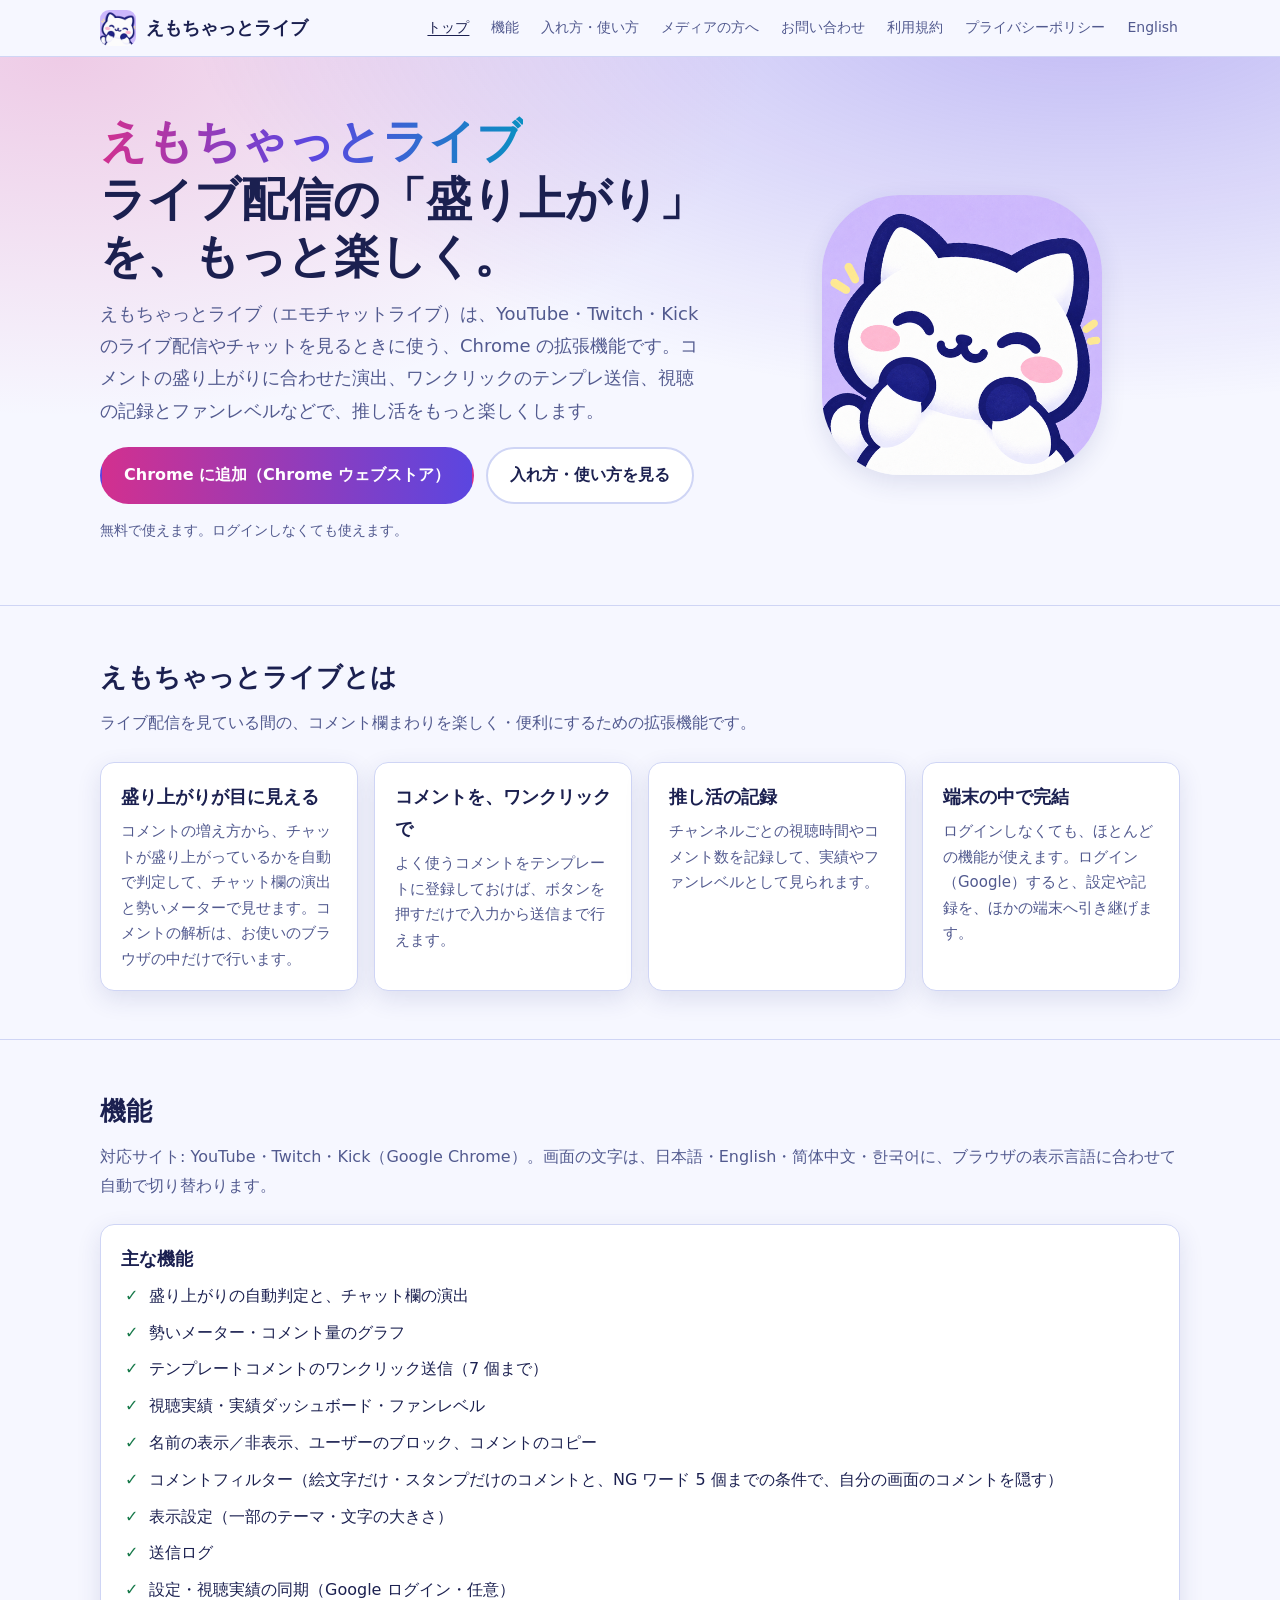
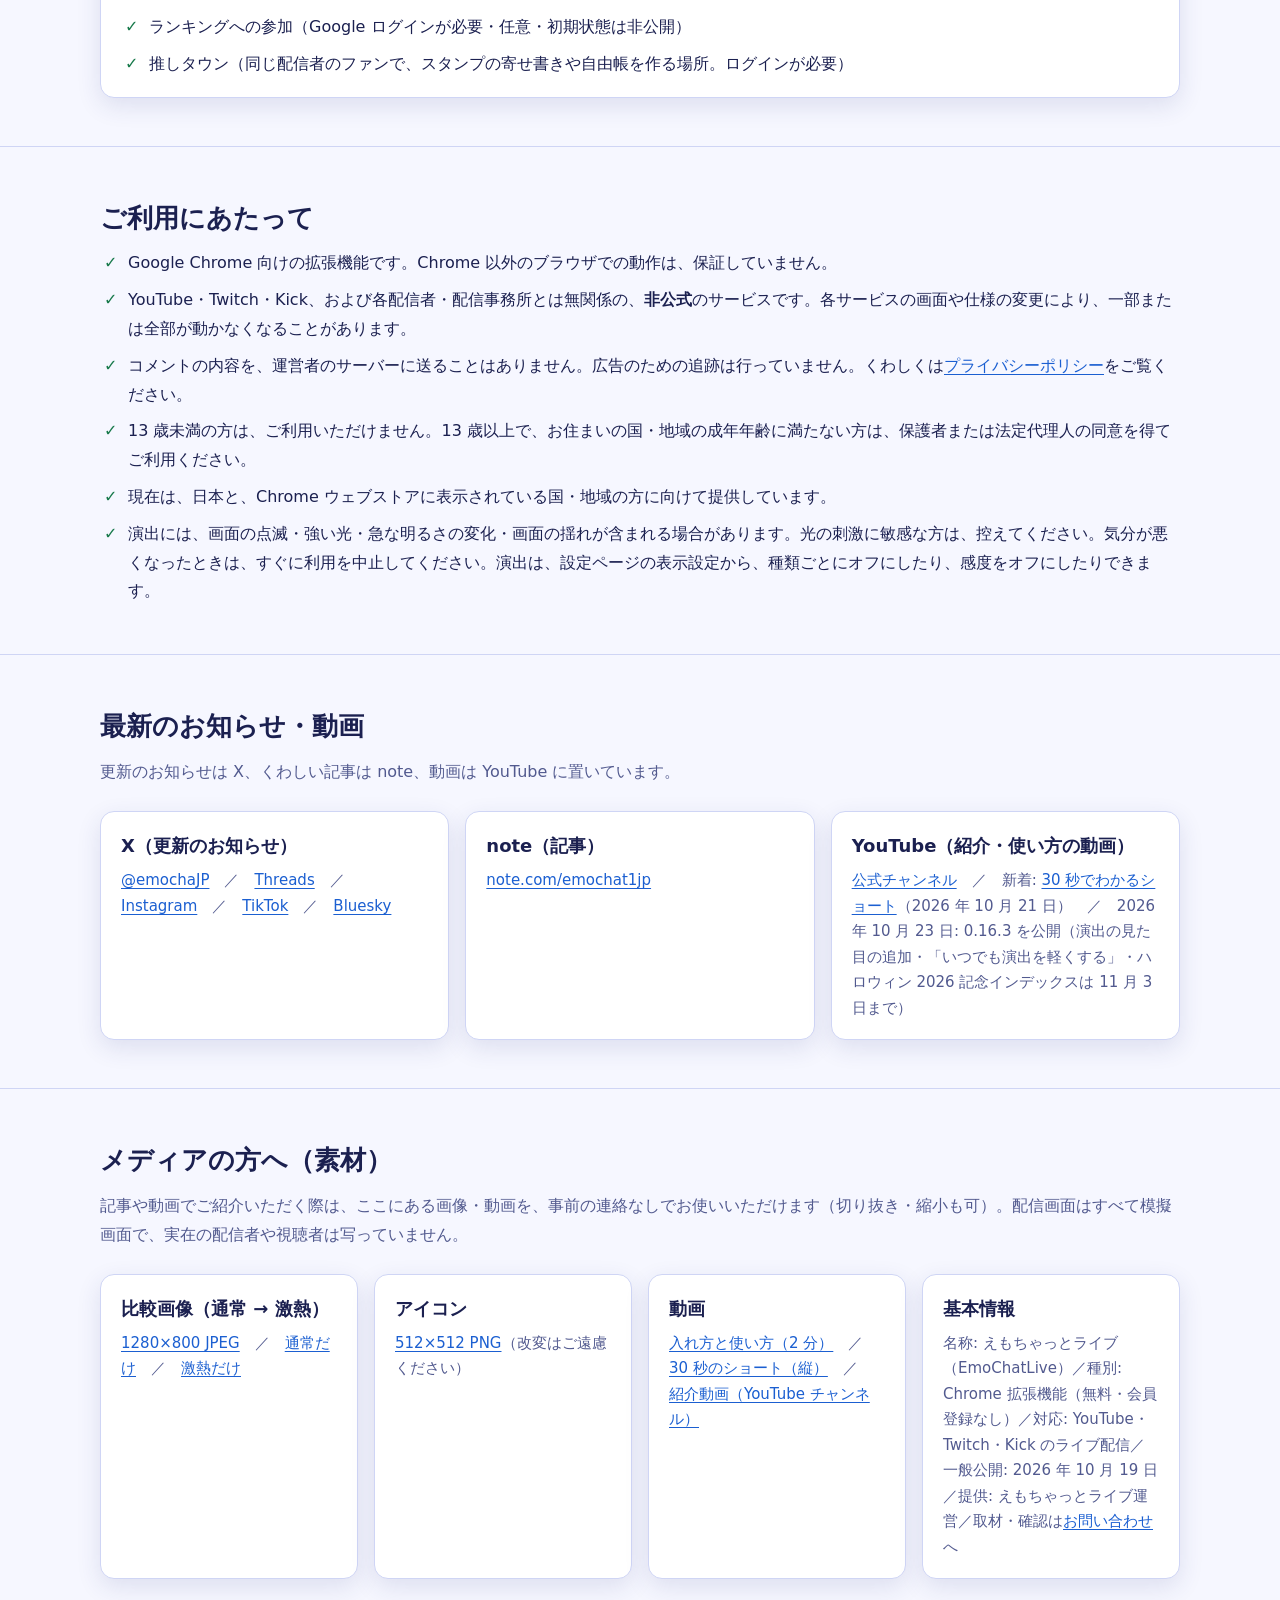
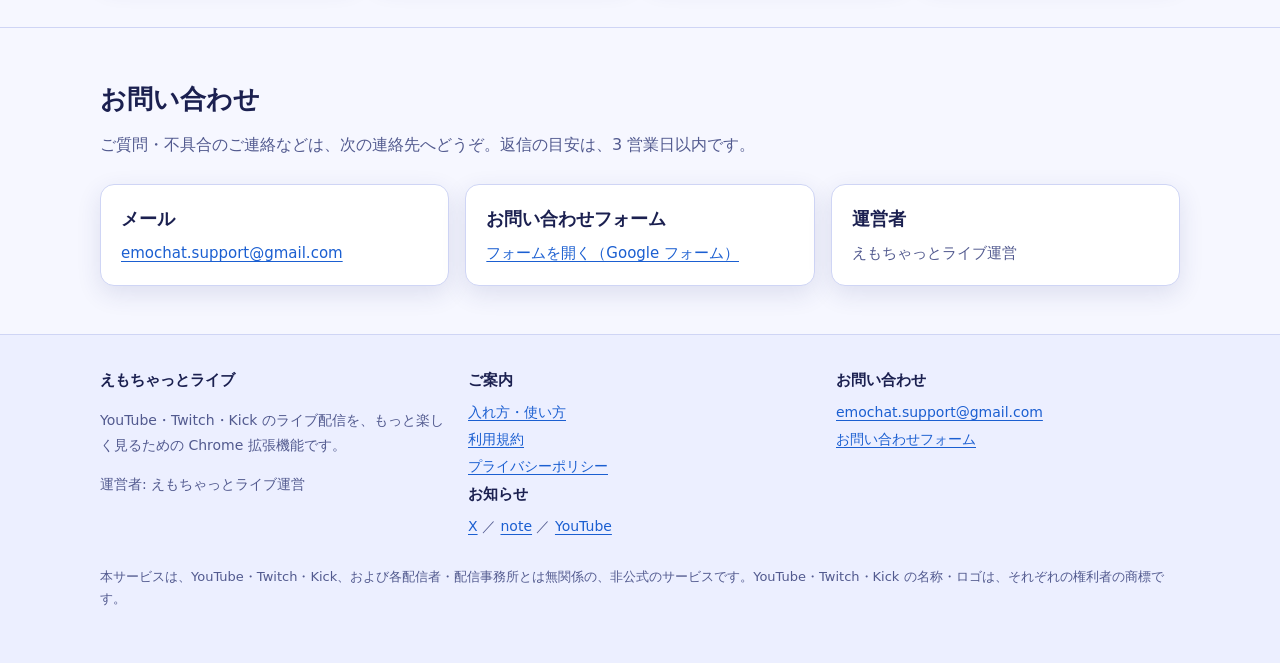
<file: index.html>
<!doctype html>
<html lang="ja">
<head>
<meta charset="utf-8">
<meta name="viewport" content="width=device-width, initial-scale=1">
<meta name="google-site-verification" content="KepsqRYicGoGAo3bhRqk8QvxzoFtcmB6B_BzZNCmtBs">
<title>えもちゃっとライブ｜YouTube・Twitch・Kick のライブ配信のチャット欄が光る Chrome 拡張機能（無料）</title>
<meta name="description" content="YouTube・Twitch・Kick のライブ配信で、コメントが盛り上がるとチャット欄が光り、紙吹雪や花火が出る無料の Chrome 拡張機能「えもちゃっとライブ」（エモチャットライブ）の公式サイト。勢い表示・テンプレ送信・弾幕・名前非表示・推し活の記録まで、会員登録なしで使えます。">
<meta property="og:title" content="えもちゃっとライブ｜ライブ配信のチャット欄が光る Chrome 拡張機能（無料）">
<meta property="og:description" content="YouTube・Twitch・Kick のライブ配信で、コメントが盛り上がるとチャット欄が光り、紙吹雪や花火が出る無料の Chrome 拡張機能「えもちゃっとライブ」（エモチャットライブ）の公式サイト。勢い表示・テンプレ送信・弾幕・名前非表示・推し活の記録まで、会員登録なしで使えます。">
<meta property="og:type" content="website">
<meta property="og:image" content="https://shijou1019-netizen.github.io/emochatlive/assets/og-image.jpg">
<meta property="og:image:width" content="1200">
<meta property="og:image:height" content="630">
<meta property="og:url" content="https://shijou1019-netizen.github.io/emochatlive/">
<meta property="og:site_name" content="えもちゃっとライブ">
<meta name="twitter:card" content="summary_large_image">
<meta name="twitter:site" content="@emochaJP">
<meta name="theme-color" content="#0b1030">
<link rel="icon" type="image/png" href="assets/favicon.png">
<link rel="apple-touch-icon" href="assets/apple-touch-icon.png">
<link rel="canonical" href="https://shijou1019-netizen.github.io/emochatlive/">
<link rel="alternate" hreflang="ja" href="https://shijou1019-netizen.github.io/emochatlive/">
<link rel="alternate" hreflang="en" href="https://shijou1019-netizen.github.io/emochatlive/en/">
<script type="application/ld+json">
{
  "@context": "https://schema.org",
  "@type": "SoftwareApplication",
  "name": "えもちゃっとライブ",
  "alternateName": ["EmoChatLive", "エモチャットライブ"],
  "operatingSystem": "Chrome",
  "applicationCategory": "BrowserApplication",
  "datePublished": "2026-10-19",
  "inLanguage": "ja",
  "url": "https://shijou1019-netizen.github.io/emochatlive/",
  "installUrl": "https://chromewebstore.google.com/detail/ccmgnfeochdpmiliekmijnaieobbimhi",
  "offers": { "@type": "Offer", "price": "0", "priceCurrency": "JPY" },
  "description": "YouTube・Twitch・Kick のライブ配信で、コメントが盛り上がるとチャット欄が光り、紙吹雪や花火が出る無料の Chrome 拡張機能。勢い表示・テンプレ送信・弾幕・名前非表示・推し活の記録。会員登録なし。"
}
</script>
<link rel="stylesheet" href="assets/site.css">

</head>
<body>
<a class="skip" href="#main">本文へ移動</a>
<header class="site-header">
  <div class="wrap">
    <a class="brand" href="index.html"><img src="assets/apple-touch-icon.png" alt="" width="36" height="36">えもちゃっとライブ</a>
    <nav class="site-nav" aria-label="サイト内メニュー"><a href="index.html" aria-current="page">トップ</a><a href="index.html#features">機能</a><a href="guide.html">入れ方・使い方</a><a href="index.html#presskit">メディアの方へ</a><a href="index.html#contact">お問い合わせ</a><a href="terms.html">利用規約</a><a href="privacy.html">プライバシーポリシー</a><a href="en/index.html" lang="en">English</a></nav>
  </div>
</header>
<main id="main">

<section class="hero">
  <div class="wrap">
    <div>
      <h1><span class="grad">えもちゃっとライブ</span><br>ライブ配信の「盛り上がり」を、もっと楽しく。</h1>
      <p class="lead">えもちゃっとライブ（エモチャットライブ）は、YouTube・Twitch・Kick のライブ配信やチャットを見るときに使う、Chrome の拡張機能です。コメントの盛り上がりに合わせた演出、ワンクリックのテンプレ送信、視聴の記録とファンレベルなどで、推し活をもっと楽しくします。</p>
      <div class="cta">
        <a class="btn primary" href="https://chromewebstore.google.com/detail/ccmgnfeochdpmiliekmijnaieobbimhi" rel="noopener">Chrome に追加（Chrome ウェブストア）</a>
        <a class="btn ghost" href="guide.html">入れ方・使い方を見る</a>
      </div>
      <p class="note">無料で使えます。ログインしなくても使えます。</p>
      <div class="phone-note" role="note">
        <p class="phone-title">スマホでご覧の方へ</p>
        <p>えもちゃっとライブは、パソコンの Chrome に入れて使う拡張機能です。スマホやタブレットには入れられません。PC の Chrome で「<strong>えもちゃっとライブ</strong>」と検索すると、すぐに見つかります。</p>
        <p><a class="btn ghost" href="mailto:?subject=%E3%81%88%E3%82%82%E3%81%A1%E3%82%83%E3%81%A3%E3%81%A8%E3%83%A9%E3%82%A4%E3%83%96%EF%BC%88PC%20%E3%81%A7%E9%96%8B%E3%81%8F%EF%BC%89&amp;body=PC%20%E3%81%AE%20Chrome%20%E3%81%A7%E9%96%8B%E3%81%84%E3%81%A6%E3%81%8F%E3%81%A0%E3%81%95%E3%81%84%E3%80%82%0Ahttps%3A%2F%2Fshijou1019-netizen.github.io%2Femochatlive%2Fguide.html">このページを自分あてにメールで送る</a></p>
      </div>
    </div>
    <img class="icon" src="assets/icon-512.png" alt="えもちゃっとライブのアイコン" width="280" height="280">
  </div>
</section>

<section class="block" id="about">
  <div class="wrap">
    <h2>えもちゃっとライブとは</h2>
    <p class="sub">ライブ配信を見ている間の、コメント欄まわりを楽しく・便利にするための拡張機能です。</p>
    <div class="cards">
      <div class="card"><h3>盛り上がりが目に見える</h3><p>コメントの増え方から、チャットが盛り上がっているかを自動で判定して、チャット欄の演出と勢いメーターで見せます。コメントの解析は、お使いのブラウザの中だけで行います。</p></div>
      <div class="card"><h3>コメントを、ワンクリックで</h3><p>よく使うコメントをテンプレートに登録しておけば、ボタンを押すだけで入力から送信まで行えます。</p></div>
      <div class="card"><h3>推し活の記録</h3><p>チャンネルごとの視聴時間やコメント数を記録して、実績やファンレベルとして見られます。</p></div>
      <div class="card"><h3>端末の中で完結</h3><p>ログインしなくても、ほとんどの機能が使えます。ログイン（Google）すると、設定や記録を、ほかの端末へ引き継げます。</p></div>
    </div>
  </div>
</section>

<section class="block" id="features">
  <div class="wrap">
    <h2>機能</h2>
    <p class="sub">対応サイト: YouTube・Twitch・Kick（Google Chrome）。画面の文字は、日本語・English・简体中文・한국어に、ブラウザの表示言語に合わせて自動で切り替わります。</p>
    <div class="cards">
      <div class="card">
        <h3>主な機能</h3>
        <ul class="check">
          <li>盛り上がりの自動判定と、チャット欄の演出</li>
          <li>勢いメーター・コメント量のグラフ</li>
          <li>テンプレートコメントのワンクリック送信（7 個まで）</li>
          <li>視聴実績・実績ダッシュボード・ファンレベル</li>
          <li>名前の表示／非表示、ユーザーのブロック、コメントのコピー</li>
          <li>コメントフィルター（絵文字だけ・スタンプだけのコメントと、NG ワード 5 個までの条件で、自分の画面のコメントを隠す）</li>
          <li>表示設定（一部のテーマ・文字の大きさ）</li>
          <li>送信ログ</li>
          <li>設定・視聴実績の同期（Google ログイン・任意）</li>
          <li>ランキングへの参加（Google ログインが必要・任意・初期状態は非公開）</li>
          <li>推しタウン（同じ配信者のファンで、スタンプの寄せ書きや自由帳を作る場所。ログインが必要）</li>
        </ul>
      </div>
    </div>
  </div>
</section>

<section class="block" id="notes">
  <div class="wrap">
    <h2>ご利用にあたって</h2>
    <ul class="check">
      <li>Google Chrome 向けの拡張機能です。Chrome 以外のブラウザでの動作は、保証していません。</li>
      <li>YouTube・Twitch・Kick、および各配信者・配信事務所とは無関係の、<strong>非公式</strong>のサービスです。各サービスの画面や仕様の変更により、一部または全部が動かなくなることがあります。</li>
      <li>コメントの内容を、運営者のサーバーに送ることはありません。広告のための追跡は行っていません。くわしくは<a href="privacy.html">プライバシーポリシー</a>をご覧ください。</li>
      <li>13 歳未満の方は、ご利用いただけません。13 歳以上で、お住まいの国・地域の成年年齢に満たない方は、保護者または法定代理人の同意を得てご利用ください。</li>
      <li>現在は、日本と、Chrome ウェブストアに表示されている国・地域の方に向けて提供しています。</li>
      <li>演出には、画面の点滅・強い光・急な明るさの変化・画面の揺れが含まれる場合があります。光の刺激に敏感な方は、控えてください。気分が悪くなったときは、すぐに利用を中止してください。演出は、設定ページの表示設定から、種類ごとにオフにしたり、感度をオフにしたりできます。</li>
    </ul>
  </div>
</section>

<section class="block" id="news">
  <div class="wrap">
    <h2>最新のお知らせ・動画</h2>
    <p class="sub">更新のお知らせは X、くわしい記事は note、動画は YouTube に置いています。</p>
    <div class="cards">
      <div class="card"><h3>X（更新のお知らせ）</h3><p><a href="https://x.com/emochaJP" rel="noopener">@emochaJP</a>　／　<a href="https://www.threads.com/@emochajp" rel="noopener">Threads</a>　／　<a href="https://www.instagram.com/emochajp/" rel="noopener">Instagram</a>　／　<a href="https://www.tiktok.com/@emochajp" rel="noopener">TikTok</a>　／　<a href="https://bsky.app/profile/emochajp.bsky.social" rel="noopener">Bluesky</a></p></div>
      <div class="card"><h3>note（記事）</h3><p><a href="https://note.com/emochat1jp" rel="noopener">note.com/emochat1jp</a></p></div>
      <div class="card"><h3>YouTube（紹介・使い方の動画）</h3><p><a href="https://www.youtube.com/channel/UCHvUQa8JIJ85x5aRddIYgwg" rel="noopener">公式チャンネル</a>　／　新着: <a href="https://youtube.com/shorts/TvB9WoNJ7nE" rel="noopener">30 秒でわかるショート</a>（2026 年 10 月 21 日）　／　2026 年 10 月 23 日: 0.16.3 を公開（演出の見た目の追加・「いつでも演出を軽くする」・ハロウィン 2026 記念インデックスは 11 月 3 日まで）</p></div>
    </div>
  </div>
</section>

<section class="block" id="presskit">
  <div class="wrap">
    <h2>メディアの方へ（素材）</h2>
    <p class="sub">記事や動画でご紹介いただく際は、ここにある画像・動画を、事前の連絡なしでお使いいただけます（切り抜き・縮小も可）。配信画面はすべて模擬画面で、実在の配信者や視聴者は写っていません。</p>
    <div class="cards">
      <div class="card"><h3>比較画像（通常 → 激熱）</h3><p><a href="assets/press/compare-1280x800.jpg">1280×800 JPEG</a>　／　<a href="assets/press/normal-1280x800.jpg">通常だけ</a>　／　<a href="assets/press/hot-1280x800.jpg">激熱だけ</a></p></div>
      <div class="card"><h3>アイコン</h3><p><a href="assets/press/icon-512.png">512×512 PNG</a>（改変はご遠慮ください）</p></div>
      <div class="card"><h3>動画</h3><p><a href="https://youtu.be/KnV9Jp4dKCM" rel="noopener">入れ方と使い方（2 分）</a>　／　<a href="https://youtube.com/shorts/TvB9WoNJ7nE" rel="noopener">30 秒のショート（縦）</a>　／　<a href="https://www.youtube.com/channel/UCHvUQa8JIJ85x5aRddIYgwg" rel="noopener">紹介動画（YouTube チャンネル）</a></p></div>
      <div class="card"><h3>基本情報</h3><p>名称: えもちゃっとライブ（EmoChatLive）／種別: Chrome 拡張機能（無料・会員登録なし）／対応: YouTube・Twitch・Kick のライブ配信／一般公開: 2026 年 10 月 19 日／提供: えもちゃっとライブ運営／取材・確認は<a href="#contact">お問い合わせ</a>へ</p></div>
    </div>
  </div>
</section>

<section class="block" id="contact">
  <div class="wrap">
    <h2>お問い合わせ</h2>
    <p class="sub">ご質問・不具合のご連絡などは、次の連絡先へどうぞ。返信の目安は、3 営業日以内です。</p>
    <div class="cards">
      <div class="card"><h3>メール</h3><p><a href="mailto:emochat.support@gmail.com">emochat.support@gmail.com</a></p></div>
      <div class="card"><h3>お問い合わせフォーム</h3><p><a href="https://forms.gle/gG2bjkBKoV6GZP6CA" rel="noopener">フォームを開く（Google フォーム）</a></p></div>
      <div class="card"><h3>運営者</h3><p>えもちゃっとライブ運営</p></div>
    </div>
  </div>
</section>

</main>
<footer class="site-footer">
  <div class="wrap">
    <div class="cols">
      <div>
        <h2>えもちゃっとライブ</h2>
        <p>YouTube・Twitch・Kick のライブ配信を、もっと楽しく見るための Chrome 拡張機能です。</p>
        <p>運営者: えもちゃっとライブ運営</p>
      </div>
      <div>
        <h2>ご案内</h2>
        <ul>
          <li><a href="guide.html">入れ方・使い方</a></li>
          <li><a href="terms.html">利用規約</a></li>
          <li><a href="privacy.html">プライバシーポリシー</a></li>
        </ul>
        <h2>お知らせ</h2>
        <ul>
          <li><a href="https://x.com/emochaJP" rel="noopener">X</a> ／ <a href="https://note.com/emochat1jp" rel="noopener">note</a> ／ <a href="https://www.youtube.com/channel/UCHvUQa8JIJ85x5aRddIYgwg" rel="noopener">YouTube</a></li>
        </ul>
      </div>
      <div>
        <h2>お問い合わせ</h2>
        <ul>
          <li><a href="mailto:emochat.support@gmail.com">emochat.support@gmail.com</a></li>
          <li><a href="https://forms.gle/gG2bjkBKoV6GZP6CA" rel="noopener">お問い合わせフォーム</a></li>
        </ul>
      </div>
    </div>
    <p class="legal-note">本サービスは、YouTube・Twitch・Kick、および各配信者・配信事務所とは無関係の、非公式のサービスです。YouTube・Twitch・Kick の名称・ロゴは、それぞれの権利者の商標です。</p>
  </div>
</footer>
</body>
</html>
</file>
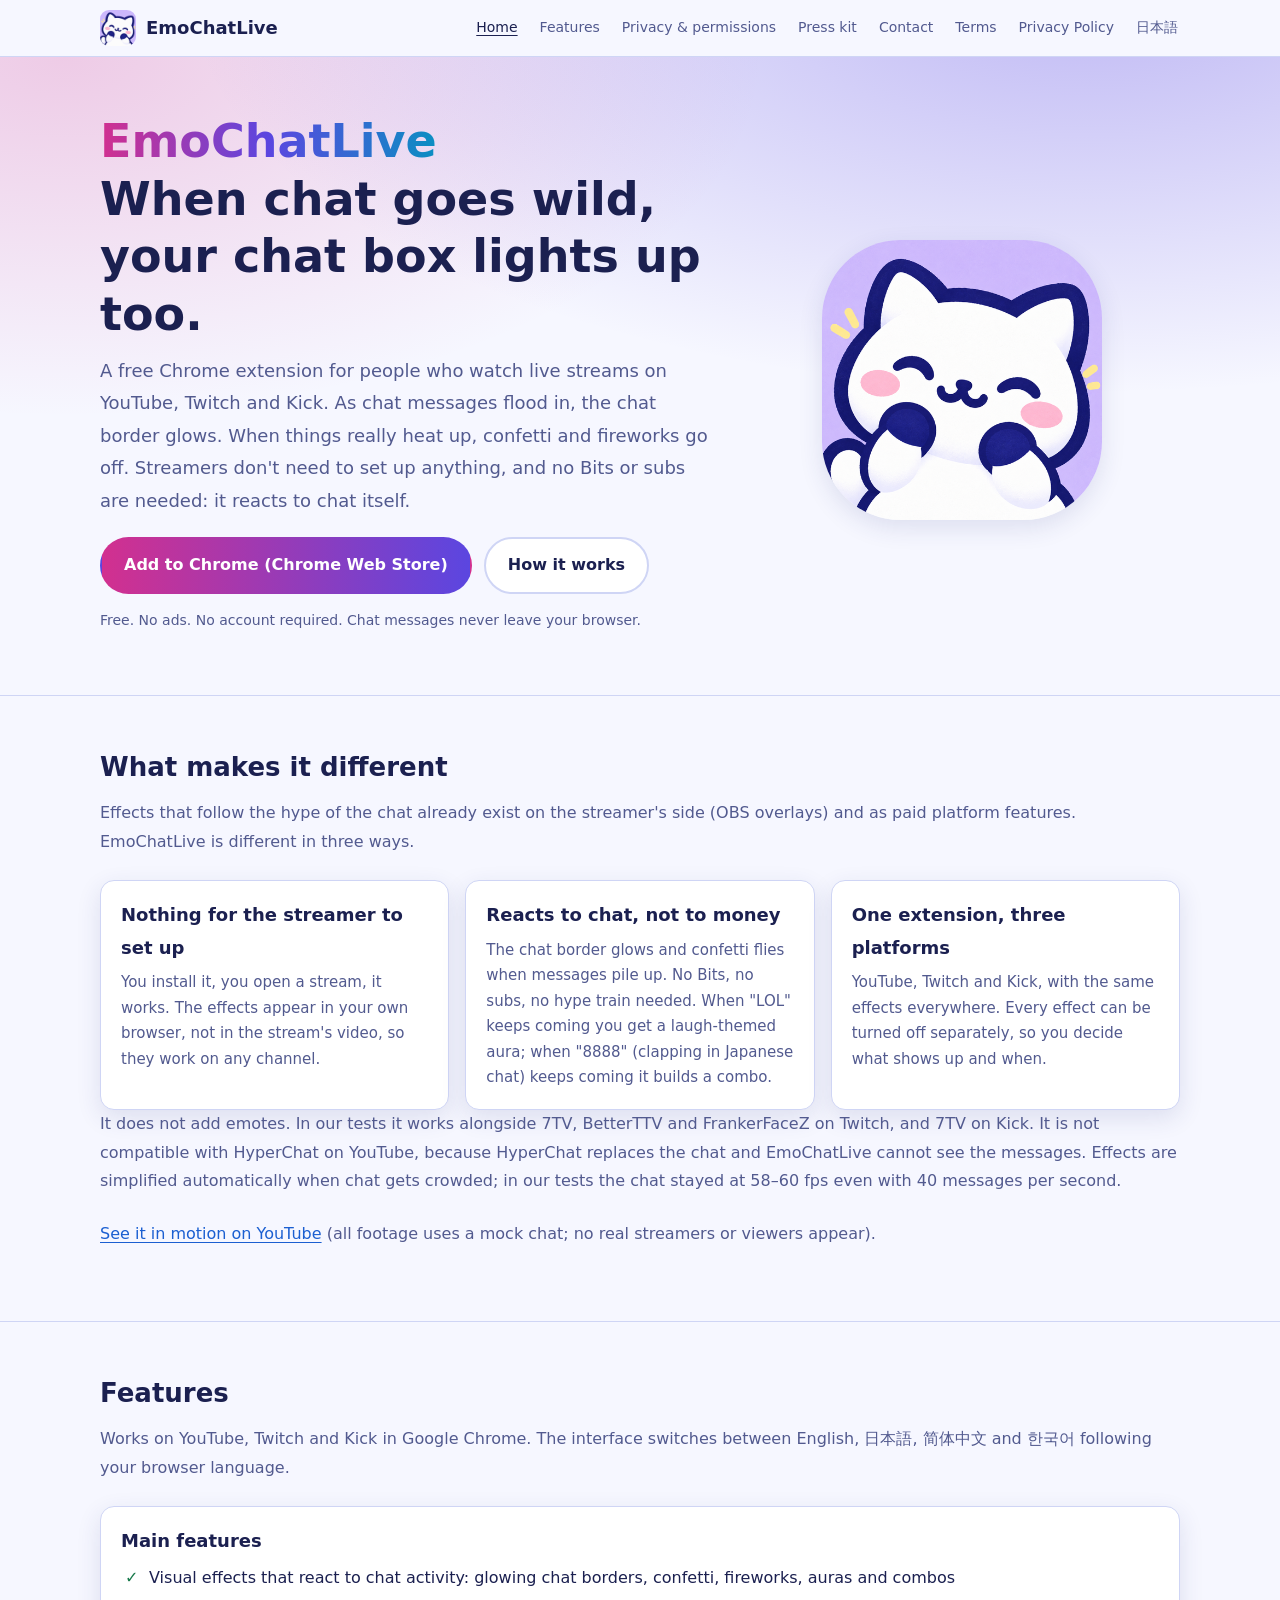
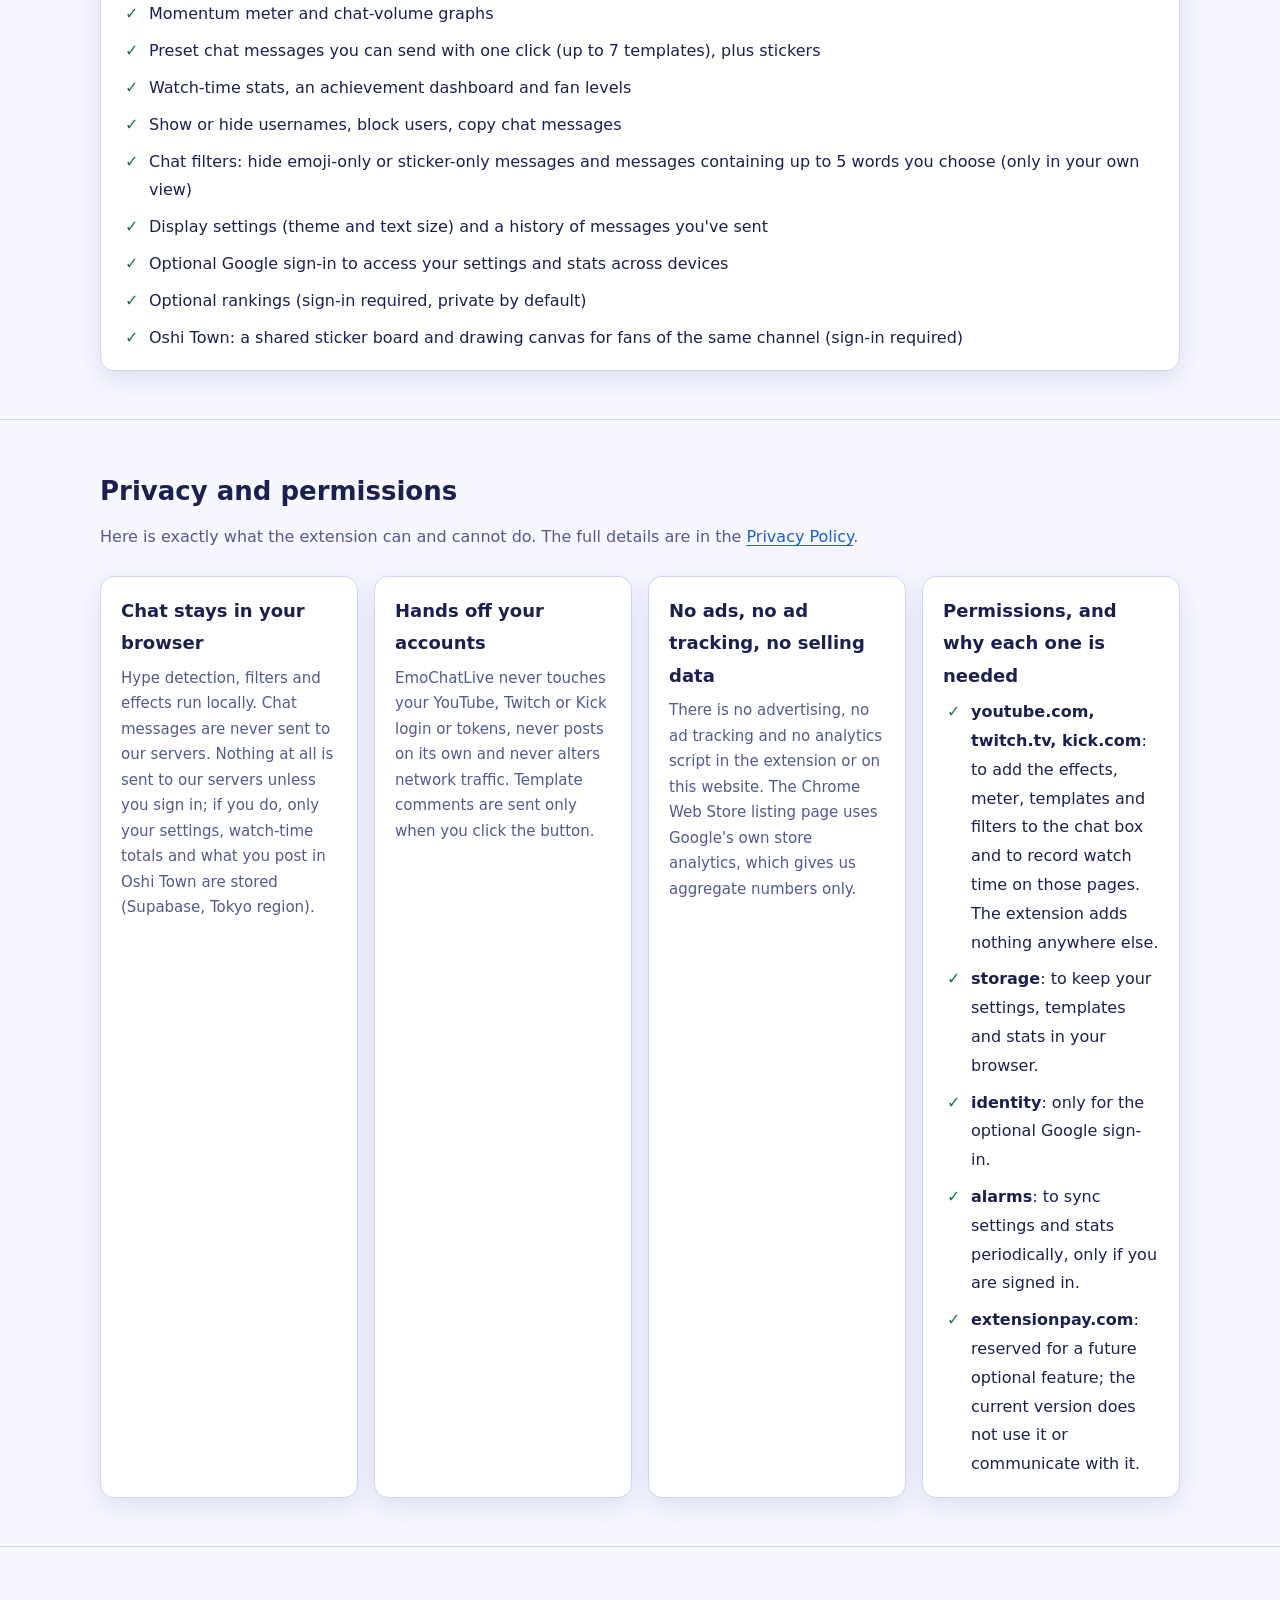
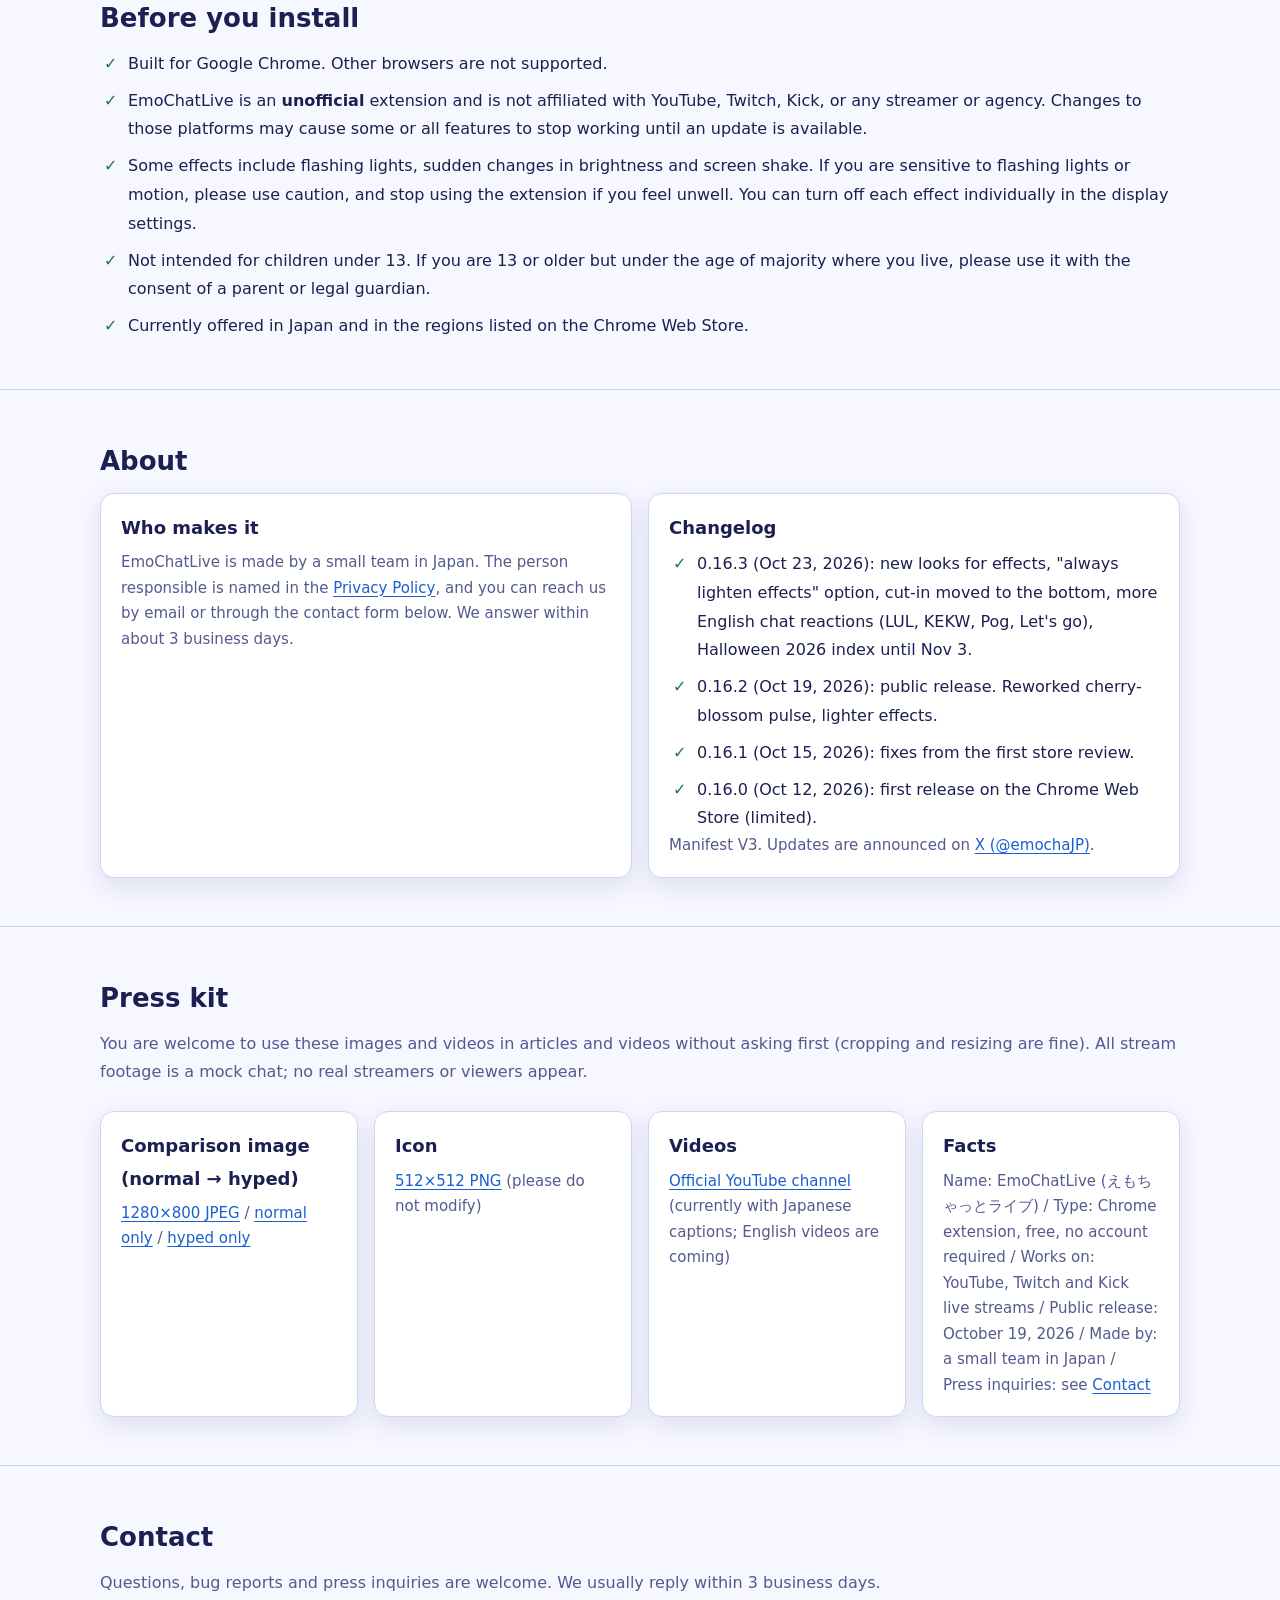
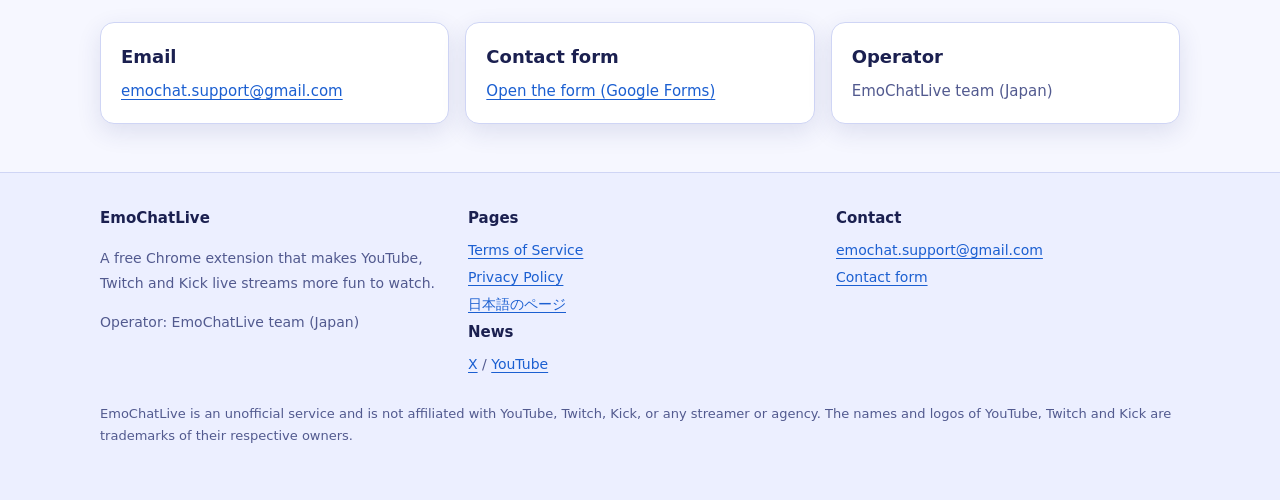
<file: en/index.html>
<!doctype html>
<html lang="en">
<head>
<meta charset="utf-8">
<meta name="viewport" content="width=device-width, initial-scale=1">
<title>EmoChatLive | Free Chrome extension that makes YouTube, Twitch and Kick chat light up with the hype</title>
<meta name="description" content="When chat goes wild, your chat box lights up. EmoChatLive is a free Chrome extension for YouTube, Twitch and Kick live streams: glowing chat borders, confetti, fireworks, one-click chat templates and fan stats. No account needed, nothing for the streamer to set up.">
<meta property="og:title" content="EmoChatLive | When chat goes wild, your chat box lights up">
<meta property="og:description" content="Free Chrome extension for YouTube, Twitch and Kick live streams. Hype effects, one-click chat templates and fan stats. No account needed.">
<meta property="og:type" content="website">
<meta property="og:image" content="https://shijou1019-netizen.github.io/emochatlive/assets/og-image.jpg">
<meta property="og:image:width" content="1200">
<meta property="og:image:height" content="630">
<meta property="og:url" content="https://shijou1019-netizen.github.io/emochatlive/en/">
<meta property="og:site_name" content="EmoChatLive">
<meta name="twitter:card" content="summary_large_image">
<meta name="twitter:site" content="@emochaJP">
<meta name="theme-color" content="#0b1030">
<link rel="icon" type="image/png" href="../assets/favicon.png">
<link rel="apple-touch-icon" href="../assets/apple-touch-icon.png">
<link rel="canonical" href="https://shijou1019-netizen.github.io/emochatlive/en/">
<link rel="alternate" hreflang="ja" href="https://shijou1019-netizen.github.io/emochatlive/">
<link rel="alternate" hreflang="en" href="https://shijou1019-netizen.github.io/emochatlive/en/">
<script type="application/ld+json">
{
  "@context": "https://schema.org",
  "@type": "SoftwareApplication",
  "name": "EmoChatLive",
  "alternateName": "えもちゃっとライブ",
  "operatingSystem": "Chrome",
  "applicationCategory": "BrowserApplication",
  "datePublished": "2026-10-19",
  "inLanguage": "en",
  "url": "https://shijou1019-netizen.github.io/emochatlive/en/",
  "installUrl": "https://chromewebstore.google.com/detail/ccmgnfeochdpmiliekmijnaieobbimhi",
  "offers": { "@type": "Offer", "price": "0", "priceCurrency": "USD" },
  "description": "Free Chrome extension for YouTube, Twitch and Kick live streams. When chat goes wild, the chat box glows and confetti and fireworks go off. One-click chat templates and fan stats. No account needed."
}
</script>
<link rel="stylesheet" href="../assets/site.css">
</head>
<body>
<a class="skip" href="#main">Skip to content</a>
<header class="site-header">
  <div class="wrap">
    <a class="brand" href="index.html"><img src="../assets/apple-touch-icon.png" alt="" width="36" height="36">EmoChatLive</a>
    <nav class="site-nav" aria-label="Site menu"><a href="index.html" aria-current="page">Home</a><a href="index.html#features">Features</a><a href="index.html#trust">Privacy &amp; permissions</a><a href="index.html#press">Press kit</a><a href="index.html#contact">Contact</a><a href="terms.html">Terms</a><a href="privacy.html">Privacy Policy</a><a href="../index.html" lang="ja">日本語</a></nav>
  </div>
</header>
<main id="main">

<section class="hero">
  <div class="wrap">
    <div>
      <h1><span class="grad">EmoChatLive</span><br>When chat goes wild, your chat box lights up too.</h1>
      <p class="lead">A free Chrome extension for people who watch live streams on YouTube, Twitch and Kick. As chat messages flood in, the chat border glows. When things really heat up, confetti and fireworks go off. Streamers don't need to set up anything, and no Bits or subs are needed: it reacts to chat itself.</p>
      <div class="cta">
        <a class="btn primary" href="https://chromewebstore.google.com/detail/ccmgnfeochdpmiliekmijnaieobbimhi" rel="noopener">Add to Chrome (Chrome Web Store)</a>
        <a class="btn ghost" href="#how">How it works</a>
      </div>
      <p class="note">Free. No ads. No account required. Chat messages never leave your browser.</p>
    </div>
    <img class="icon" src="../assets/icon-512.png" alt="EmoChatLive icon" width="280" height="280">
  </div>
</section>

<section class="block" id="how">
  <div class="wrap">
    <h2>What makes it different</h2>
    <p class="sub">Effects that follow the hype of the chat already exist on the streamer's side (OBS overlays) and as paid platform features. EmoChatLive is different in three ways.</p>
    <div class="cards">
      <div class="card"><h3>Nothing for the streamer to set up</h3><p>You install it, you open a stream, it works. The effects appear in your own browser, not in the stream's video, so they work on any channel.</p></div>
      <div class="card"><h3>Reacts to chat, not to money</h3><p>The chat border glows and confetti flies when messages pile up. No Bits, no subs, no hype train needed. When "LOL" keeps coming you get a laugh-themed aura; when "8888" (clapping in Japanese chat) keeps coming it builds a combo.</p></div>
      <div class="card"><h3>One extension, three platforms</h3><p>YouTube, Twitch and Kick, with the same effects everywhere. Every effect can be turned off separately, so you decide what shows up and when.</p></div>
    </div>
    <p class="sub">It does not add emotes. In our tests it works alongside 7TV, BetterTTV and FrankerFaceZ on Twitch, and 7TV on Kick. It is not compatible with HyperChat on YouTube, because HyperChat replaces the chat and EmoChatLive cannot see the messages. Effects are simplified automatically when chat gets crowded; in our tests the chat stayed at 58–60 fps even with 40 messages per second.</p>
    <p class="sub"><a href="https://www.youtube.com/channel/UCHvUQa8JIJ85x5aRddIYgwg" rel="noopener">See it in motion on YouTube</a> (all footage uses a mock chat; no real streamers or viewers appear).</p>
  </div>
</section>

<section class="block" id="features">
  <div class="wrap">
    <h2>Features</h2>
    <p class="sub">Works on YouTube, Twitch and Kick in Google Chrome. The interface switches between English, 日本語, 简体中文 and 한국어 following your browser language.</p>
    <div class="cards">
      <div class="card">
        <h3>Main features</h3>
        <ul class="check">
          <li>Visual effects that react to chat activity: glowing chat borders, confetti, fireworks, auras and combos</li>
          <li>Momentum meter and chat-volume graphs</li>
          <li>Preset chat messages you can send with one click (up to 7 templates), plus stickers</li>
          <li>Watch-time stats, an achievement dashboard and fan levels</li>
          <li>Show or hide usernames, block users, copy chat messages</li>
          <li>Chat filters: hide emoji-only or sticker-only messages and messages containing up to 5 words you choose (only in your own view)</li>
          <li>Display settings (theme and text size) and a history of messages you've sent</li>
          <li>Optional Google sign-in to access your settings and stats across devices</li>
          <li>Optional rankings (sign-in required, private by default)</li>
          <li>Oshi Town: a shared sticker board and drawing canvas for fans of the same channel (sign-in required)</li>
        </ul>
      </div>
    </div>
  </div>
</section>

<section class="block" id="trust">
  <div class="wrap">
    <h2>Privacy and permissions</h2>
    <p class="sub">Here is exactly what the extension can and cannot do. The full details are in the <a href="privacy.html">Privacy Policy</a>.</p>
    <div class="cards">
      <div class="card"><h3>Chat stays in your browser</h3><p>Hype detection, filters and effects run locally. Chat messages are never sent to our servers. Nothing at all is sent to our servers unless you sign in; if you do, only your settings, watch-time totals and what you post in Oshi Town are stored (Supabase, Tokyo region).</p></div>
      <div class="card"><h3>Hands off your accounts</h3><p>EmoChatLive never touches your YouTube, Twitch or Kick login or tokens, never posts on its own and never alters network traffic. Template comments are sent only when you click the button.</p></div>
      <div class="card"><h3>No ads, no ad tracking, no selling data</h3><p>There is no advertising, no ad tracking and no analytics script in the extension or on this website. The Chrome Web Store listing page uses Google's own store analytics, which gives us aggregate numbers only.</p></div>
      <div class="card">
        <h3>Permissions, and why each one is needed</h3>
        <ul class="check">
          <li><strong>youtube.com, twitch.tv, kick.com</strong>: to add the effects, meter, templates and filters to the chat box and to record watch time on those pages. The extension adds nothing anywhere else.</li>
          <li><strong>storage</strong>: to keep your settings, templates and stats in your browser.</li>
          <li><strong>identity</strong>: only for the optional Google sign-in.</li>
          <li><strong>alarms</strong>: to sync settings and stats periodically, only if you are signed in.</li>
          <li><strong>extensionpay.com</strong>: reserved for a future optional feature; the current version does not use it or communicate with it.</li>
        </ul>
      </div>
    </div>
  </div>
</section>

<section class="block" id="notes">
  <div class="wrap">
    <h2>Before you install</h2>
    <ul class="check">
      <li>Built for Google Chrome. Other browsers are not supported.</li>
      <li>EmoChatLive is an <strong>unofficial</strong> extension and is not affiliated with YouTube, Twitch, Kick, or any streamer or agency. Changes to those platforms may cause some or all features to stop working until an update is available.</li>
      <li>Some effects include flashing lights, sudden changes in brightness and screen shake. If you are sensitive to flashing lights or motion, please use caution, and stop using the extension if you feel unwell. You can turn off each effect individually in the display settings.</li>
      <li>Not intended for children under 13. If you are 13 or older but under the age of majority where you live, please use it with the consent of a parent or legal guardian.</li>
      <li>Currently offered in Japan and in the regions listed on the Chrome Web Store.</li>
    </ul>
  </div>
</section>

<section class="block" id="about">
  <div class="wrap">
    <h2>About</h2>
    <div class="cards">
      <div class="card"><h3>Who makes it</h3><p>EmoChatLive is made by a small team in Japan. The person responsible is named in the <a href="privacy.html">Privacy Policy</a>, and you can reach us by email or through the contact form below. We answer within about 3 business days.</p></div>
      <div class="card"><h3>Changelog</h3><ul class="check"><li>0.16.3 (Oct 23, 2026): new looks for effects, "always lighten effects" option, cut-in moved to the bottom, more English chat reactions (LUL, KEKW, Pog, Let's go), Halloween 2026 index until Nov 3.</li><li>0.16.2 (Oct 19, 2026): public release. Reworked cherry-blossom pulse, lighter effects.</li><li>0.16.1 (Oct 15, 2026): fixes from the first store review.</li><li>0.16.0 (Oct 12, 2026): first release on the Chrome Web Store (limited).</li></ul><p>Manifest V3. Updates are announced on <a href="https://x.com/emochaJP" rel="noopener">X (@emochaJP)</a>.</p></div>
    </div>
  </div>
</section>

<section class="block" id="press">
  <div class="wrap">
    <h2>Press kit</h2>
    <p class="sub">You are welcome to use these images and videos in articles and videos without asking first (cropping and resizing are fine). All stream footage is a mock chat; no real streamers or viewers appear.</p>
    <div class="cards">
      <div class="card"><h3>Comparison image (normal → hyped)</h3><p><a href="../assets/press/compare-1280x800.jpg">1280×800 JPEG</a> / <a href="../assets/press/normal-1280x800.jpg">normal only</a> / <a href="../assets/press/hot-1280x800.jpg">hyped only</a></p></div>
      <div class="card"><h3>Icon</h3><p><a href="../assets/press/icon-512.png">512×512 PNG</a> (please do not modify)</p></div>
      <div class="card"><h3>Videos</h3><p><a href="https://www.youtube.com/channel/UCHvUQa8JIJ85x5aRddIYgwg" rel="noopener">Official YouTube channel</a> (currently with Japanese captions; English videos are coming)</p></div>
      <div class="card"><h3>Facts</h3><p>Name: EmoChatLive (えもちゃっとライブ) / Type: Chrome extension, free, no account required / Works on: YouTube, Twitch and Kick live streams / Public release: October 19, 2026 / Made by: a small team in Japan / Press inquiries: see <a href="#contact">Contact</a></p></div>
    </div>
  </div>
</section>

<section class="block" id="contact">
  <div class="wrap">
    <h2>Contact</h2>
    <p class="sub">Questions, bug reports and press inquiries are welcome. We usually reply within 3 business days.</p>
    <div class="cards">
      <div class="card"><h3>Email</h3><p><a href="mailto:emochat.support@gmail.com">emochat.support@gmail.com</a></p></div>
      <div class="card"><h3>Contact form</h3><p><a href="https://forms.gle/gG2bjkBKoV6GZP6CA" rel="noopener">Open the form (Google Forms)</a></p></div>
      <div class="card"><h3>Operator</h3><p>EmoChatLive team (Japan)</p></div>
    </div>
  </div>
</section>

</main>
<footer class="site-footer">
  <div class="wrap">
    <div class="cols">
      <div>
        <h2>EmoChatLive</h2>
        <p>A free Chrome extension that makes YouTube, Twitch and Kick live streams more fun to watch.</p>
        <p>Operator: EmoChatLive team (Japan)</p>
      </div>
      <div>
        <h2>Pages</h2>
        <ul>
          <li><a href="terms.html">Terms of Service</a></li>
          <li><a href="privacy.html">Privacy Policy</a></li>
          <li><a href="../index.html" lang="ja">日本語のページ</a></li>
        </ul>
        <h2>News</h2>
        <ul>
          <li><a href="https://x.com/emochaJP" rel="noopener">X</a> / <a href="https://www.youtube.com/channel/UCHvUQa8JIJ85x5aRddIYgwg" rel="noopener">YouTube</a></li>
        </ul>
      </div>
      <div>
        <h2>Contact</h2>
        <ul>
          <li><a href="mailto:emochat.support@gmail.com">emochat.support@gmail.com</a></li>
          <li><a href="https://forms.gle/gG2bjkBKoV6GZP6CA" rel="noopener">Contact form</a></li>
        </ul>
      </div>
    </div>
    <p class="legal-note">EmoChatLive is an unofficial service and is not affiliated with YouTube, Twitch, Kick, or any streamer or agency. The names and logos of YouTube, Twitch and Kick are trademarks of their respective owners.</p>
  </div>
</footer>
</body>
</html>
</file>
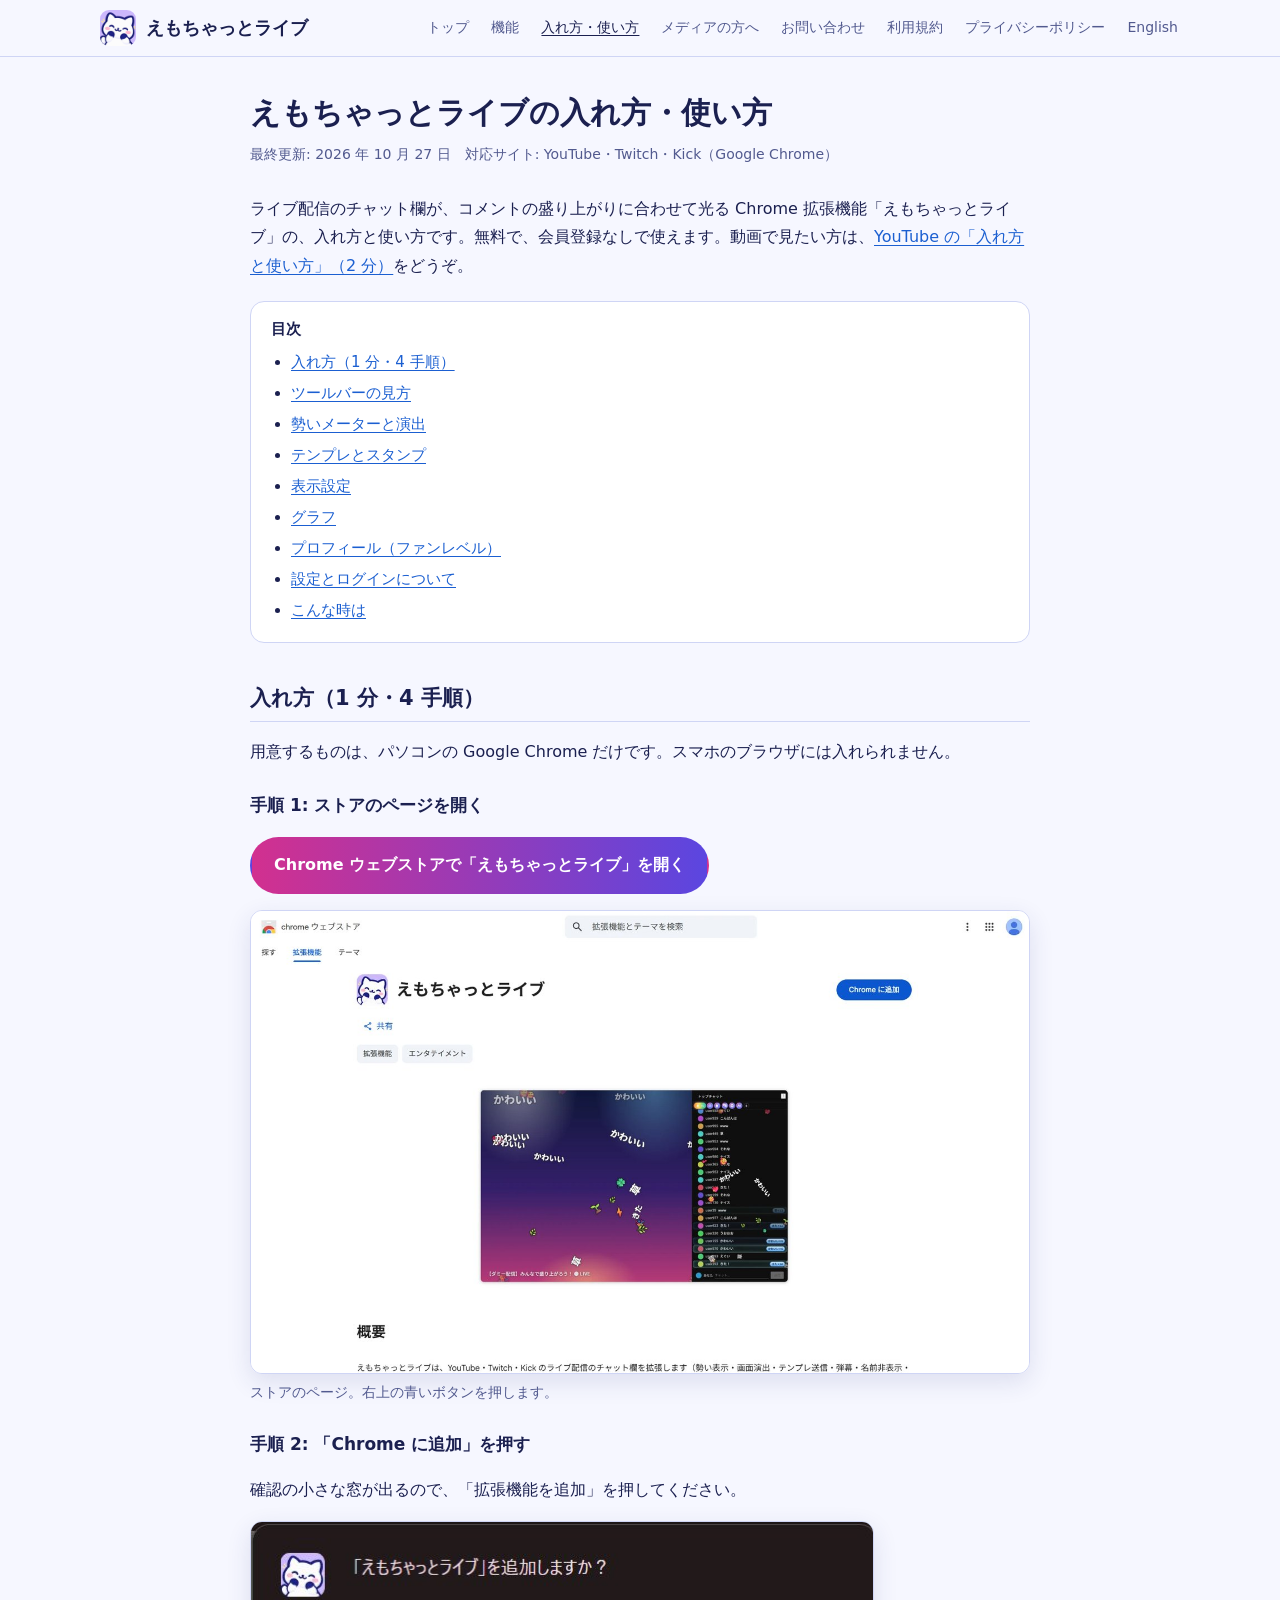
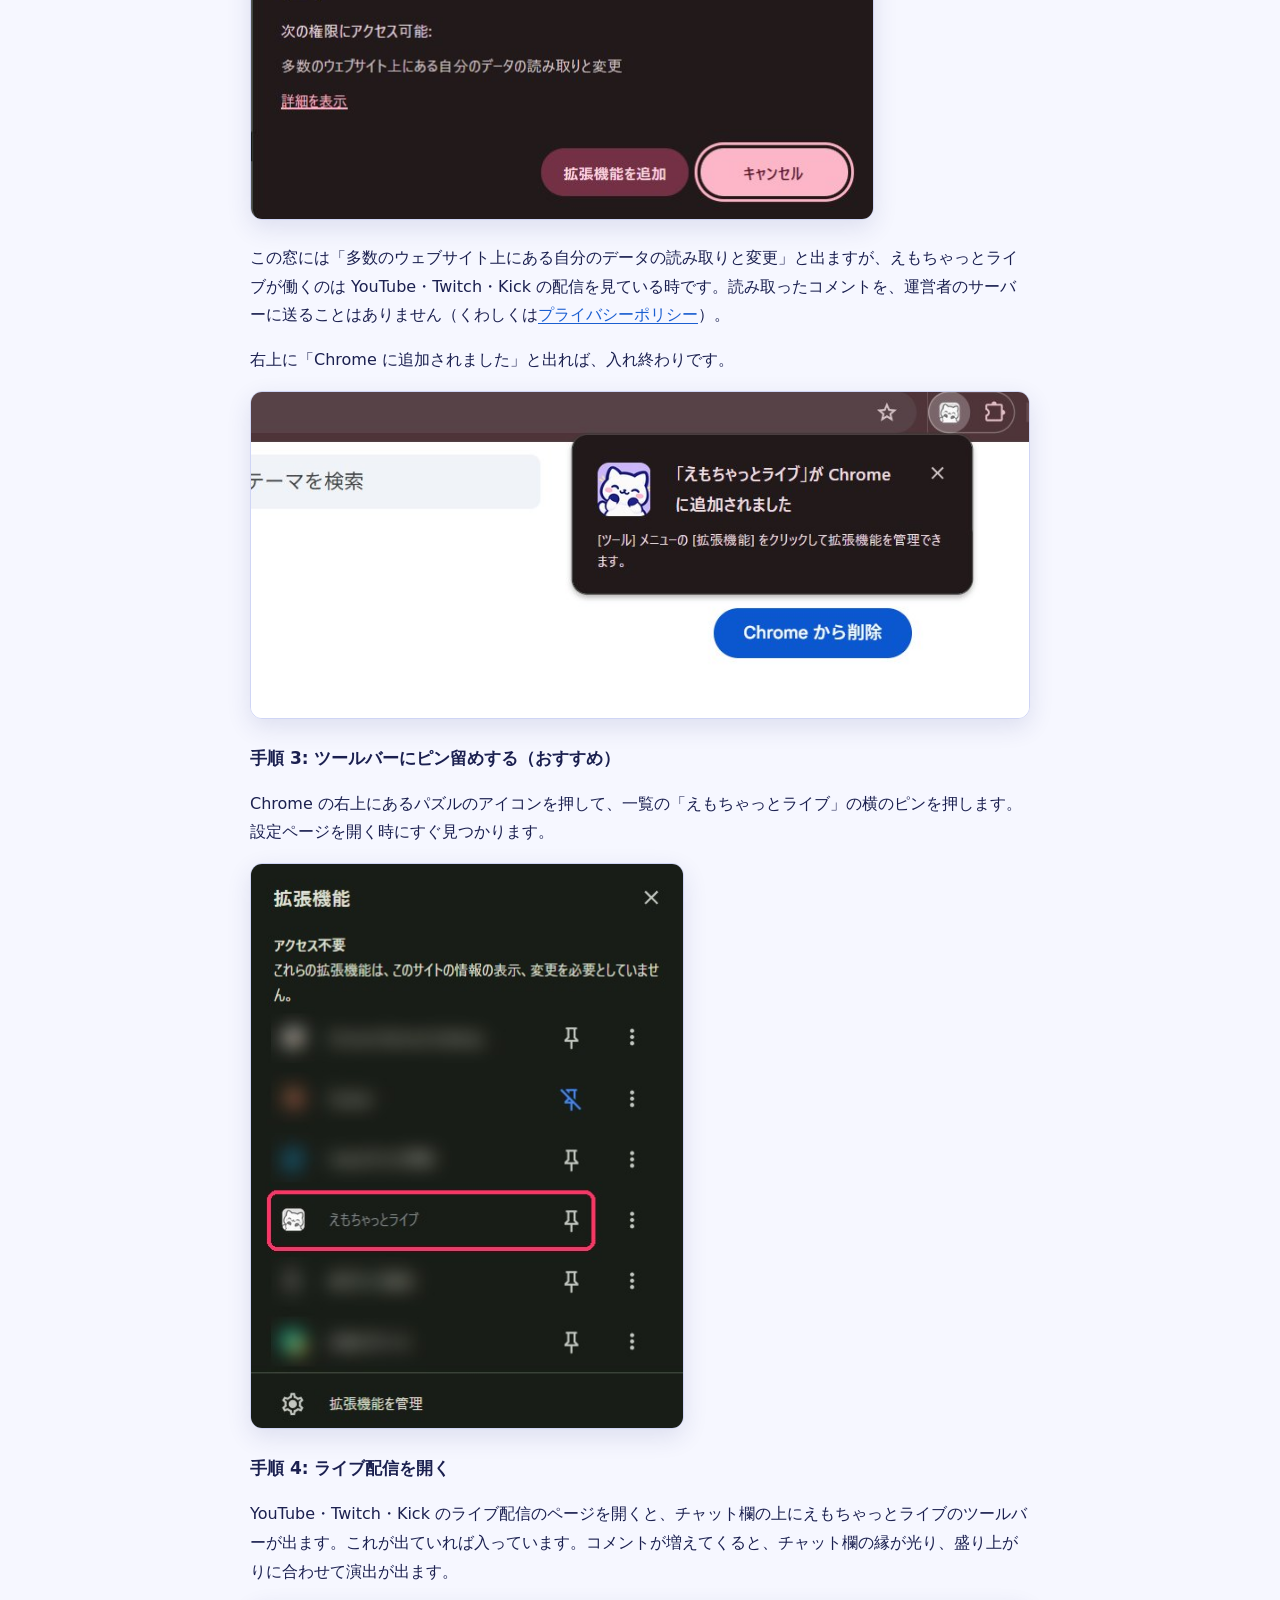
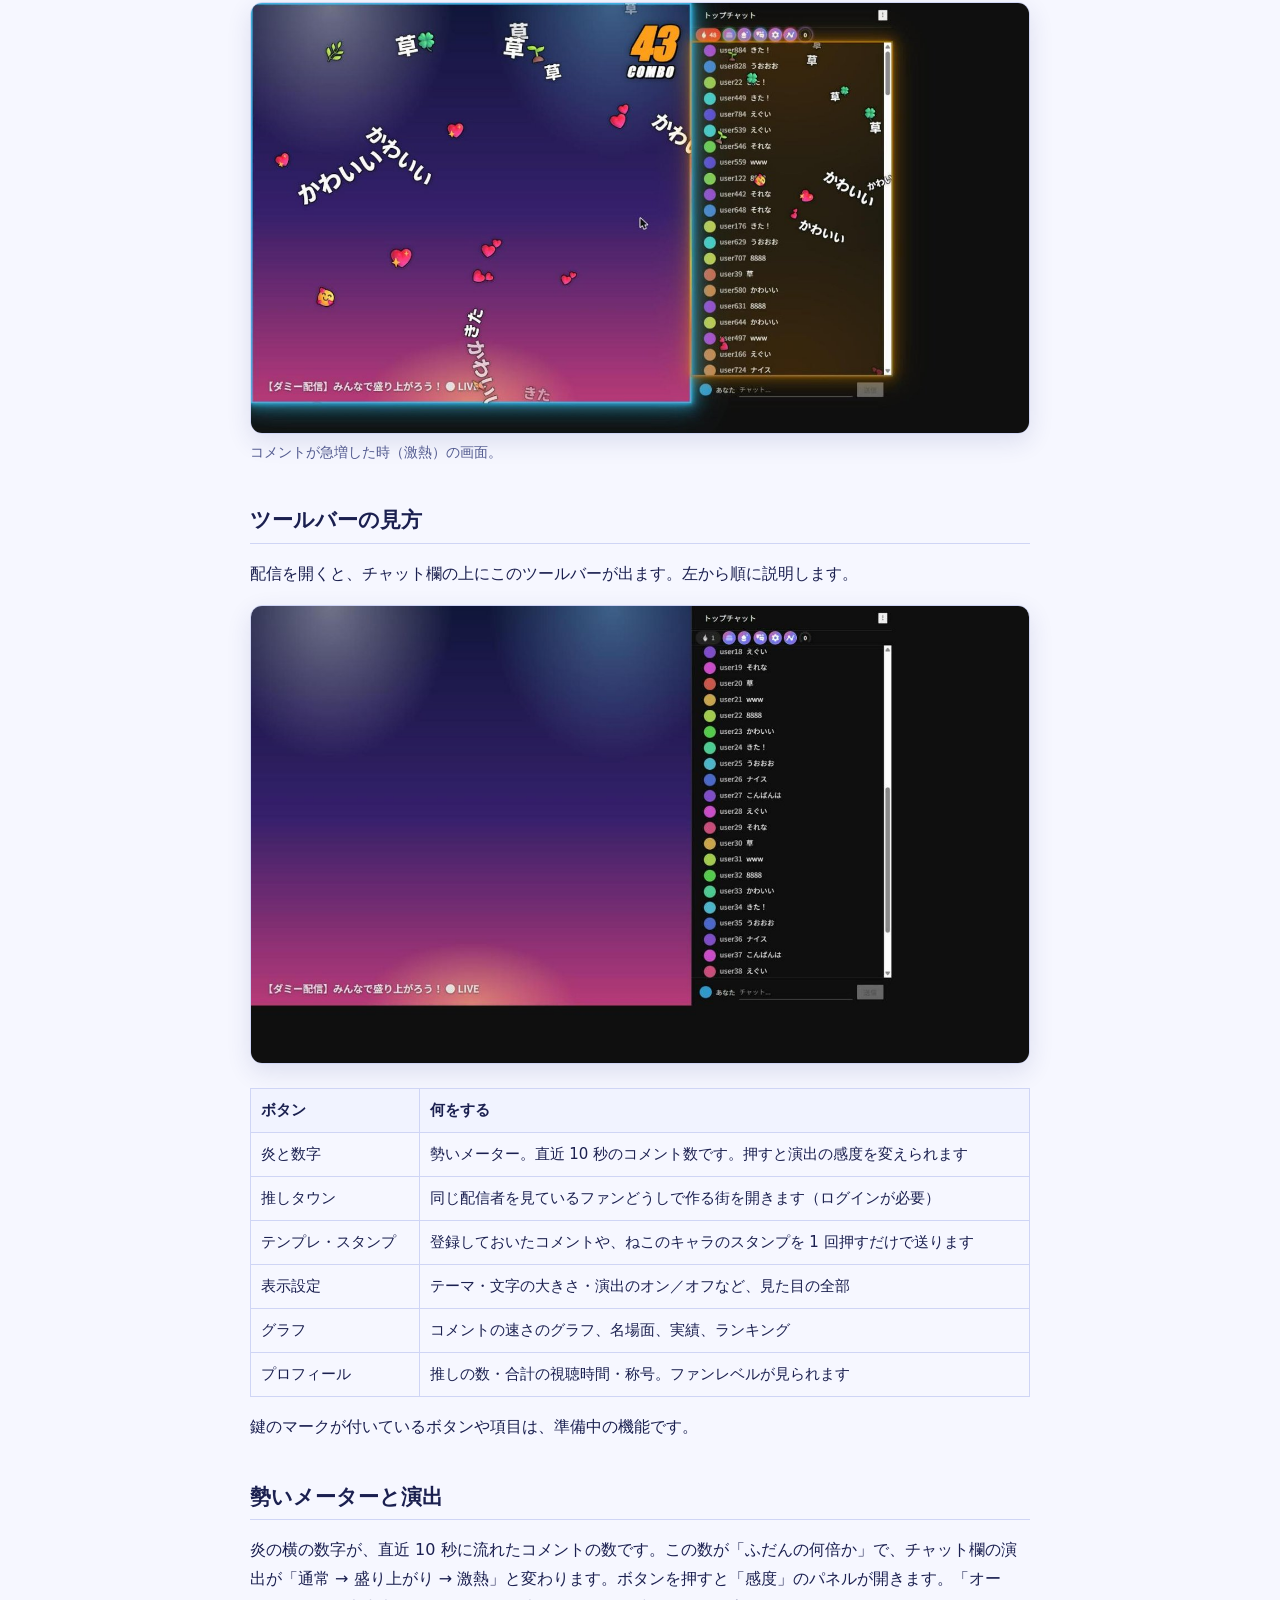
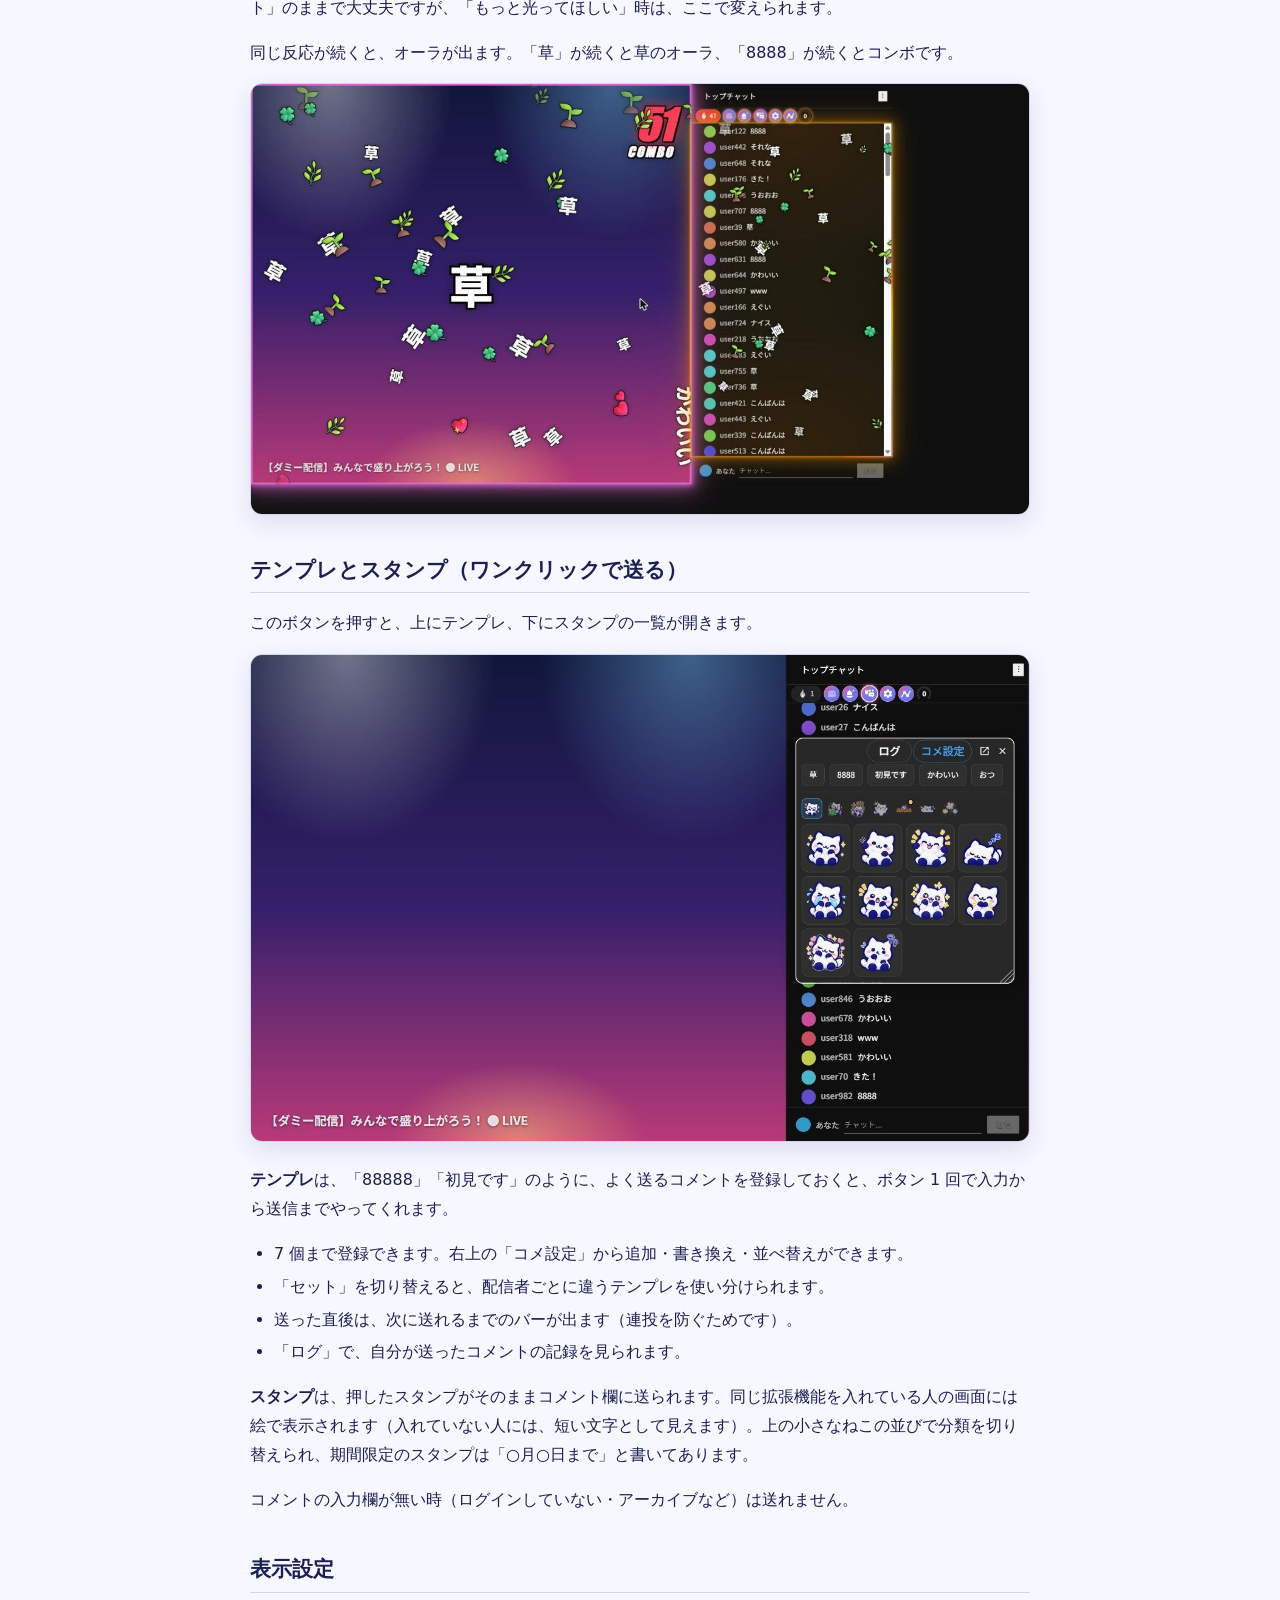
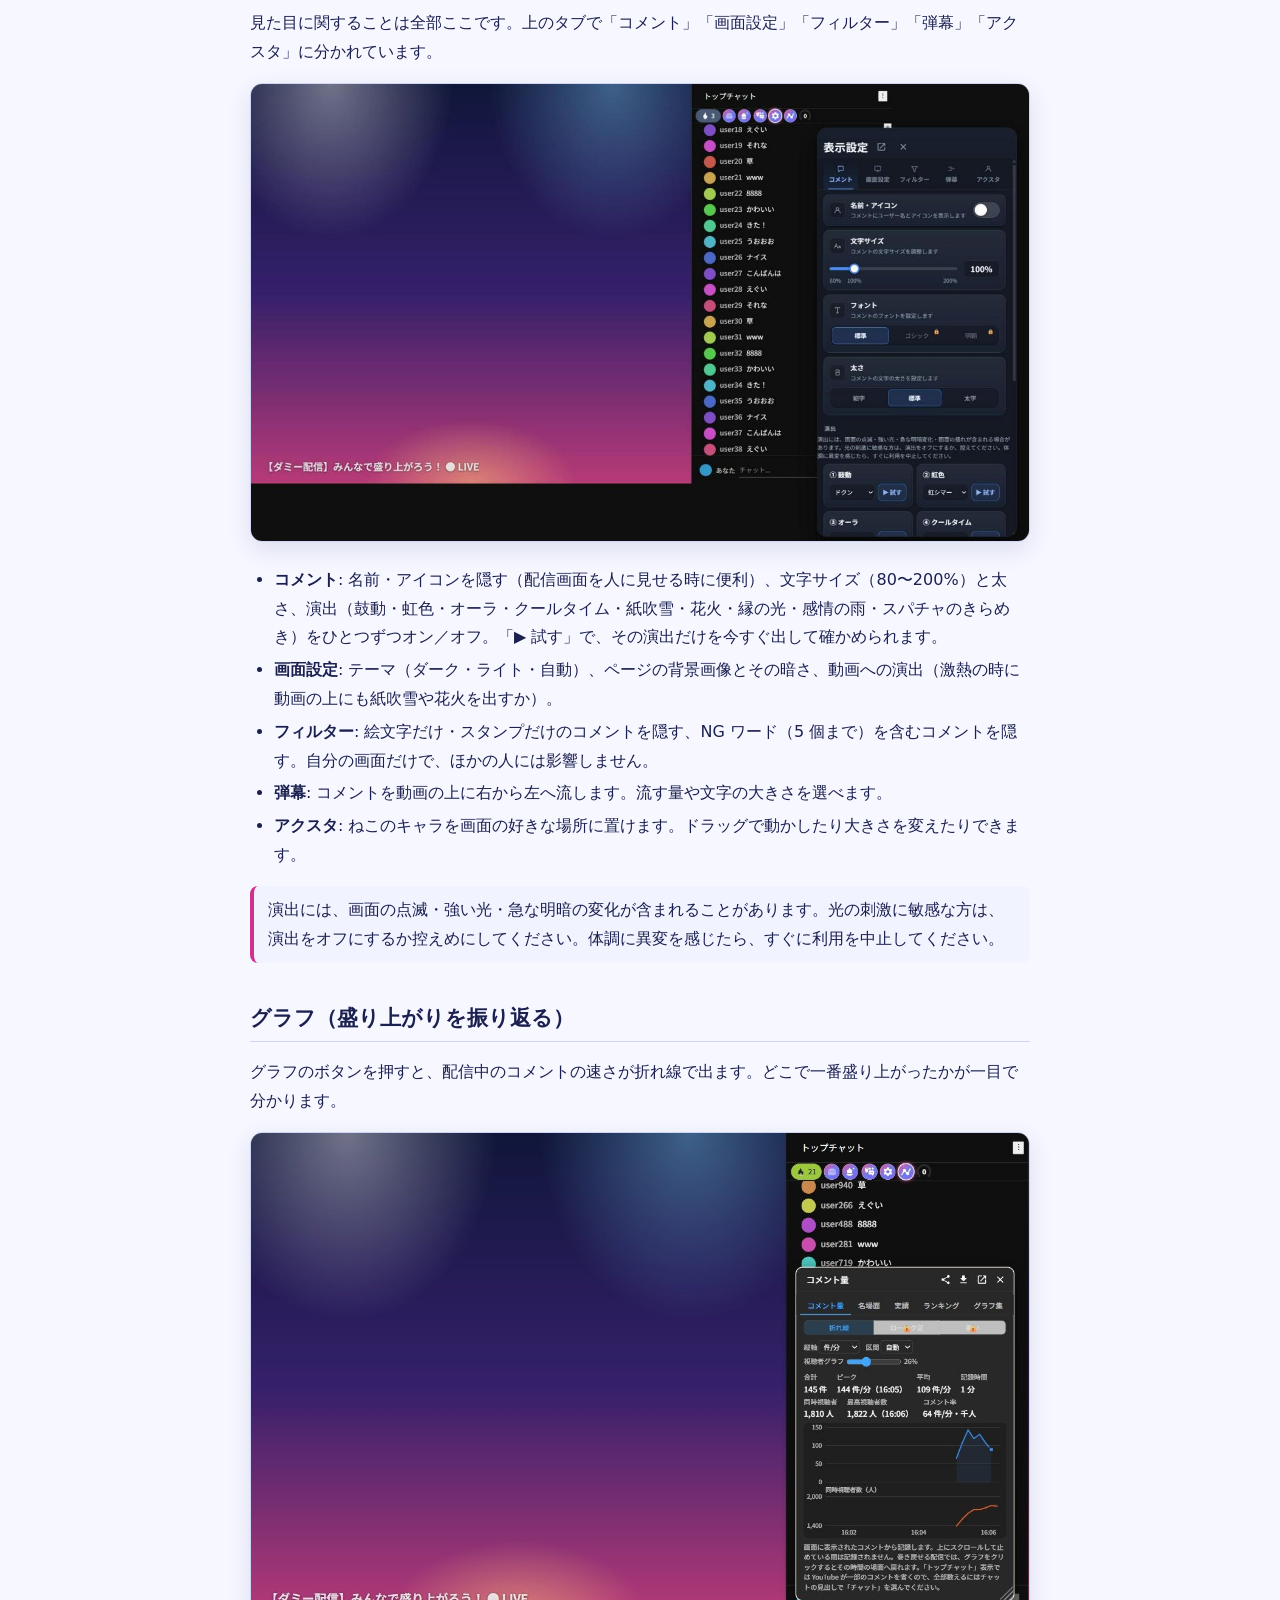
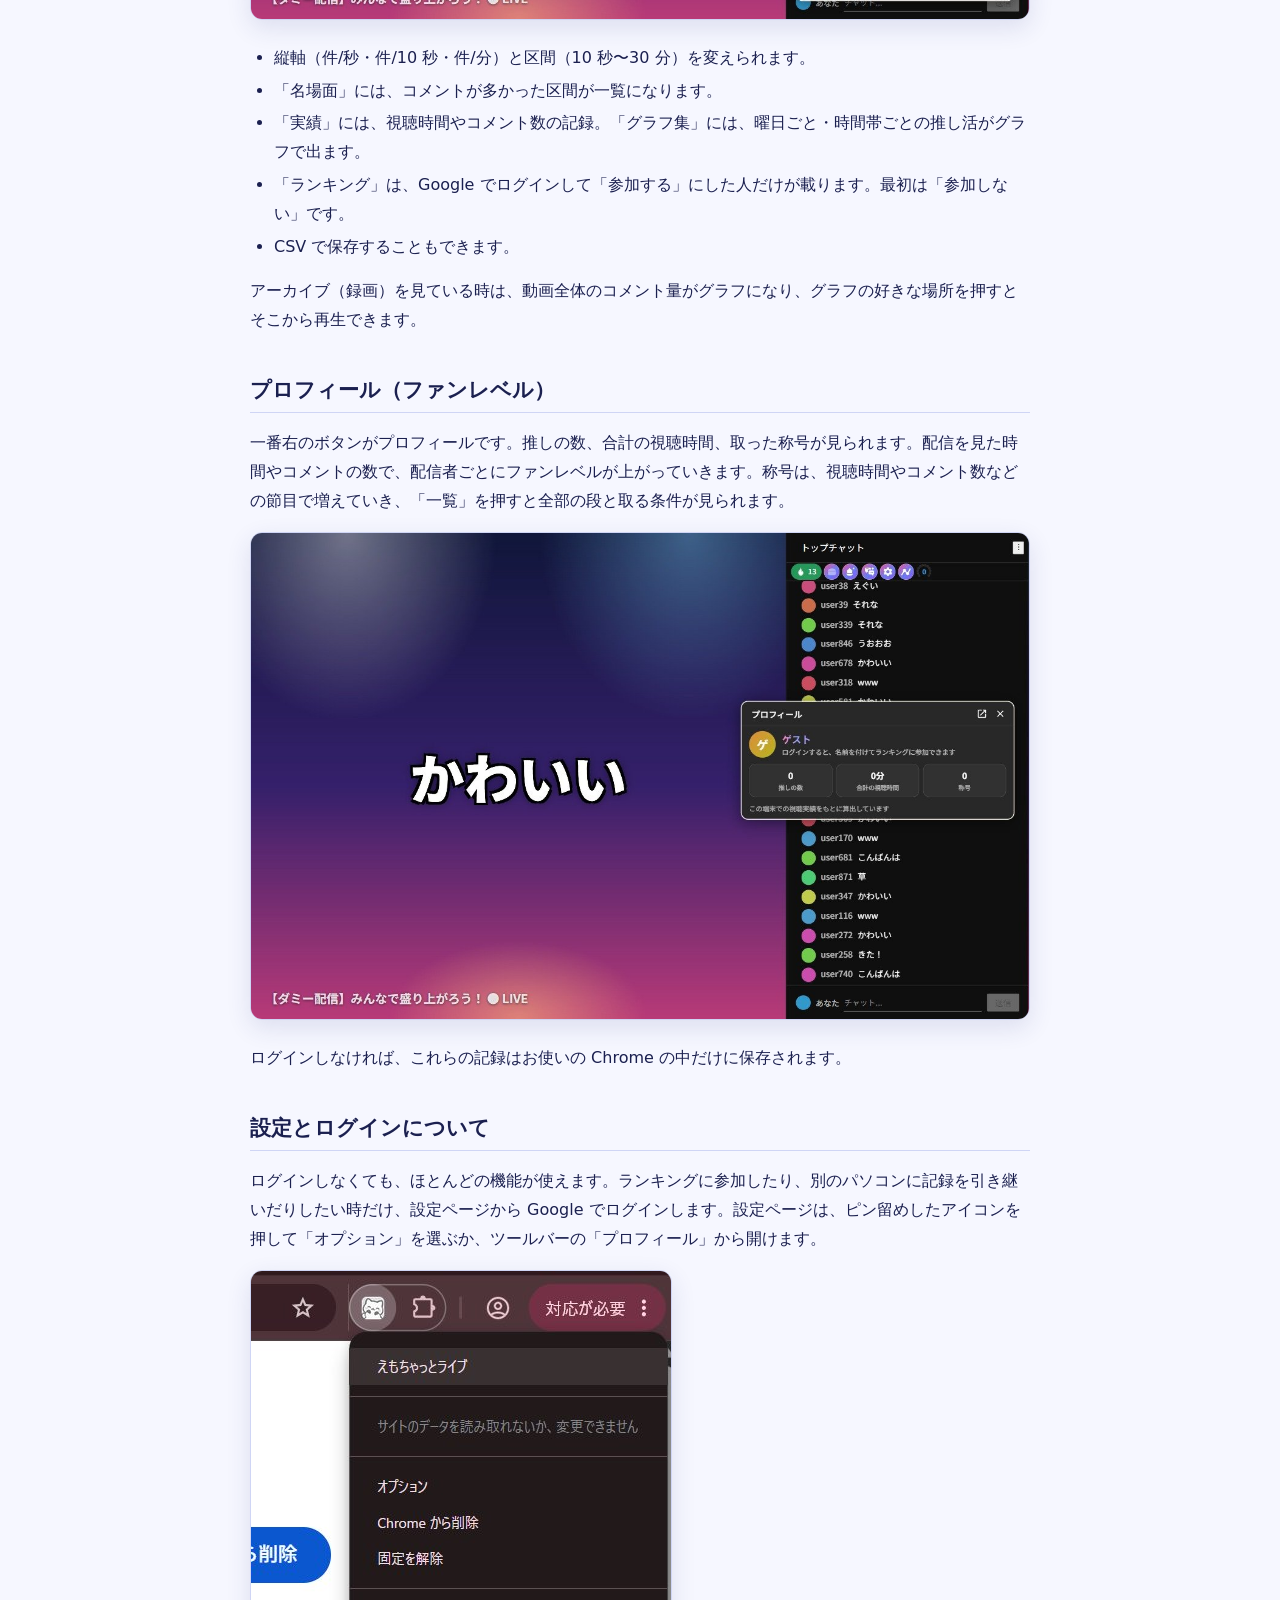
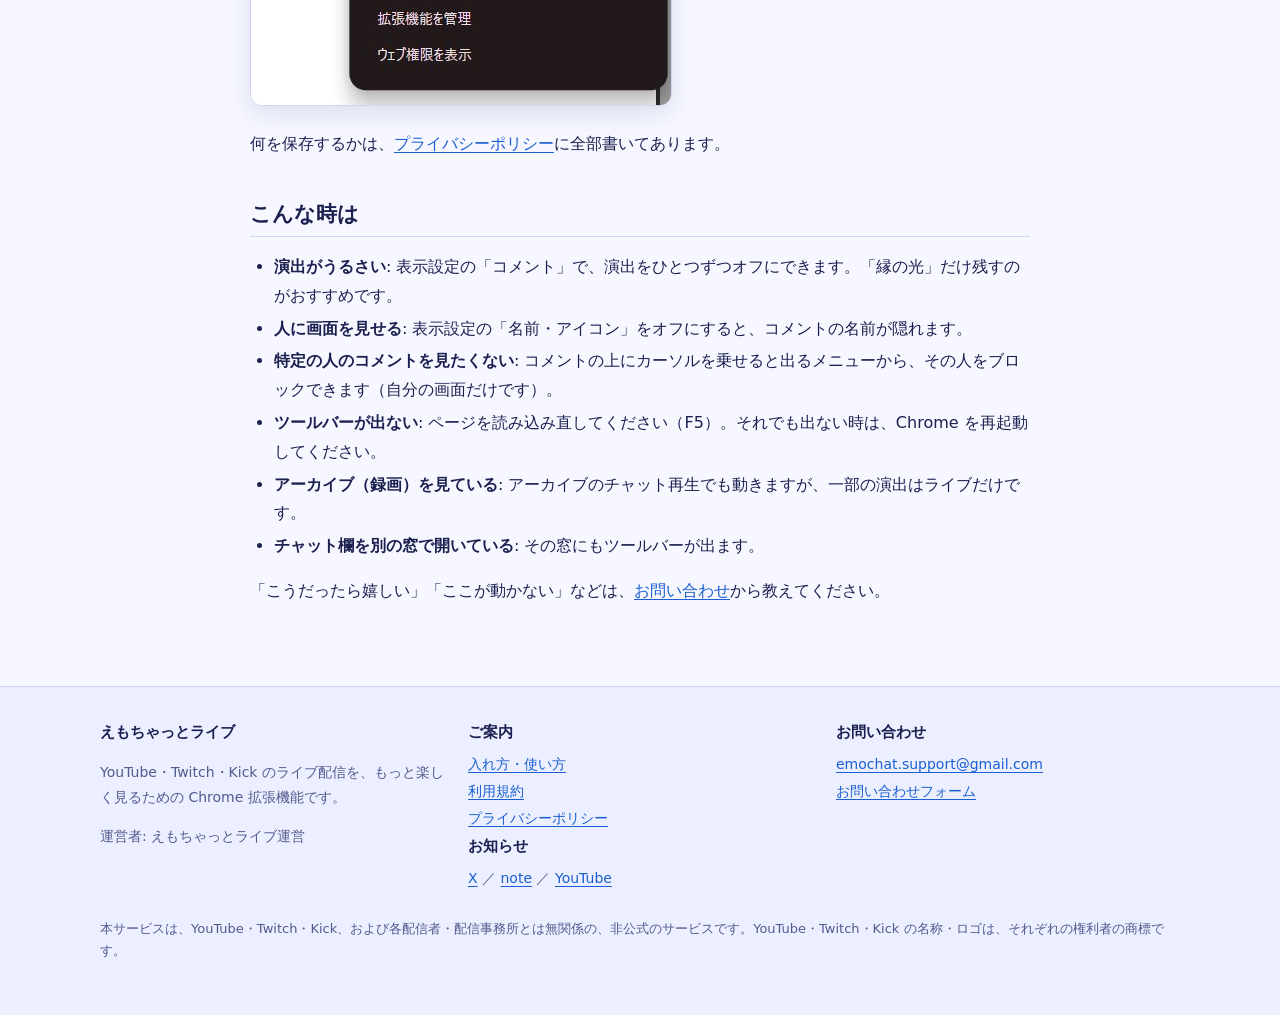
<file: guide.html>
<!doctype html>
<html lang="ja">
<head>
<meta charset="utf-8">
<meta name="viewport" content="width=device-width, initial-scale=1">
<title>入れ方・使い方｜えもちゃっとライブ（YouTube・Twitch・Kick のチャット欄が光る Chrome 拡張機能）</title>
<meta name="description" content="Chrome 拡張機能「えもちゃっとライブ」の入れ方（1 分・4 手順）と使い方。勢いメーター・テンプレとスタンプ・表示設定・グラフ・プロフィールを画面つきで説明します。YouTube・Twitch・Kick のライブ配信で、無料・会員登録なしで使えます。">
<meta property="og:title" content="えもちゃっとライブの入れ方・使い方">
<meta property="og:description" content="Chrome 拡張機能「えもちゃっとライブ」の入れ方（1 分）と使い方を、画面つきで説明します。">
<meta property="og:type" content="article">
<meta property="og:image" content="https://shijou1019-netizen.github.io/emochatlive/assets/og-image.jpg">
<meta property="og:image:width" content="1200">
<meta property="og:image:height" content="630">
<meta property="og:url" content="https://shijou1019-netizen.github.io/emochatlive/guide.html">
<meta property="og:site_name" content="えもちゃっとライブ">
<meta name="twitter:card" content="summary_large_image">
<meta name="twitter:site" content="@emochaJP">
<meta name="theme-color" content="#0b1030">
<link rel="icon" type="image/png" href="assets/favicon.png">
<link rel="apple-touch-icon" href="assets/apple-touch-icon.png">
<link rel="canonical" href="https://shijou1019-netizen.github.io/emochatlive/guide.html">
<link rel="stylesheet" href="assets/site.css">
<style>
.doc figure { margin: 16px 0 24px; }
.doc figure img { display: block; border: 1px solid var(--border); border-radius: 12px; box-shadow: var(--shadow); }
.doc figure figcaption { color: var(--muted); font-size: 14px; margin-top: 6px; }
.doc .toc { background: var(--surface); border: 1px solid var(--border); border-radius: var(--radius); padding: 14px 20px; margin: 20px 0 28px; }
.doc .toc ul { margin: 6px 0 0; padding-left: 20px; }
.doc .steps li { margin: 0 0 8px; }
.doc .tip { background: var(--surface-2); border-left: 4px solid var(--accent); padding: 10px 14px; border-radius: 8px; margin: 14px 0; }
.doc h3 { margin: 24px 0 6px; font-size: 17px; }
</style>
</head>
<body>
<a class="skip" href="#main">本文へ移動</a>
<header class="site-header">
  <div class="wrap">
    <a class="brand" href="index.html"><img src="assets/apple-touch-icon.png" alt="" width="36" height="36">えもちゃっとライブ</a>
    <nav class="site-nav" aria-label="サイト内メニュー"><a href="index.html">トップ</a><a href="index.html#features">機能</a><a href="guide.html" aria-current="page">入れ方・使い方</a><a href="index.html#presskit">メディアの方へ</a><a href="index.html#contact">お問い合わせ</a><a href="terms.html">利用規約</a><a href="privacy.html">プライバシーポリシー</a><a href="en/index.html" lang="en">English</a></nav>
  </div>
</header>
<main id="main">

<div class="narrow doc">
<h1>えもちゃっとライブの入れ方・使い方</h1>
<p class="meta">最終更新: 2026 年 10 月 27 日　対応サイト: YouTube・Twitch・Kick（Google Chrome）</p>

<p>ライブ配信のチャット欄が、コメントの盛り上がりに合わせて光る Chrome 拡張機能「えもちゃっとライブ」の、入れ方と使い方です。無料で、会員登録なしで使えます。動画で見たい方は、<a href="https://youtu.be/KnV9Jp4dKCM" rel="noopener">YouTube の「入れ方と使い方」（2 分）</a>をどうぞ。</p>

<div class="phone-note" role="note">
  <p class="phone-title">スマホでご覧の方へ</p>
  <p>えもちゃっとライブは、パソコンの Chrome に入れて使う拡張機能です。スマホやタブレットには入れられません。PC の Chrome で「<strong>えもちゃっとライブ</strong>」と検索すると、すぐに見つかります。</p>
  <p><a class="btn ghost" href="mailto:?subject=%E3%81%88%E3%82%82%E3%81%A1%E3%82%83%E3%81%A3%E3%81%A8%E3%83%A9%E3%82%A4%E3%83%96%EF%BC%88PC%20%E3%81%A7%E9%96%8B%E3%81%8F%EF%BC%89&amp;body=PC%20%E3%81%AE%20Chrome%20%E3%81%A7%E9%96%8B%E3%81%84%E3%81%A6%E3%81%8F%E3%81%A0%E3%81%95%E3%81%84%E3%80%82%0Ahttps%3A%2F%2Fshijou1019-netizen.github.io%2Femochatlive%2Fguide.html">このページを自分あてにメールで送る</a></p>
</div>

<div class="toc">
  <strong>目次</strong>
  <ul>
    <li><a href="#install">入れ方（1 分・4 手順）</a></li>
    <li><a href="#toolbar">ツールバーの見方</a></li>
    <li><a href="#meter">勢いメーターと演出</a></li>
    <li><a href="#templates">テンプレとスタンプ</a></li>
    <li><a href="#display">表示設定</a></li>
    <li><a href="#graph">グラフ</a></li>
    <li><a href="#profile">プロフィール（ファンレベル）</a></li>
    <li><a href="#login">設定とログインについて</a></li>
    <li><a href="#faq">こんな時は</a></li>
  </ul>
</div>

<h2 id="install">入れ方（1 分・4 手順）</h2>
<p>用意するものは、パソコンの Google Chrome だけです。スマホのブラウザには入れられません。</p>

<h3>手順 1: ストアのページを開く</h3>
<p><a class="btn primary" href="https://chromewebstore.google.com/detail/ccmgnfeochdpmiliekmijnaieobbimhi" rel="noopener">Chrome ウェブストアで「えもちゃっとライブ」を開く</a></p>
<figure><img src="assets/guide/01-store.jpg" alt="Chrome ウェブストアの「えもちゃっとライブ」のページ。右上に「Chrome に追加」のボタン" width="1400" height="832" loading="lazy"><figcaption>ストアのページ。右上の青いボタンを押します。</figcaption></figure>

<h3>手順 2: 「Chrome に追加」を押す</h3>
<p>確認の小さな窓が出るので、「拡張機能を追加」を押してください。</p>
<figure><img src="assets/guide/02-add-dialog.jpg" alt="「えもちゃっとライブ」を追加しますか？ の確認の窓" width="624" height="298" loading="lazy"></figure>
<p>この窓には「多数のウェブサイト上にある自分のデータの読み取りと変更」と出ますが、えもちゃっとライブが働くのは YouTube・Twitch・Kick の配信を見ている時です。読み取ったコメントを、運営者のサーバーに送ることはありません（くわしくは<a href="privacy.html">プライバシーポリシー</a>）。</p>
<p>右上に「Chrome に追加されました」と出れば、入れ終わりです。</p>
<figure><img src="assets/guide/02b-added.jpg" alt="Chrome に追加されました、の表示" width="871" height="365" loading="lazy"></figure>

<h3>手順 3: ツールバーにピン留めする（おすすめ）</h3>
<p>Chrome の右上にあるパズルのアイコンを押して、一覧の「えもちゃっとライブ」の横のピンを押します。設定ページを開く時にすぐ見つかります。</p>
<figure><img src="assets/guide/03-pin.jpg" alt="拡張機能の一覧で「えもちゃっとライブ」の横のピンを押す" width="434" height="567" loading="lazy"></figure>

<h3>手順 4: ライブ配信を開く</h3>
<p>YouTube・Twitch・Kick のライブ配信のページを開くと、チャット欄の上にえもちゃっとライブのツールバーが出ます。これが出ていれば入っています。コメントが増えてくると、チャット欄の縁が光り、盛り上がりに合わせて演出が出ます。</p>
<figure><img src="assets/guide/06-effect.jpg" alt="激熱の演出。チャット欄の縁が光り、紙吹雪と花火が出ている" width="1400" height="774" loading="lazy"><figcaption>コメントが急増した時（激熱）の画面。</figcaption></figure>

<h2 id="toolbar">ツールバーの見方</h2>
<p>配信を開くと、チャット欄の上にこのツールバーが出ます。左から順に説明します。</p>
<figure><img src="assets/guide/04-toolbar.jpg" alt="チャット欄の上のツールバー" width="1400" height="824" loading="lazy"></figure>
<table>
  <tr><th>ボタン</th><th>何をする</th></tr>
  <tr><td>炎と数字</td><td>勢いメーター。直近 10 秒のコメント数です。押すと演出の感度を変えられます</td></tr>
  <tr><td>推しタウン</td><td>同じ配信者を見ているファンどうしで作る街を開きます（ログインが必要）</td></tr>
  <tr><td>テンプレ・スタンプ</td><td>登録しておいたコメントや、ねこのキャラのスタンプを 1 回押すだけで送ります</td></tr>
  <tr><td>表示設定</td><td>テーマ・文字の大きさ・演出のオン／オフなど、見た目の全部</td></tr>
  <tr><td>グラフ</td><td>コメントの速さのグラフ、名場面、実績、ランキング</td></tr>
  <tr><td>プロフィール</td><td>推しの数・合計の視聴時間・称号。ファンレベルが見られます</td></tr>
</table>
<p>鍵のマークが付いているボタンや項目は、準備中の機能です。</p>

<h2 id="meter">勢いメーターと演出</h2>
<p>炎の横の数字が、直近 10 秒に流れたコメントの数です。この数が「ふだんの何倍か」で、チャット欄の演出が「通常 → 盛り上がり → 激熱」と変わります。ボタンを押すと「感度」のパネルが開きます。「オート」のままで大丈夫ですが、「もっと光ってほしい」時は、ここで変えられます。</p>
<p>同じ反応が続くと、オーラが出ます。「草」が続くと草のオーラ、「8888」が続くとコンボです。</p>
<figure><img src="assets/guide/06b-kusa-rush.jpg" alt="「草」が続いた時の草のオーラ" width="1400" height="774" loading="lazy"></figure>

<h2 id="templates">テンプレとスタンプ（ワンクリックで送る）</h2>
<p>このボタンを押すと、上にテンプレ、下にスタンプの一覧が開きます。</p>
<figure><img src="assets/guide/08-templates.jpg" alt="テンプレとスタンプのパネル" width="1280" height="800" loading="lazy"></figure>
<p><strong>テンプレ</strong>は、「88888」「初見です」のように、よく送るコメントを登録しておくと、ボタン 1 回で入力から送信までやってくれます。</p>
<ul>
  <li>7 個まで登録できます。右上の「コメ設定」から追加・書き換え・並べ替えができます。</li>
  <li>「セット」を切り替えると、配信者ごとに違うテンプレを使い分けられます。</li>
  <li>送った直後は、次に送れるまでのバーが出ます（連投を防ぐためです）。</li>
  <li>「ログ」で、自分が送ったコメントの記録を見られます。</li>
</ul>
<p><strong>スタンプ</strong>は、押したスタンプがそのままコメント欄に送られます。同じ拡張機能を入れている人の画面には絵で表示されます（入れていない人には、短い文字として見えます）。上の小さなねこの並びで分類を切り替えられ、期間限定のスタンプは「○月○日まで」と書いてあります。</p>
<p>コメントの入力欄が無い時（ログインしていない・アーカイブなど）は送れません。</p>

<h2 id="display">表示設定</h2>
<p>見た目に関することは全部ここです。上のタブで「コメント」「画面設定」「フィルター」「弾幕」「アクスタ」に分かれています。</p>
<figure><img src="assets/guide/07-display-settings.jpg" alt="表示設定のパネル" width="1400" height="824" loading="lazy"></figure>
<ul>
  <li><strong>コメント</strong>: 名前・アイコンを隠す（配信画面を人に見せる時に便利）、文字サイズ（80〜200%）と太さ、演出（鼓動・虹色・オーラ・クールタイム・紙吹雪・花火・縁の光・感情の雨・スパチャのきらめき）をひとつずつオン／オフ。「▶ 試す」で、その演出だけを今すぐ出して確かめられます。</li>
  <li><strong>画面設定</strong>: テーマ（ダーク・ライト・自動）、ページの背景画像とその暗さ、動画への演出（激熱の時に動画の上にも紙吹雪や花火を出すか）。</li>
  <li><strong>フィルター</strong>: 絵文字だけ・スタンプだけのコメントを隠す、NG ワード（5 個まで）を含むコメントを隠す。自分の画面だけで、ほかの人には影響しません。</li>
  <li><strong>弾幕</strong>: コメントを動画の上に右から左へ流します。流す量や文字の大きさを選べます。</li>
  <li><strong>アクスタ</strong>: ねこのキャラを画面の好きな場所に置けます。ドラッグで動かしたり大きさを変えたりできます。</li>
</ul>
<div class="tip">演出には、画面の点滅・強い光・急な明暗の変化が含まれることがあります。光の刺激に敏感な方は、演出をオフにするか控えめにしてください。体調に異変を感じたら、すぐに利用を中止してください。</div>

<h2 id="graph">グラフ（盛り上がりを振り返る）</h2>
<p>グラフのボタンを押すと、配信中のコメントの速さが折れ線で出ます。どこで一番盛り上がったかが一目で分かります。</p>
<figure><img src="assets/guide/10-graph.jpg" alt="コメントの速さのグラフ" width="1280" height="800" loading="lazy"></figure>
<ul>
  <li>縦軸（件/秒・件/10 秒・件/分）と区間（10 秒〜30 分）を変えられます。</li>
  <li>「名場面」には、コメントが多かった区間が一覧になります。</li>
  <li>「実績」には、視聴時間やコメント数の記録。「グラフ集」には、曜日ごと・時間帯ごとの推し活がグラフで出ます。</li>
  <li>「ランキング」は、Google でログインして「参加する」にした人だけが載ります。最初は「参加しない」です。</li>
  <li>CSV で保存することもできます。</li>
</ul>
<p>アーカイブ（録画）を見ている時は、動画全体のコメント量がグラフになり、グラフの好きな場所を押すとそこから再生できます。</p>

<h2 id="profile">プロフィール（ファンレベル）</h2>
<p>一番右のボタンがプロフィールです。推しの数、合計の視聴時間、取った称号が見られます。配信を見た時間やコメントの数で、配信者ごとにファンレベルが上がっていきます。称号は、視聴時間やコメント数などの節目で増えていき、「一覧」を押すと全部の段と取る条件が見られます。</p>
<figure><img src="assets/guide/11-profile.jpg" alt="プロフィールの画面" width="1280" height="800" loading="lazy"></figure>
<p>ログインしなければ、これらの記録はお使いの Chrome の中だけに保存されます。</p>

<h2 id="login">設定とログインについて</h2>
<p>ログインしなくても、ほとんどの機能が使えます。ランキングに参加したり、別のパソコンに記録を引き継いだりしたい時だけ、設定ページから Google でログインします。設定ページは、ピン留めしたアイコンを押して「オプション」を選ぶか、ツールバーの「プロフィール」から開けます。</p>
<figure><img src="assets/guide/04b-icon-menu.jpg" alt="アイコンを押して「オプション」を選ぶ" loading="lazy"></figure>
<p>何を保存するかは、<a href="privacy.html">プライバシーポリシー</a>に全部書いてあります。</p>

<h2 id="faq">こんな時は</h2>
<ul>
  <li><strong>演出がうるさい</strong>: 表示設定の「コメント」で、演出をひとつずつオフにできます。「縁の光」だけ残すのがおすすめです。</li>
  <li><strong>人に画面を見せる</strong>: 表示設定の「名前・アイコン」をオフにすると、コメントの名前が隠れます。</li>
  <li><strong>特定の人のコメントを見たくない</strong>: コメントの上にカーソルを乗せると出るメニューから、その人をブロックできます（自分の画面だけです）。</li>
  <li><strong>ツールバーが出ない</strong>: ページを読み込み直してください（F5）。それでも出ない時は、Chrome を再起動してください。</li>
  <li><strong>アーカイブ（録画）を見ている</strong>: アーカイブのチャット再生でも動きますが、一部の演出はライブだけです。</li>
  <li><strong>チャット欄を別の窓で開いている</strong>: その窓にもツールバーが出ます。</li>
</ul>
<p>「こうだったら嬉しい」「ここが動かない」などは、<a href="index.html#contact">お問い合わせ</a>から教えてください。</p>
</div>

</main>
<footer class="site-footer">
  <div class="wrap">
    <div class="cols">
      <div>
        <h2>えもちゃっとライブ</h2>
        <p>YouTube・Twitch・Kick のライブ配信を、もっと楽しく見るための Chrome 拡張機能です。</p>
        <p>運営者: えもちゃっとライブ運営</p>
      </div>
      <div>
        <h2>ご案内</h2>
        <ul>
          <li><a href="guide.html">入れ方・使い方</a></li>
          <li><a href="terms.html">利用規約</a></li>
          <li><a href="privacy.html">プライバシーポリシー</a></li>
        </ul>
        <h2>お知らせ</h2>
        <ul>
          <li><a href="https://x.com/emochaJP" rel="noopener">X</a> ／ <a href="https://note.com/emochat1jp" rel="noopener">note</a> ／ <a href="https://www.youtube.com/channel/UCHvUQa8JIJ85x5aRddIYgwg" rel="noopener">YouTube</a></li>
        </ul>
      </div>
      <div>
        <h2>お問い合わせ</h2>
        <ul>
          <li><a href="mailto:emochat.support@gmail.com">emochat.support@gmail.com</a></li>
          <li><a href="https://forms.gle/gG2bjkBKoV6GZP6CA" rel="noopener">お問い合わせフォーム</a></li>
        </ul>
      </div>
    </div>
    <p class="legal-note">本サービスは、YouTube・Twitch・Kick、および各配信者・配信事務所とは無関係の、非公式のサービスです。YouTube・Twitch・Kick の名称・ロゴは、それぞれの権利者の商標です。</p>
  </div>
</footer>
</body>
</html>
</file>
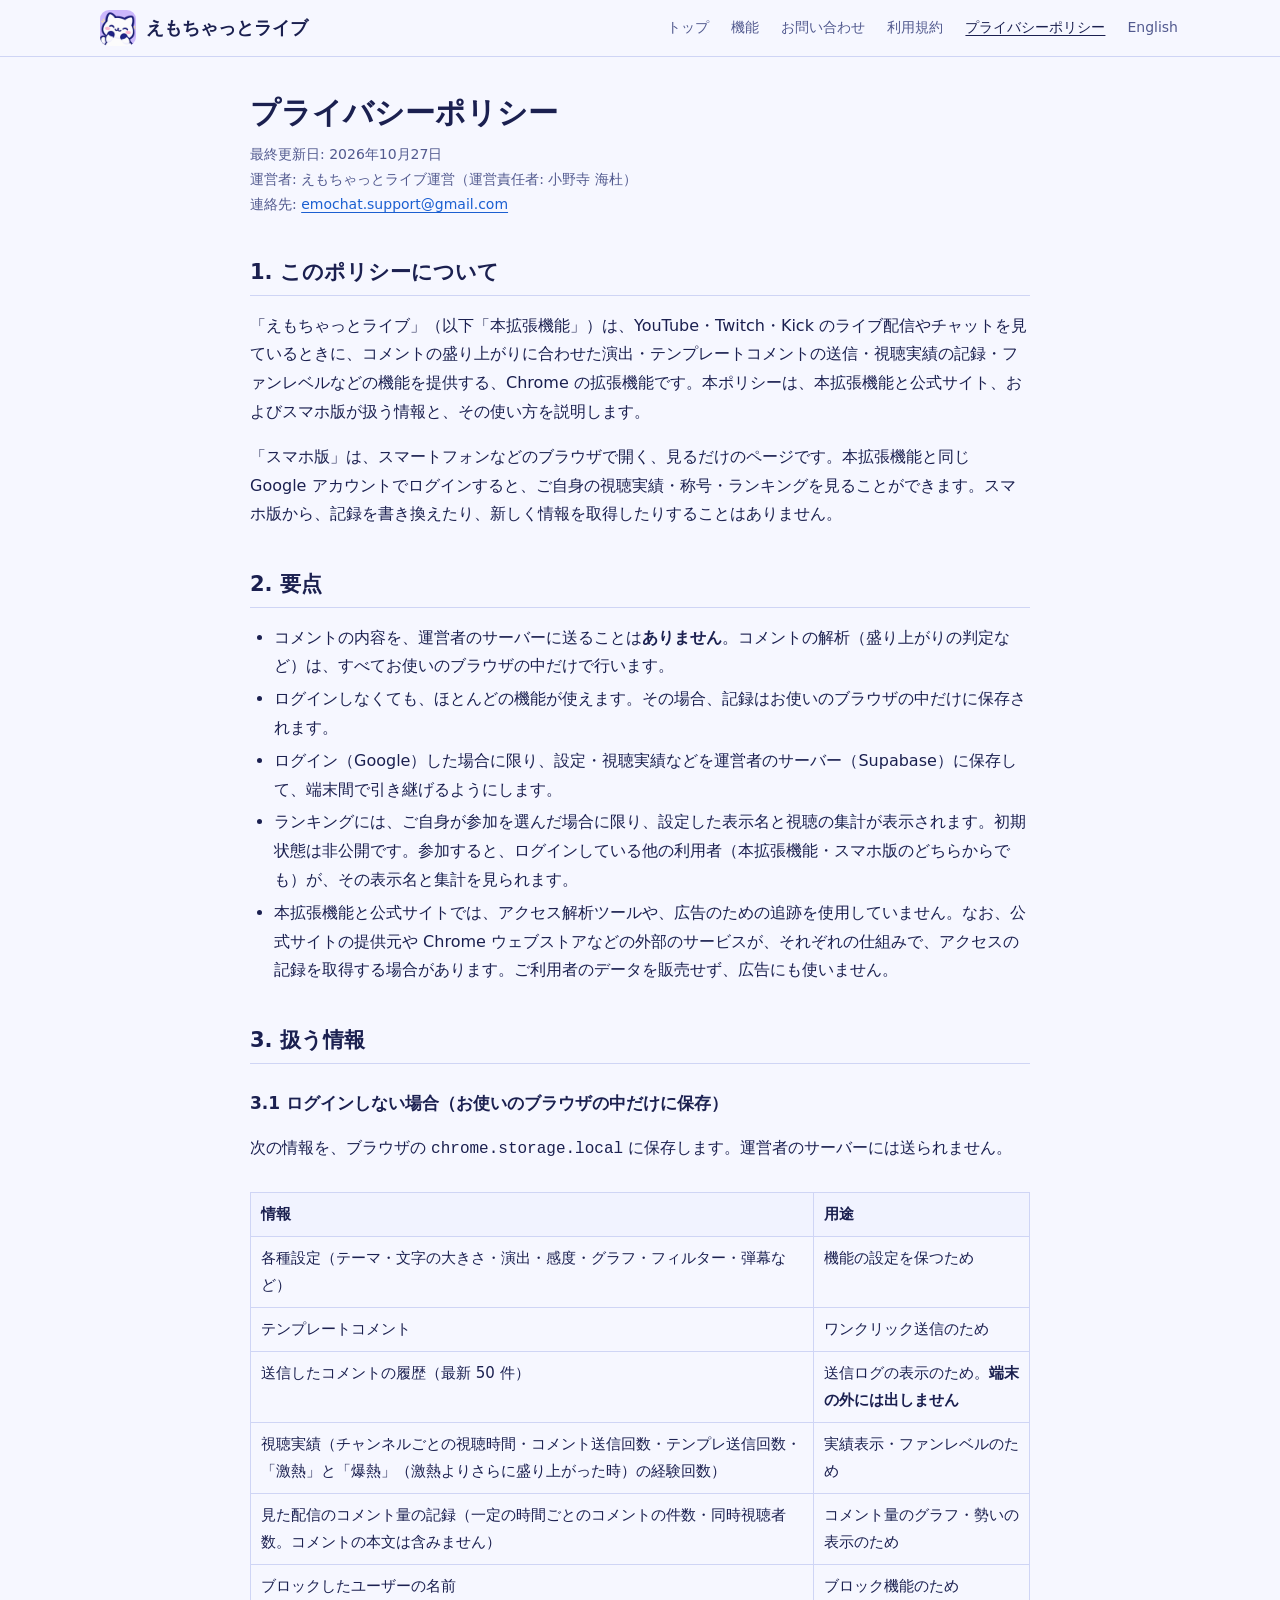
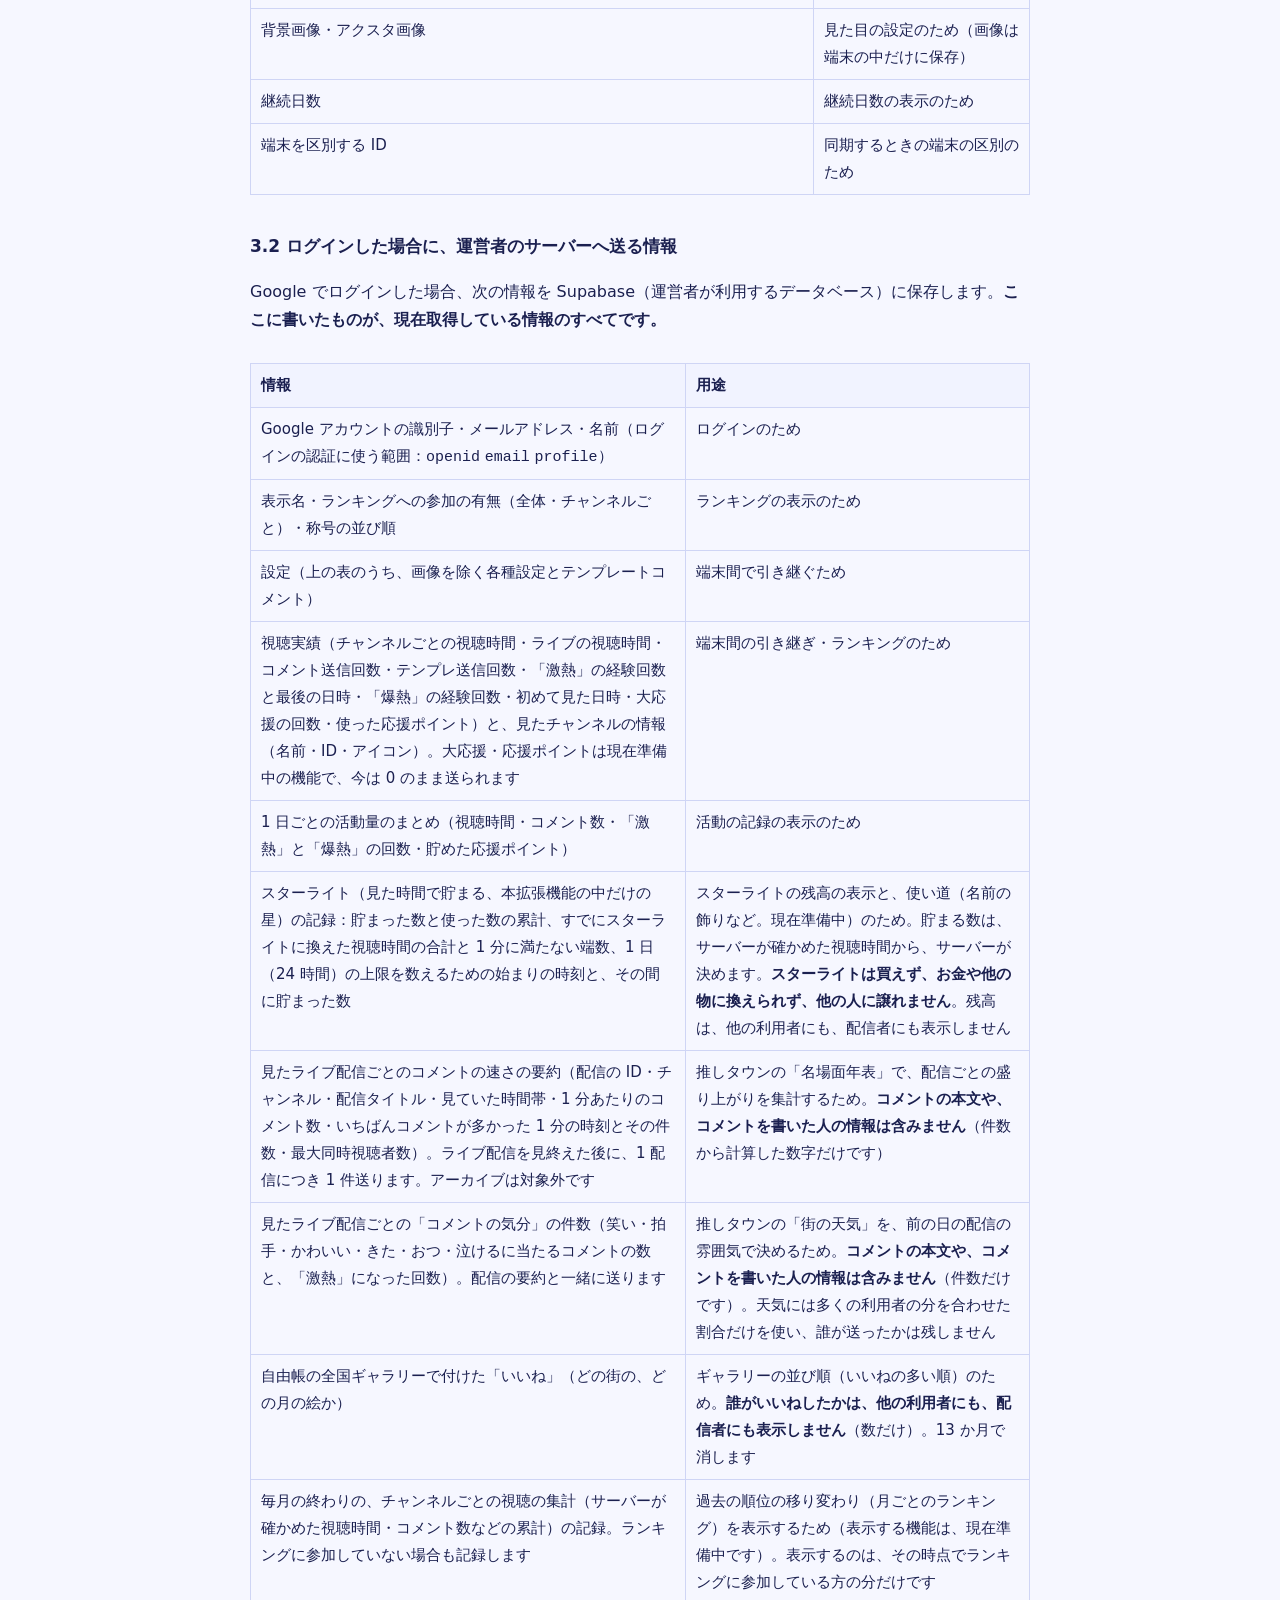
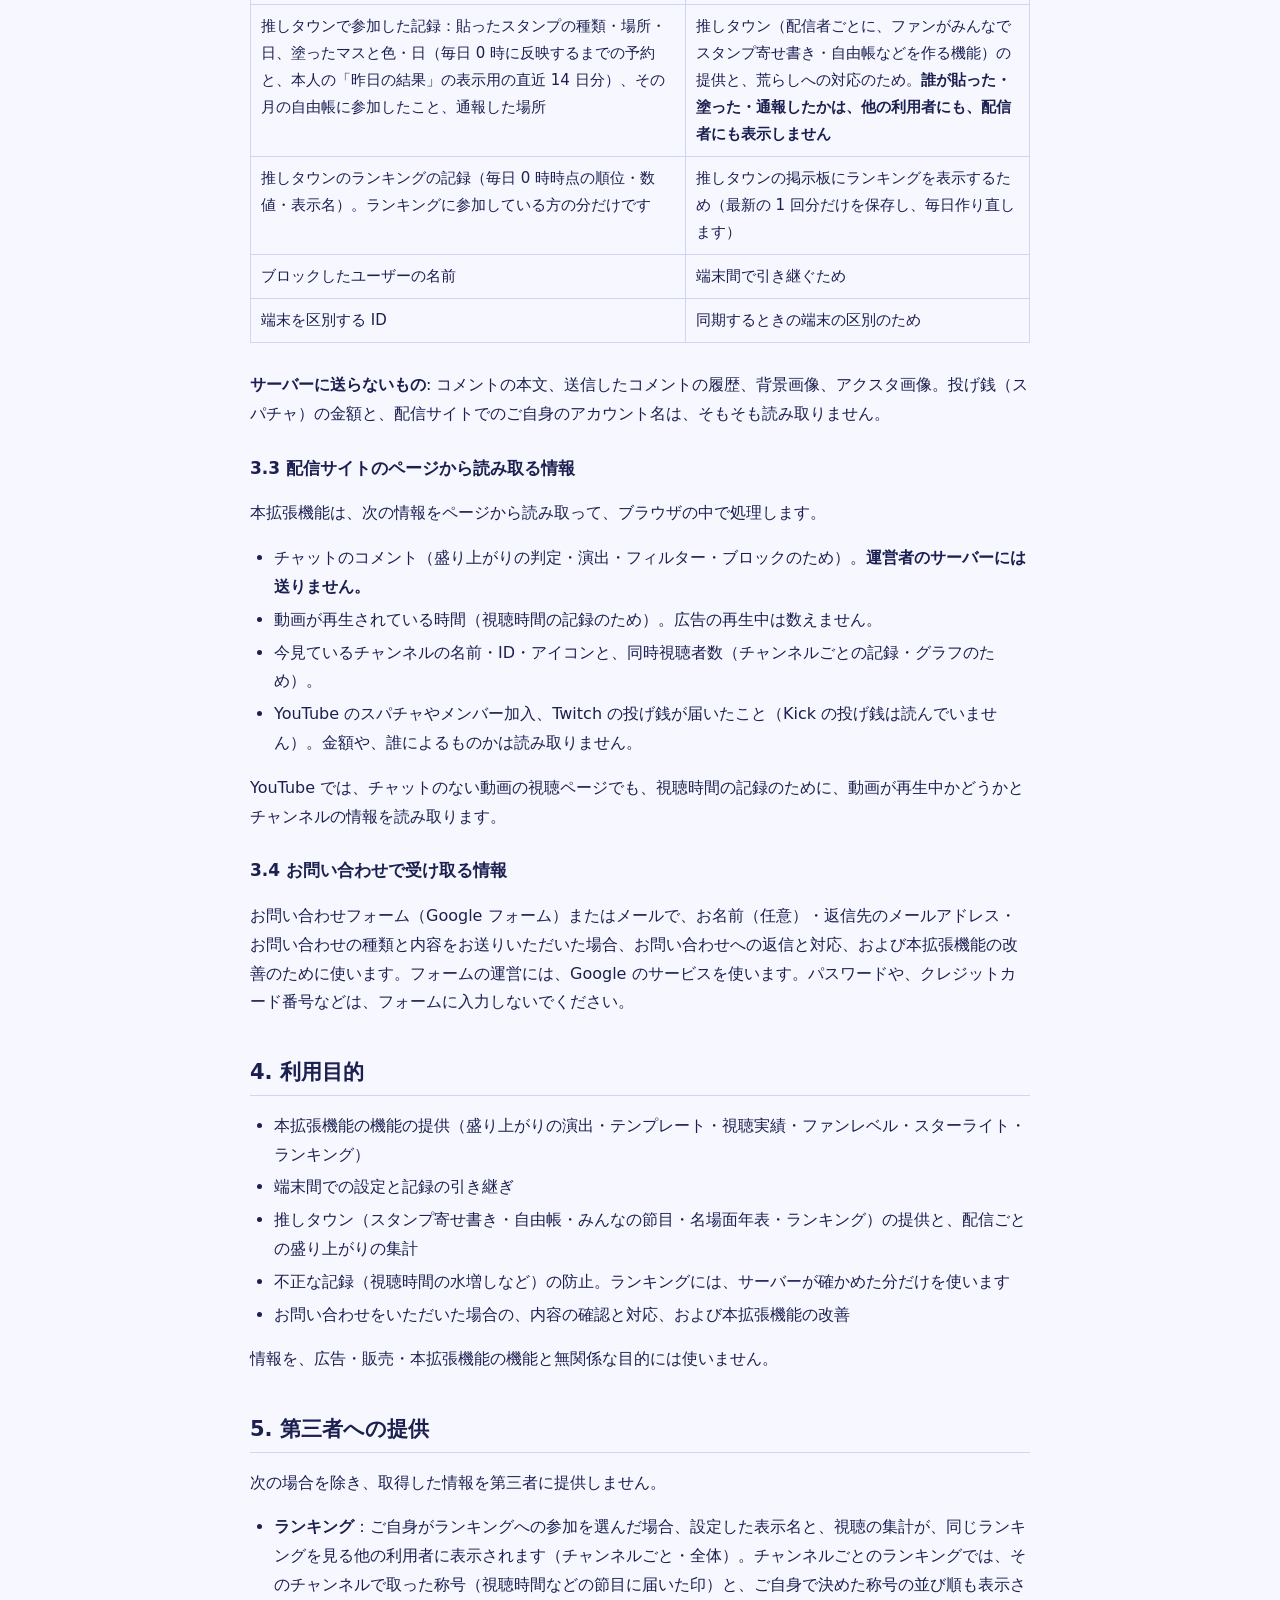
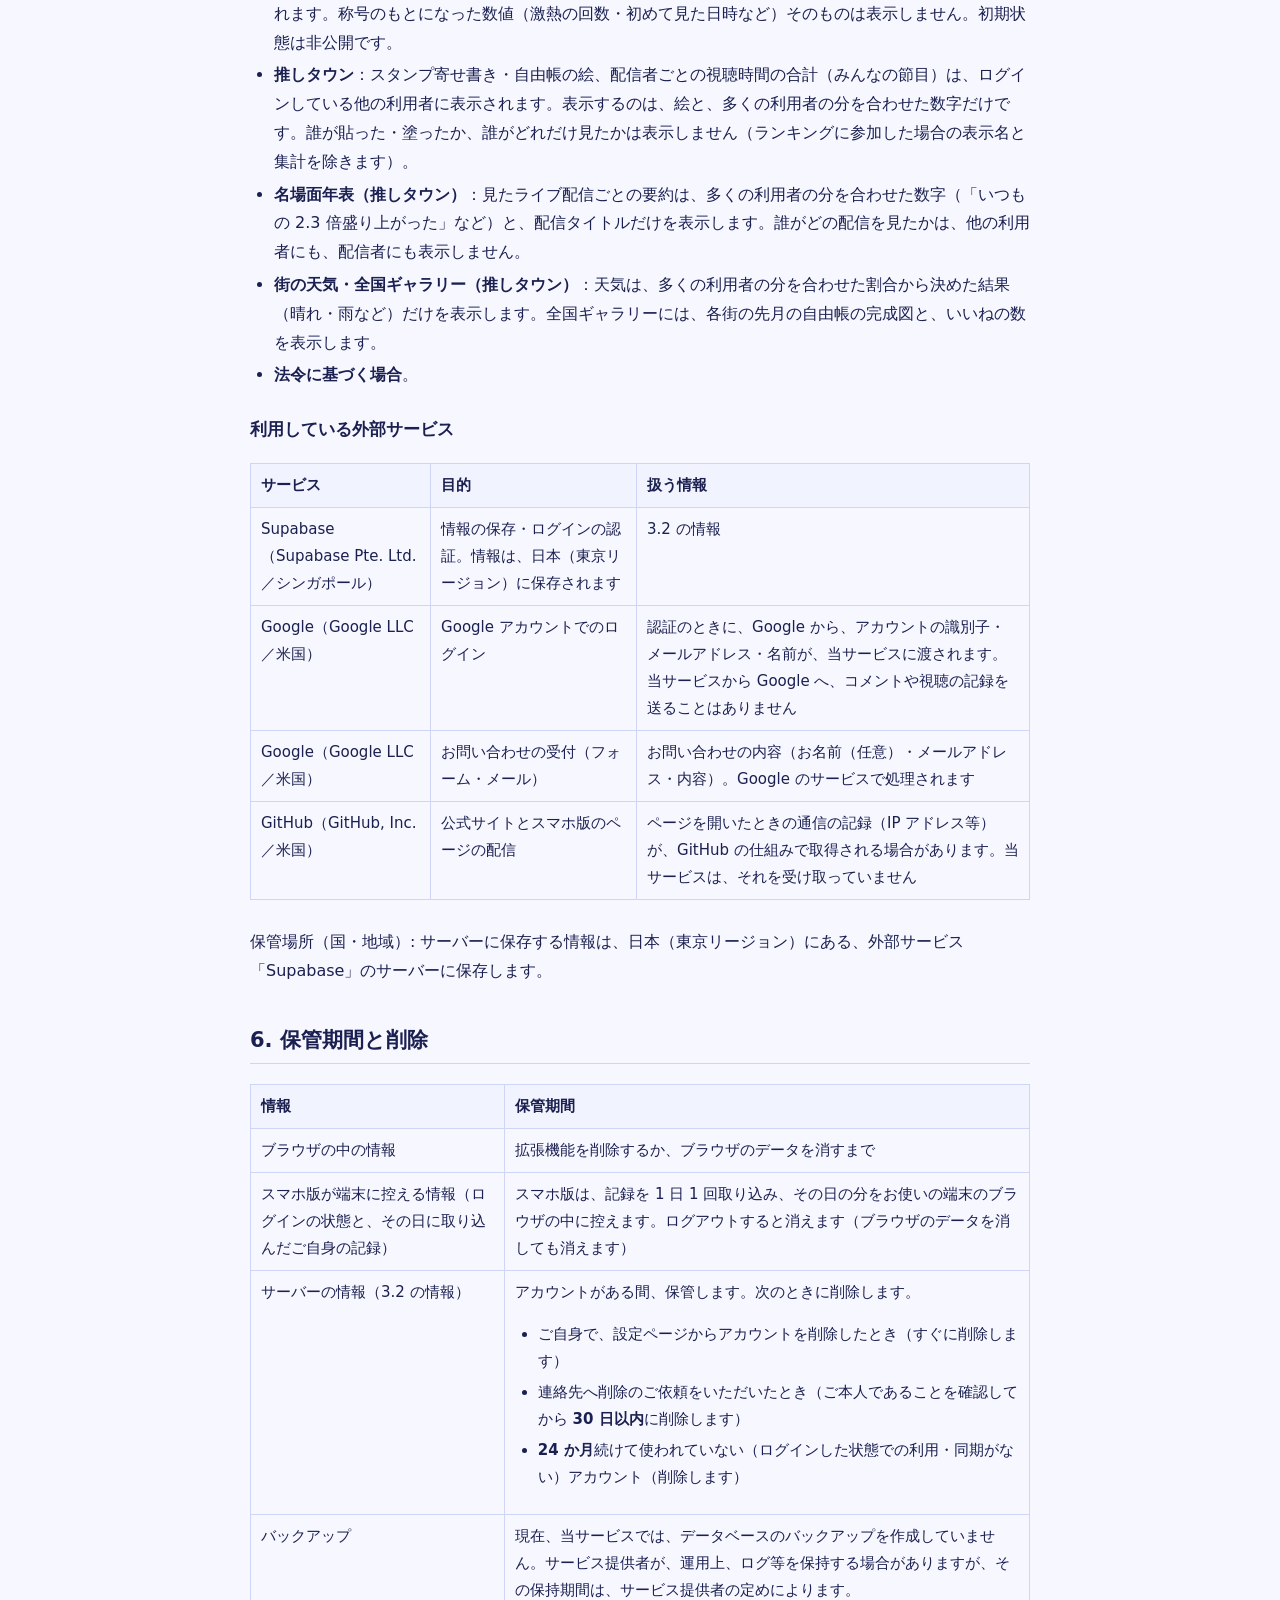
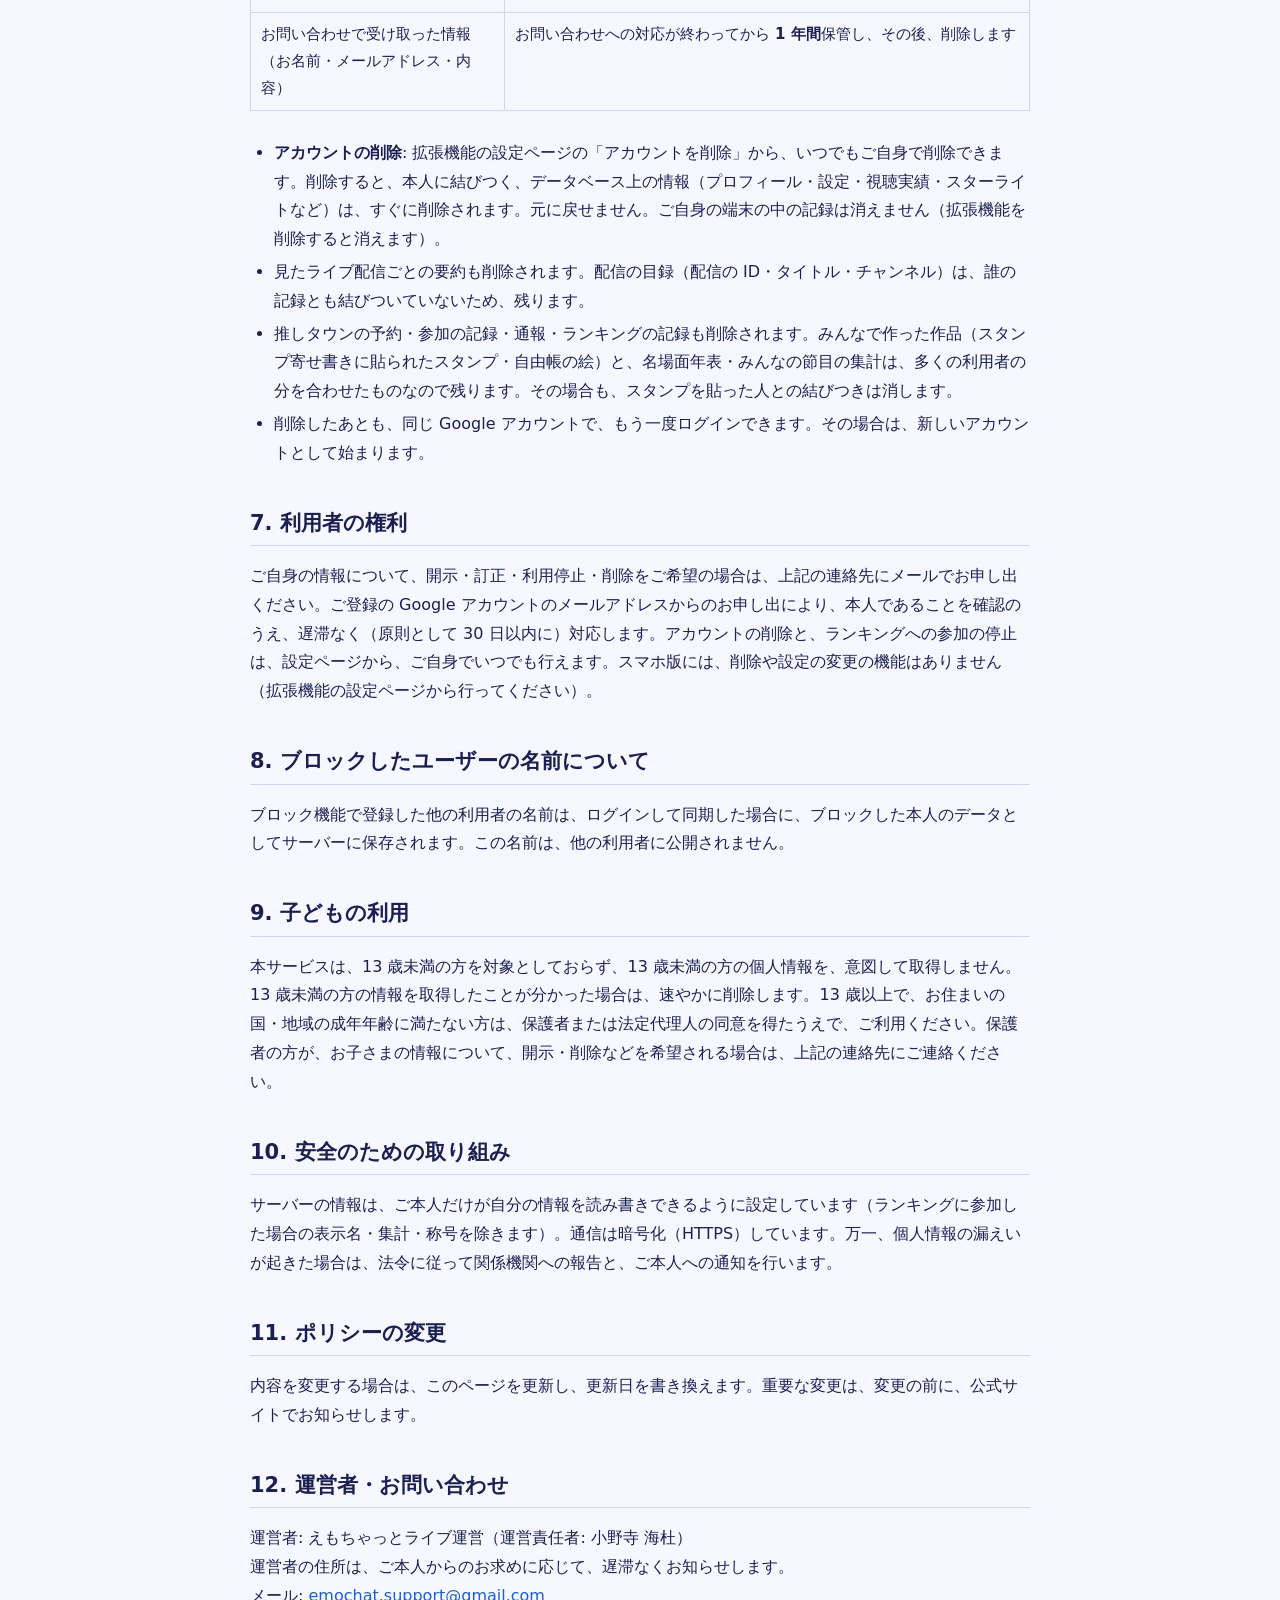
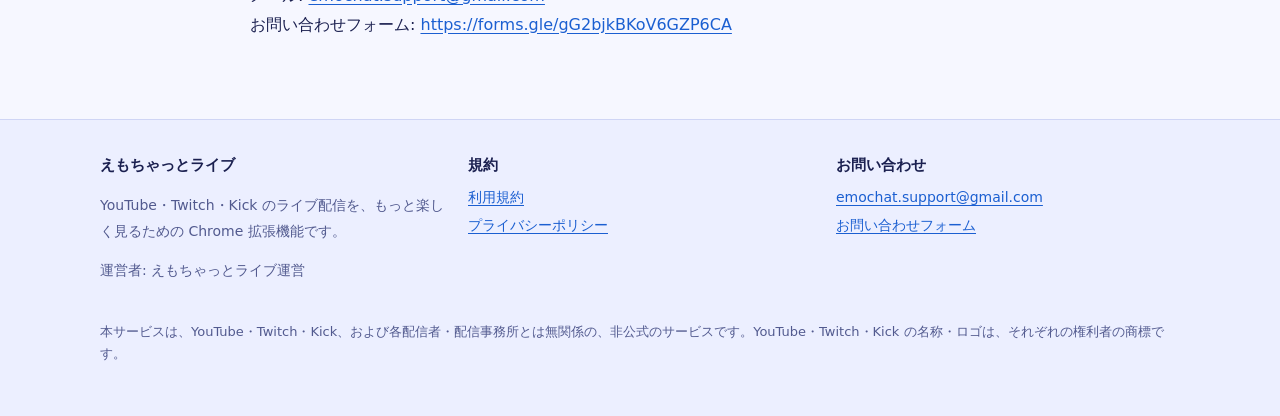
<file: privacy.html>
<!doctype html>
<html lang="ja">
<head>
<meta charset="utf-8">
<meta name="viewport" content="width=device-width, initial-scale=1">
<title>プライバシーポリシー｜えもちゃっとライブ</title>
<meta name="description" content="えもちゃっとライブのプライバシーポリシーです。">
<meta property="og:title" content="プライバシーポリシー｜えもちゃっとライブ">
<meta property="og:description" content="えもちゃっとライブのプライバシーポリシーです。">
<meta property="og:type" content="website">
<meta property="og:image" content="assets/icon-512.png">
<meta name="theme-color" content="#0b1030">
<link rel="icon" type="image/png" href="assets/favicon.png">
<link rel="apple-touch-icon" href="assets/apple-touch-icon.png">
<link rel="stylesheet" href="assets/site.css">
</head>
<body>
<a class="skip" href="#main">本文へ移動</a>
<header class="site-header">
  <div class="wrap">
    <a class="brand" href="index.html"><img src="assets/apple-touch-icon.png" alt="" width="36" height="36">えもちゃっとライブ</a>
    <nav class="site-nav" aria-label="サイト内メニュー"><a href="index.html">トップ</a><a href="index.html#features">機能</a><a href="index.html#contact">お問い合わせ</a><a href="terms.html">利用規約</a><a href="privacy.html" aria-current="page">プライバシーポリシー</a><a href="en/privacy.html" lang="en">English</a></nav>
  </div>
</header>
<main id="main">

<div class="narrow doc">
  <h1>プライバシーポリシー</h1>
  <p class="meta">最終更新日: 2026年10月27日<br>運営者: えもちゃっとライブ運営（運営責任者: 小野寺 海杜）<br>連絡先: <a href="mailto:emochat.support@gmail.com">emochat.support@gmail.com</a></p>

  <h2 id="p1">1. このポリシーについて</h2>
  <p>「えもちゃっとライブ」（以下「本拡張機能」）は、YouTube・Twitch・Kick のライブ配信やチャットを見ているときに、コメントの盛り上がりに合わせた演出・テンプレートコメントの送信・視聴実績の記録・ファンレベルなどの機能を提供する、Chrome の拡張機能です。本ポリシーは、本拡張機能と公式サイト、およびスマホ版が扱う情報と、その使い方を説明します。</p>
  <p>「スマホ版」は、スマートフォンなどのブラウザで開く、見るだけのページです。本拡張機能と同じ Google アカウントでログインすると、ご自身の視聴実績・称号・ランキングを見ることができます。スマホ版から、記録を書き換えたり、新しく情報を取得したりすることはありません。</p>

  <h2 id="p2">2. 要点</h2>
  <ul>
    <li>コメントの内容を、運営者のサーバーに送ることは<strong>ありません</strong>。コメントの解析（盛り上がりの判定など）は、すべてお使いのブラウザの中だけで行います。</li>
    <li>ログインしなくても、ほとんどの機能が使えます。その場合、記録はお使いのブラウザの中だけに保存されます。</li>
    <li>ログイン（Google）した場合に限り、設定・視聴実績などを運営者のサーバー（Supabase）に保存して、端末間で引き継げるようにします。</li>
    <li>ランキングには、ご自身が参加を選んだ場合に限り、設定した表示名と視聴の集計が表示されます。初期状態は非公開です。参加すると、ログインしている他の利用者（本拡張機能・スマホ版のどちらからでも）が、その表示名と集計を見られます。</li>
    <li>本拡張機能と公式サイトでは、アクセス解析ツールや、広告のための追跡を使用していません。なお、公式サイトの提供元や Chrome ウェブストアなどの外部のサービスが、それぞれの仕組みで、アクセスの記録を取得する場合があります。ご利用者のデータを販売せず、広告にも使いません。</li>
  </ul>

  <h2 id="p3">3. 扱う情報</h2>

  <h3>3.1 ログインしない場合（お使いのブラウザの中だけに保存）</h3>
  <p>次の情報を、ブラウザの <code>chrome.storage.local</code> に保存します。運営者のサーバーには送られません。</p>
  <div class="scroll"><table><tr><th>情報</th><th>用途</th></tr><tr><td>各種設定（テーマ・文字の大きさ・演出・感度・グラフ・フィルター・弾幕など）</td><td>機能の設定を保つため</td></tr><tr><td>テンプレートコメント</td><td>ワンクリック送信のため</td></tr><tr><td>送信したコメントの履歴（最新 50 件）</td><td>送信ログの表示のため。<strong>端末の外には出しません</strong></td></tr><tr><td>視聴実績（チャンネルごとの視聴時間・コメント送信回数・テンプレ送信回数・「激熱」と「爆熱」（激熱よりさらに盛り上がった時）の経験回数）</td><td>実績表示・ファンレベルのため</td></tr><tr><td>見た配信のコメント量の記録（一定の時間ごとのコメントの件数・同時視聴者数。コメントの本文は含みません）</td><td>コメント量のグラフ・勢いの表示のため</td></tr><tr><td>ブロックしたユーザーの名前</td><td>ブロック機能のため</td></tr><tr><td>背景画像・アクスタ画像</td><td>見た目の設定のため（画像は端末の中だけに保存）</td></tr><tr><td>継続日数</td><td>継続日数の表示のため</td></tr><tr><td>端末を区別する ID</td><td>同期するときの端末の区別のため</td></tr></table></div>

  <h3>3.2 ログインした場合に、運営者のサーバーへ送る情報</h3>
  <p>Google でログインした場合、次の情報を Supabase（運営者が利用するデータベース）に保存します。<strong>ここに書いたものが、現在取得している情報のすべてです。</strong></p>
  <div class="scroll"><table><tr><th>情報</th><th>用途</th></tr><tr><td>Google アカウントの識別子・メールアドレス・名前（ログインの認証に使う範囲：<code>openid</code> <code>email</code> <code>profile</code>）</td><td>ログインのため</td></tr><tr><td>表示名・ランキングへの参加の有無（全体・チャンネルごと）・称号の並び順</td><td>ランキングの表示のため</td></tr><tr><td>設定（上の表のうち、画像を除く各種設定とテンプレートコメント）</td><td>端末間で引き継ぐため</td></tr><tr><td>視聴実績（チャンネルごとの視聴時間・ライブの視聴時間・コメント送信回数・テンプレ送信回数・「激熱」の経験回数と最後の日時・「爆熱」の経験回数・初めて見た日時・大応援の回数・使った応援ポイント）と、見たチャンネルの情報（名前・ID・アイコン）。大応援・応援ポイントは現在準備中の機能で、今は 0 のまま送られます</td><td>端末間の引き継ぎ・ランキングのため</td></tr><tr><td>1 日ごとの活動量のまとめ（視聴時間・コメント数・「激熱」と「爆熱」の回数・貯めた応援ポイント）</td><td>活動の記録の表示のため</td></tr><tr><td>スターライト（見た時間で貯まる、本拡張機能の中だけの星）の記録：貯まった数と使った数の累計、すでにスターライトに換えた視聴時間の合計と 1 分に満たない端数、1 日（24 時間）の上限を数えるための始まりの時刻と、その間に貯まった数</td><td>スターライトの残高の表示と、使い道（名前の飾りなど。現在準備中）のため。貯まる数は、サーバーが確かめた視聴時間から、サーバーが決めます。<strong>スターライトは買えず、お金や他の物に換えられず、他の人に譲れません</strong>。残高は、他の利用者にも、配信者にも表示しません</td></tr><tr><td>見たライブ配信ごとのコメントの速さの要約（配信の ID・チャンネル・配信タイトル・見ていた時間帯・1 分あたりのコメント数・いちばんコメントが多かった 1 分の時刻とその件数・最大同時視聴者数）。ライブ配信を見終えた後に、1 配信につき 1 件送ります。アーカイブは対象外です</td><td>推しタウンの「名場面年表」で、配信ごとの盛り上がりを集計するため。<strong>コメントの本文や、コメントを書いた人の情報は含みません</strong>（件数から計算した数字だけです）</td></tr><tr><td>見たライブ配信ごとの「コメントの気分」の件数（笑い・拍手・かわいい・きた・おつ・泣けるに当たるコメントの数と、「激熱」になった回数）。配信の要約と一緒に送ります</td><td>推しタウンの「街の天気」を、前の日の配信の雰囲気で決めるため。<strong>コメントの本文や、コメントを書いた人の情報は含みません</strong>（件数だけです）。天気には多くの利用者の分を合わせた割合だけを使い、誰が送ったかは残しません</td></tr><tr><td>自由帳の全国ギャラリーで付けた「いいね」（どの街の、どの月の絵か）</td><td>ギャラリーの並び順（いいねの多い順）のため。<strong>誰がいいねしたかは、他の利用者にも、配信者にも表示しません</strong>（数だけ）。13 か月で消します</td></tr><tr><td>毎月の終わりの、チャンネルごとの視聴の集計（サーバーが確かめた視聴時間・コメント数などの累計）の記録。ランキングに参加していない場合も記録します</td><td>過去の順位の移り変わり（月ごとのランキング）を表示するため（表示する機能は、現在準備中です）。表示するのは、その時点でランキングに参加している方の分だけです</td></tr><tr><td>推しタウンで参加した記録：貼ったスタンプの種類・場所・日、塗ったマスと色・日（毎日 0 時に反映するまでの予約と、本人の「昨日の結果」の表示用の直近 14 日分）、その月の自由帳に参加したこと、通報した場所</td><td>推しタウン（配信者ごとに、ファンがみんなでスタンプ寄せ書き・自由帳などを作る機能）の提供と、荒らしへの対応のため。<strong>誰が貼った・塗った・通報したかは、他の利用者にも、配信者にも表示しません</strong></td></tr><tr><td>推しタウンのランキングの記録（毎日 0 時時点の順位・数値・表示名）。ランキングに参加している方の分だけです</td><td>推しタウンの掲示板にランキングを表示するため（最新の 1 回分だけを保存し、毎日作り直します）</td></tr><tr><td>ブロックしたユーザーの名前</td><td>端末間で引き継ぐため</td></tr><tr><td>端末を区別する ID</td><td>同期するときの端末の区別のため</td></tr></table></div>
  <p><strong>サーバーに送らないもの</strong>: コメントの本文、送信したコメントの履歴、背景画像、アクスタ画像。投げ銭（スパチャ）の金額と、配信サイトでのご自身のアカウント名は、そもそも読み取りません。</p>

  <h3>3.3 配信サイトのページから読み取る情報</h3>
  <p>本拡張機能は、次の情報をページから読み取って、ブラウザの中で処理します。</p>
  <ul>
    <li>チャットのコメント（盛り上がりの判定・演出・フィルター・ブロックのため）。<strong>運営者のサーバーには送りません。</strong></li>
    <li>動画が再生されている時間（視聴時間の記録のため）。広告の再生中は数えません。</li>
    <li>今見ているチャンネルの名前・ID・アイコンと、同時視聴者数（チャンネルごとの記録・グラフのため）。</li>
    <li>YouTube のスパチャやメンバー加入、Twitch の投げ銭が届いたこと（Kick の投げ銭は読んでいません）。金額や、誰によるものかは読み取りません。</li>
  </ul>
  <p>YouTube では、チャットのない動画の視聴ページでも、視聴時間の記録のために、動画が再生中かどうかとチャンネルの情報を読み取ります。</p>

  <h3>3.4 お問い合わせで受け取る情報</h3>
  <p>お問い合わせフォーム（Google フォーム）またはメールで、お名前（任意）・返信先のメールアドレス・お問い合わせの種類と内容をお送りいただいた場合、お問い合わせへの返信と対応、および本拡張機能の改善のために使います。フォームの運営には、Google のサービスを使います。パスワードや、クレジットカード番号などは、フォームに入力しないでください。</p>

  <h2 id="p4">4. 利用目的</h2>
  <ul>
    <li>本拡張機能の機能の提供（盛り上がりの演出・テンプレート・視聴実績・ファンレベル・スターライト・ランキング）</li>
    <li>端末間での設定と記録の引き継ぎ</li>
<li>推しタウン（スタンプ寄せ書き・自由帳・みんなの節目・名場面年表・ランキング）の提供と、配信ごとの盛り上がりの集計</li>
    <li>不正な記録（視聴時間の水増しなど）の防止。ランキングには、サーバーが確かめた分だけを使います</li>
    <li>お問い合わせをいただいた場合の、内容の確認と対応、および本拡張機能の改善</li>
  </ul>
  <p>情報を、広告・販売・本拡張機能の機能と無関係な目的には使いません。</p>

  <h2 id="p5">5. 第三者への提供</h2>
  <p>次の場合を除き、取得した情報を第三者に提供しません。</p>
  <ul>
    <li><strong>ランキング</strong>：ご自身がランキングへの参加を選んだ場合、設定した表示名と、視聴の集計が、同じランキングを見る他の利用者に表示されます（チャンネルごと・全体）。チャンネルごとのランキングでは、そのチャンネルで取った称号（視聴時間などの節目に届いた印）と、ご自身で決めた称号の並び順も表示されます。称号のもとになった数値（激熱の回数・初めて見た日時など）そのものは表示しません。初期状態は非公開です。</li>
    <li><strong>推しタウン</strong>：スタンプ寄せ書き・自由帳の絵、配信者ごとの視聴時間の合計（みんなの節目）は、ログインしている他の利用者に表示されます。表示するのは、絵と、多くの利用者の分を合わせた数字だけです。誰が貼った・塗ったか、誰がどれだけ見たかは表示しません（ランキングに参加した場合の表示名と集計を除きます）。</li>
    <li><strong>名場面年表（推しタウン）</strong>：見たライブ配信ごとの要約は、多くの利用者の分を合わせた数字（「いつもの 2.3 倍盛り上がった」など）と、配信タイトルだけを表示します。誰がどの配信を見たかは、他の利用者にも、配信者にも表示しません。</li>
    <li><strong>街の天気・全国ギャラリー（推しタウン）</strong>：天気は、多くの利用者の分を合わせた割合から決めた結果（晴れ・雨など）だけを表示します。全国ギャラリーには、各街の先月の自由帳の完成図と、いいねの数を表示します。</li>
    <li><strong>法令に基づく場合</strong>。</li>
  </ul>
  <h3>利用している外部サービス</h3>
  <div class="scroll"><table><tr><th>サービス</th><th>目的</th><th>扱う情報</th></tr><tr><td>Supabase（Supabase Pte. Ltd.／シンガポール）</td><td>情報の保存・ログインの認証。情報は、日本（東京リージョン）に保存されます</td><td>3.2 の情報</td></tr><tr><td>Google（Google LLC／米国）</td><td>Google アカウントでのログイン</td><td>認証のときに、Google から、アカウントの識別子・メールアドレス・名前が、当サービスに渡されます。当サービスから Google へ、コメントや視聴の記録を送ることはありません</td></tr><tr><td>Google（Google LLC／米国）</td><td>お問い合わせの受付（フォーム・メール）</td><td>お問い合わせの内容（お名前（任意）・メールアドレス・内容）。Google のサービスで処理されます</td></tr><tr><td>GitHub（GitHub, Inc.／米国）</td><td>公式サイトとスマホ版のページの配信</td><td>ページを開いたときの通信の記録（IP アドレス等）が、GitHub の仕組みで取得される場合があります。当サービスは、それを受け取っていません</td></tr></table></div>
  <p>保管場所（国・地域）: サーバーに保存する情報は、日本（東京リージョン）にある、外部サービス「Supabase」のサーバーに保存します。</p>

  <h2 id="p6">6. 保管期間と削除</h2>
  <div class="scroll"><table><tr><th>情報</th><th>保管期間</th></tr><tr><td>ブラウザの中の情報</td><td>拡張機能を削除するか、ブラウザのデータを消すまで</td></tr><tr><td>スマホ版が端末に控える情報（ログインの状態と、その日に取り込んだご自身の記録）</td><td>スマホ版は、記録を 1 日 1 回取り込み、その日の分をお使いの端末のブラウザの中に控えます。ログアウトすると消えます（ブラウザのデータを消しても消えます）</td></tr><tr><td>サーバーの情報（3.2 の情報）</td><td>アカウントがある間、保管します。次のときに削除します。<ul><li>ご自身で、設定ページからアカウントを削除したとき（すぐに削除します）</li><li>連絡先へ削除のご依頼をいただいたとき（ご本人であることを確認してから <strong>30 日以内</strong>に削除します）</li><li><strong>24 か月</strong>続けて使われていない（ログインした状態での利用・同期がない）アカウント（削除します）</li></ul></td></tr><tr><td>バックアップ</td><td>現在、当サービスでは、データベースのバックアップを作成していません。サービス提供者が、運用上、ログ等を保持する場合がありますが、その保持期間は、サービス提供者の定めによります。</td></tr><tr><td>お問い合わせで受け取った情報（お名前・メールアドレス・内容）</td><td>お問い合わせへの対応が終わってから <strong>1 年間</strong>保管し、その後、削除します</td></tr></table></div>
  <ul>
    <li><strong>アカウントの削除</strong>: 拡張機能の設定ページの「アカウントを削除」から、いつでもご自身で削除できます。削除すると、本人に結びつく、データベース上の情報（プロフィール・設定・視聴実績・スターライトなど）は、すぐに削除されます。元に戻せません。ご自身の端末の中の記録は消えません（拡張機能を削除すると消えます）。</li>
    <li>見たライブ配信ごとの要約も削除されます。配信の目録（配信の ID・タイトル・チャンネル）は、誰の記録とも結びついていないため、残ります。</li>
    <li>推しタウンの予約・参加の記録・通報・ランキングの記録も削除されます。みんなで作った作品（スタンプ寄せ書きに貼られたスタンプ・自由帳の絵）と、名場面年表・みんなの節目の集計は、多くの利用者の分を合わせたものなので残ります。その場合も、スタンプを貼った人との結びつきは消します。</li>
    <li>削除したあとも、同じ Google アカウントで、もう一度ログインできます。その場合は、新しいアカウントとして始まります。</li>
  </ul>

  <h2 id="p7">7. 利用者の権利</h2>
  <p>ご自身の情報について、開示・訂正・利用停止・削除をご希望の場合は、上記の連絡先にメールでお申し出ください。ご登録の Google アカウントのメールアドレスからのお申し出により、本人であることを確認のうえ、遅滞なく（原則として 30 日以内に）対応します。アカウントの削除と、ランキングへの参加の停止は、設定ページから、ご自身でいつでも行えます。スマホ版には、削除や設定の変更の機能はありません（拡張機能の設定ページから行ってください）。</p>

  <h2 id="p8">8. ブロックしたユーザーの名前について</h2>
  <p>ブロック機能で登録した他の利用者の名前は、ログインして同期した場合に、ブロックした本人のデータとしてサーバーに保存されます。この名前は、他の利用者に公開されません。</p>

  <h2 id="p9">9. 子どもの利用</h2>
  <p>本サービスは、13 歳未満の方を対象としておらず、13 歳未満の方の個人情報を、意図して取得しません。13 歳未満の方の情報を取得したことが分かった場合は、速やかに削除します。13 歳以上で、お住まいの国・地域の成年年齢に満たない方は、保護者または法定代理人の同意を得たうえで、ご利用ください。保護者の方が、お子さまの情報について、開示・削除などを希望される場合は、上記の連絡先にご連絡ください。</p>

  <h2 id="p10">10. 安全のための取り組み</h2>
  <p>サーバーの情報は、ご本人だけが自分の情報を読み書きできるように設定しています（ランキングに参加した場合の表示名・集計・称号を除きます）。通信は暗号化（HTTPS）しています。万一、個人情報の漏えいが起きた場合は、法令に従って関係機関への報告と、ご本人への通知を行います。</p>

  <h2 id="p11">11. ポリシーの変更</h2>
  <p>内容を変更する場合は、このページを更新し、更新日を書き換えます。重要な変更は、変更の前に、公式サイトでお知らせします。</p>

  <h2 id="p12">12. 運営者・お問い合わせ</h2>
  <p>運営者: えもちゃっとライブ運営（運営責任者: 小野寺 海杜）<br>
  運営者の住所は、ご本人からのお求めに応じて、遅滞なくお知らせします。<br>
  メール: <a href="mailto:emochat.support@gmail.com">emochat.support@gmail.com</a><br>
  お問い合わせフォーム: <a href="https://forms.gle/gG2bjkBKoV6GZP6CA" rel="noopener">https://forms.gle/gG2bjkBKoV6GZP6CA</a></p>
</div>

</main>
<footer class="site-footer">
  <div class="wrap">
    <div class="cols">
      <div>
        <h2>えもちゃっとライブ</h2>
        <p>YouTube・Twitch・Kick のライブ配信を、もっと楽しく見るための Chrome 拡張機能です。</p>
        <p>運営者: えもちゃっとライブ運営</p>
      </div>
      <div>
        <h2>規約</h2>
        <ul>
          <li><a href="terms.html">利用規約</a></li>
          <li><a href="privacy.html">プライバシーポリシー</a></li>
        </ul>
      </div>
      <div>
        <h2>お問い合わせ</h2>
        <ul>
          <li><a href="mailto:emochat.support@gmail.com">emochat.support@gmail.com</a></li>
          <li><a href="https://forms.gle/gG2bjkBKoV6GZP6CA" rel="noopener">お問い合わせフォーム</a></li>
        </ul>
      </div>
    </div>
    <p class="legal-note">本サービスは、YouTube・Twitch・Kick、および各配信者・配信事務所とは無関係の、非公式のサービスです。YouTube・Twitch・Kick の名称・ロゴは、それぞれの権利者の商標です。</p>
  </div>
</footer>
</body>
</html>
</file>
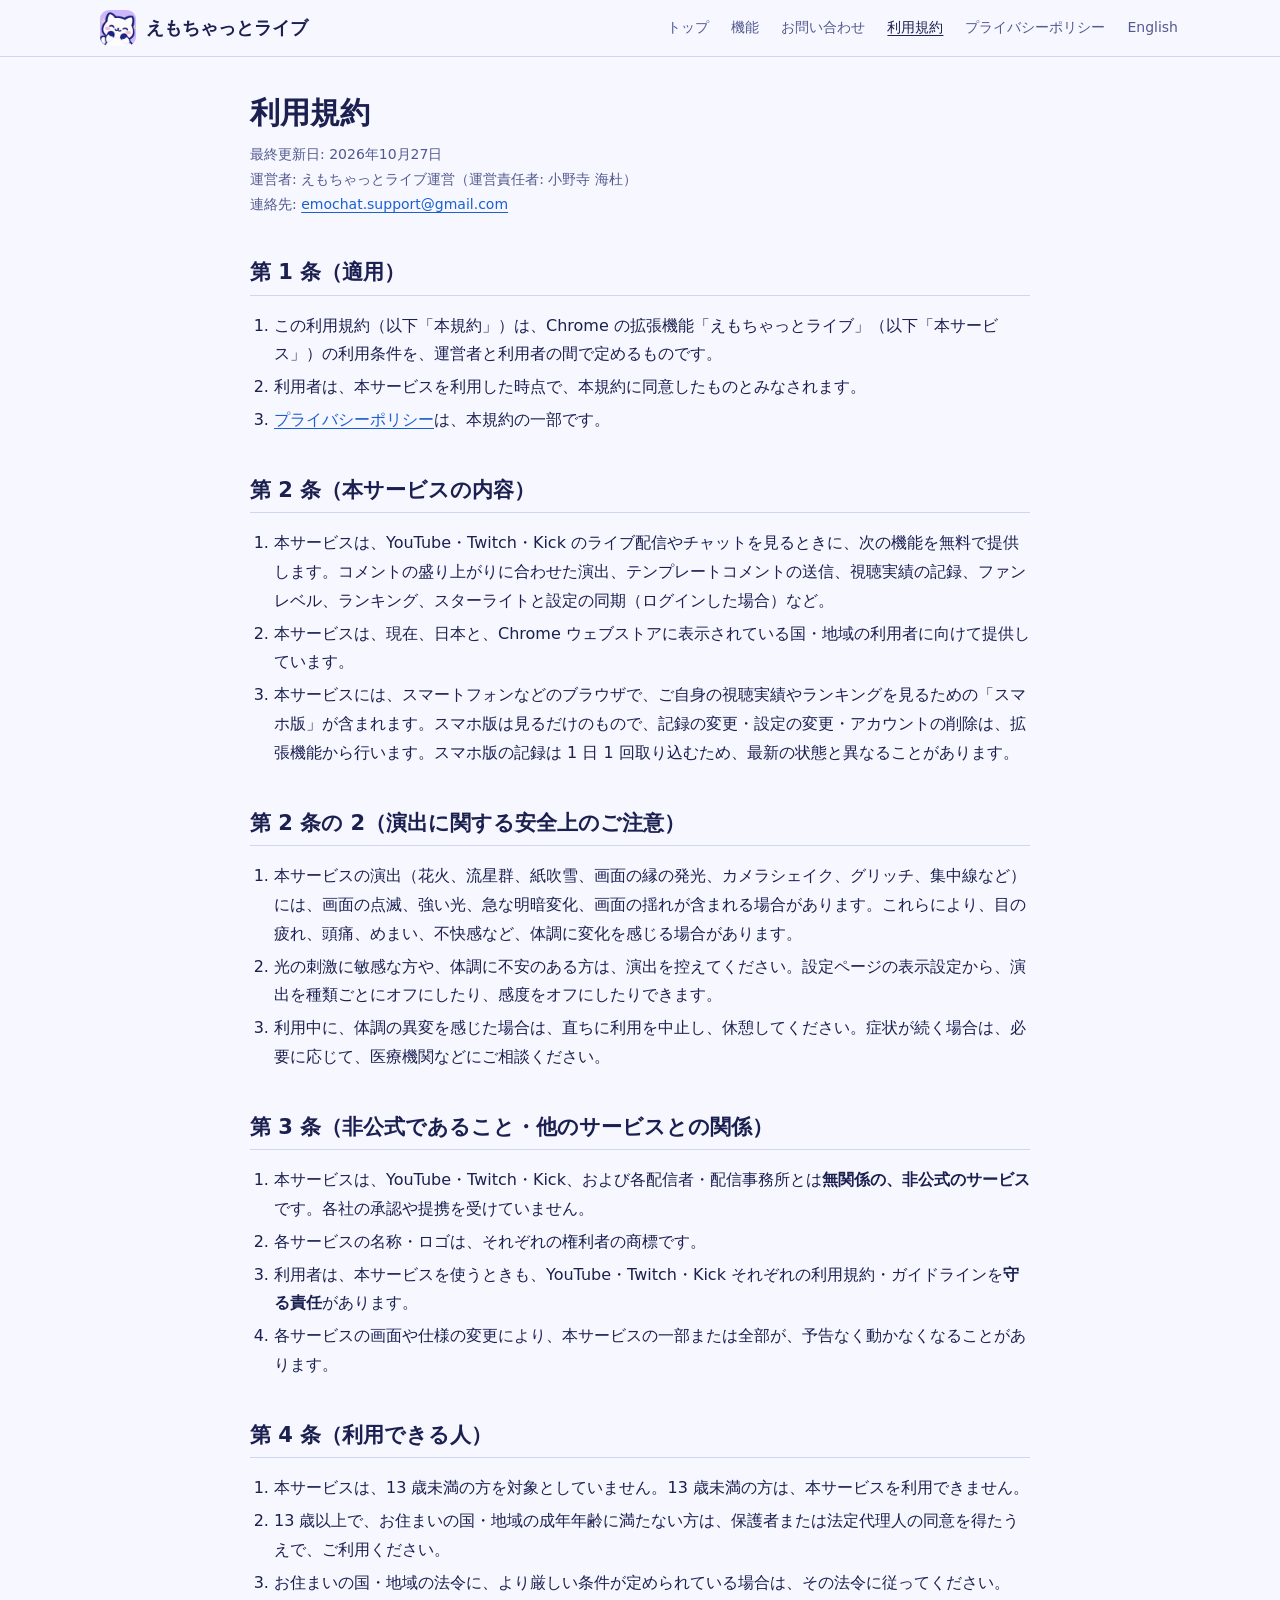
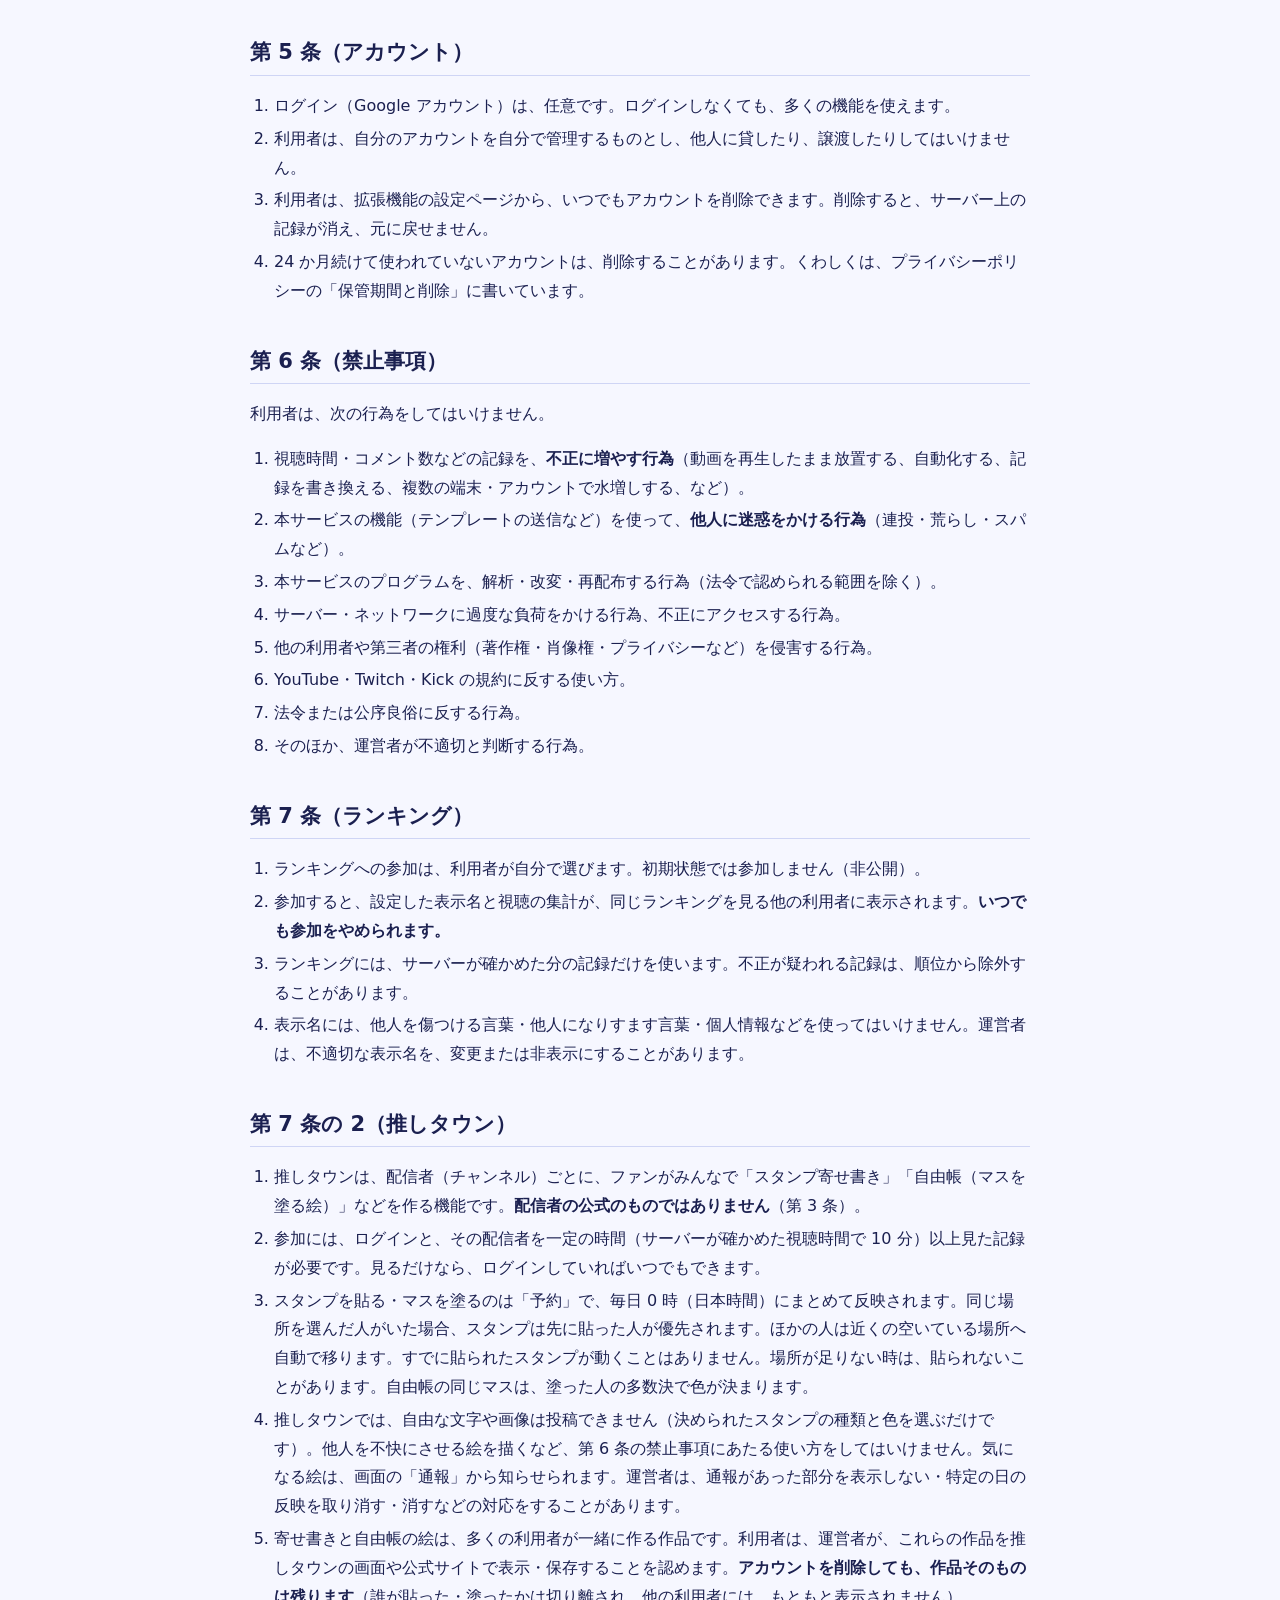
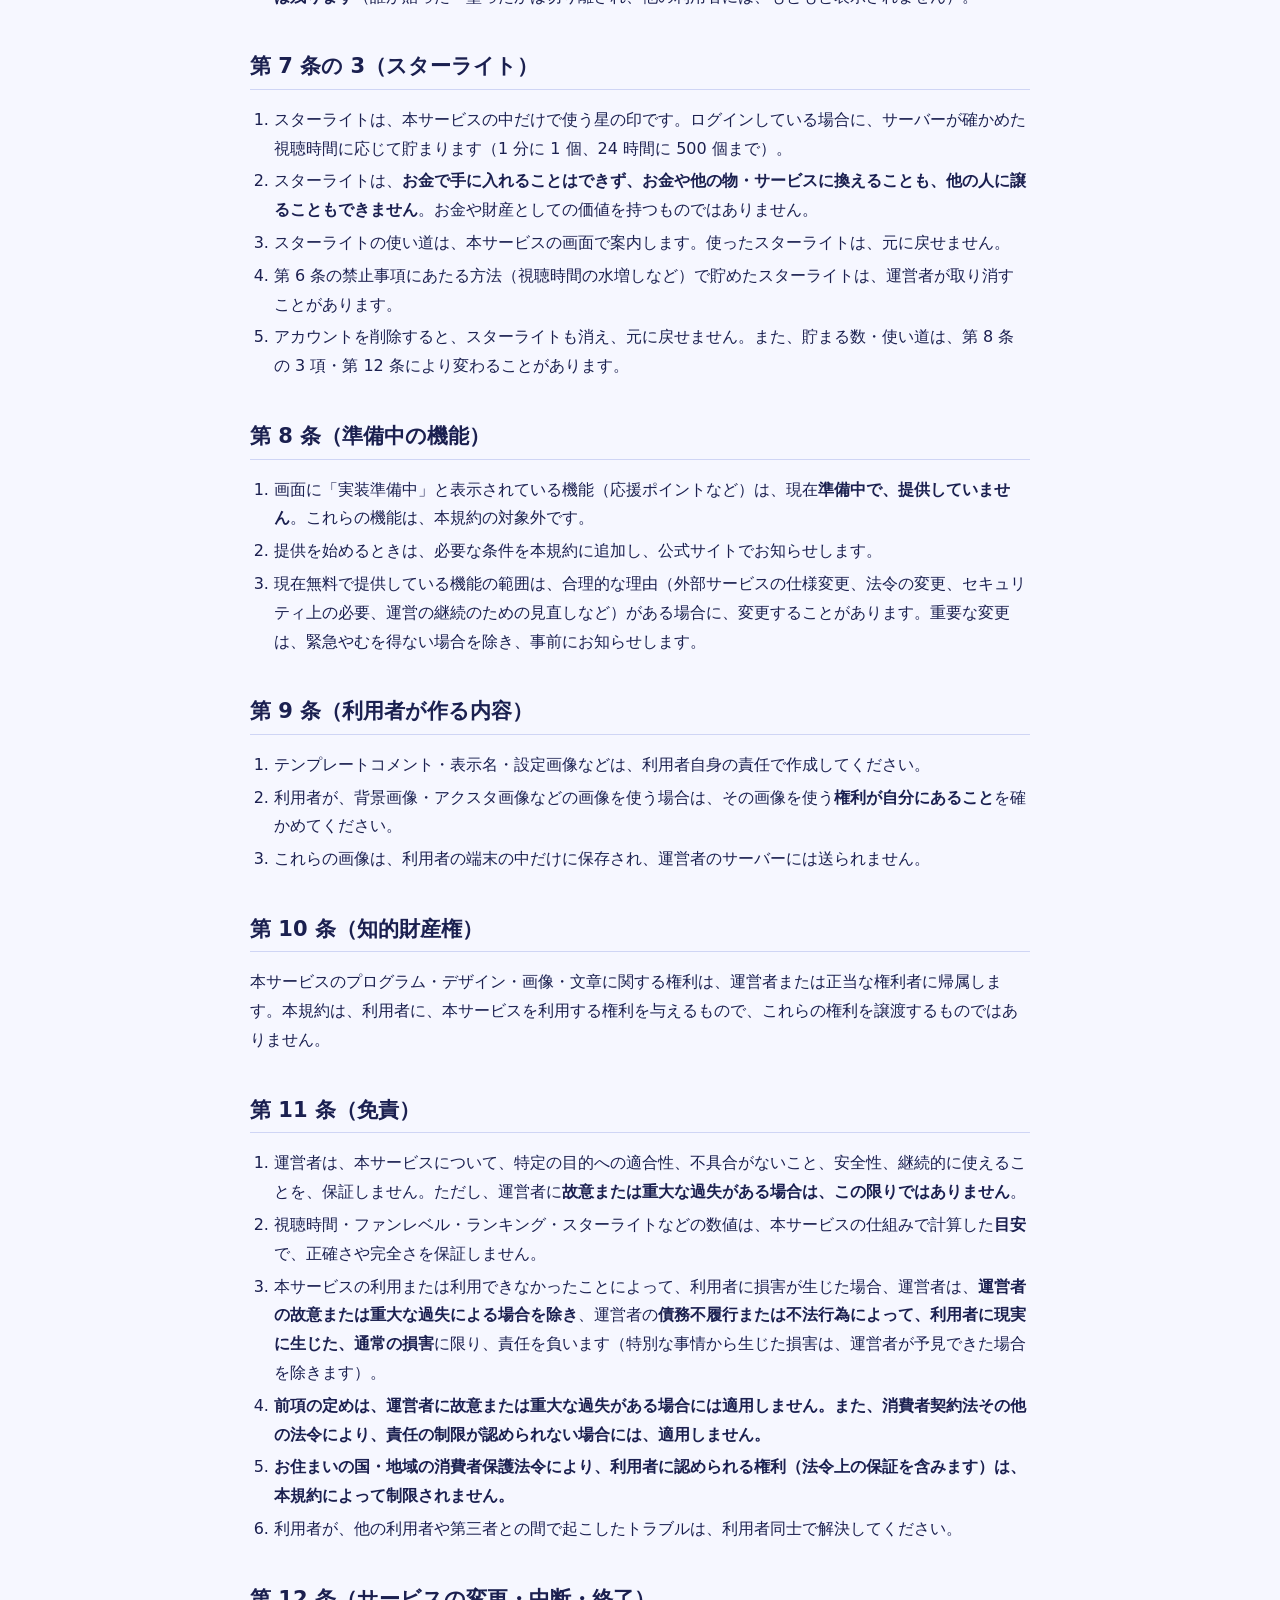
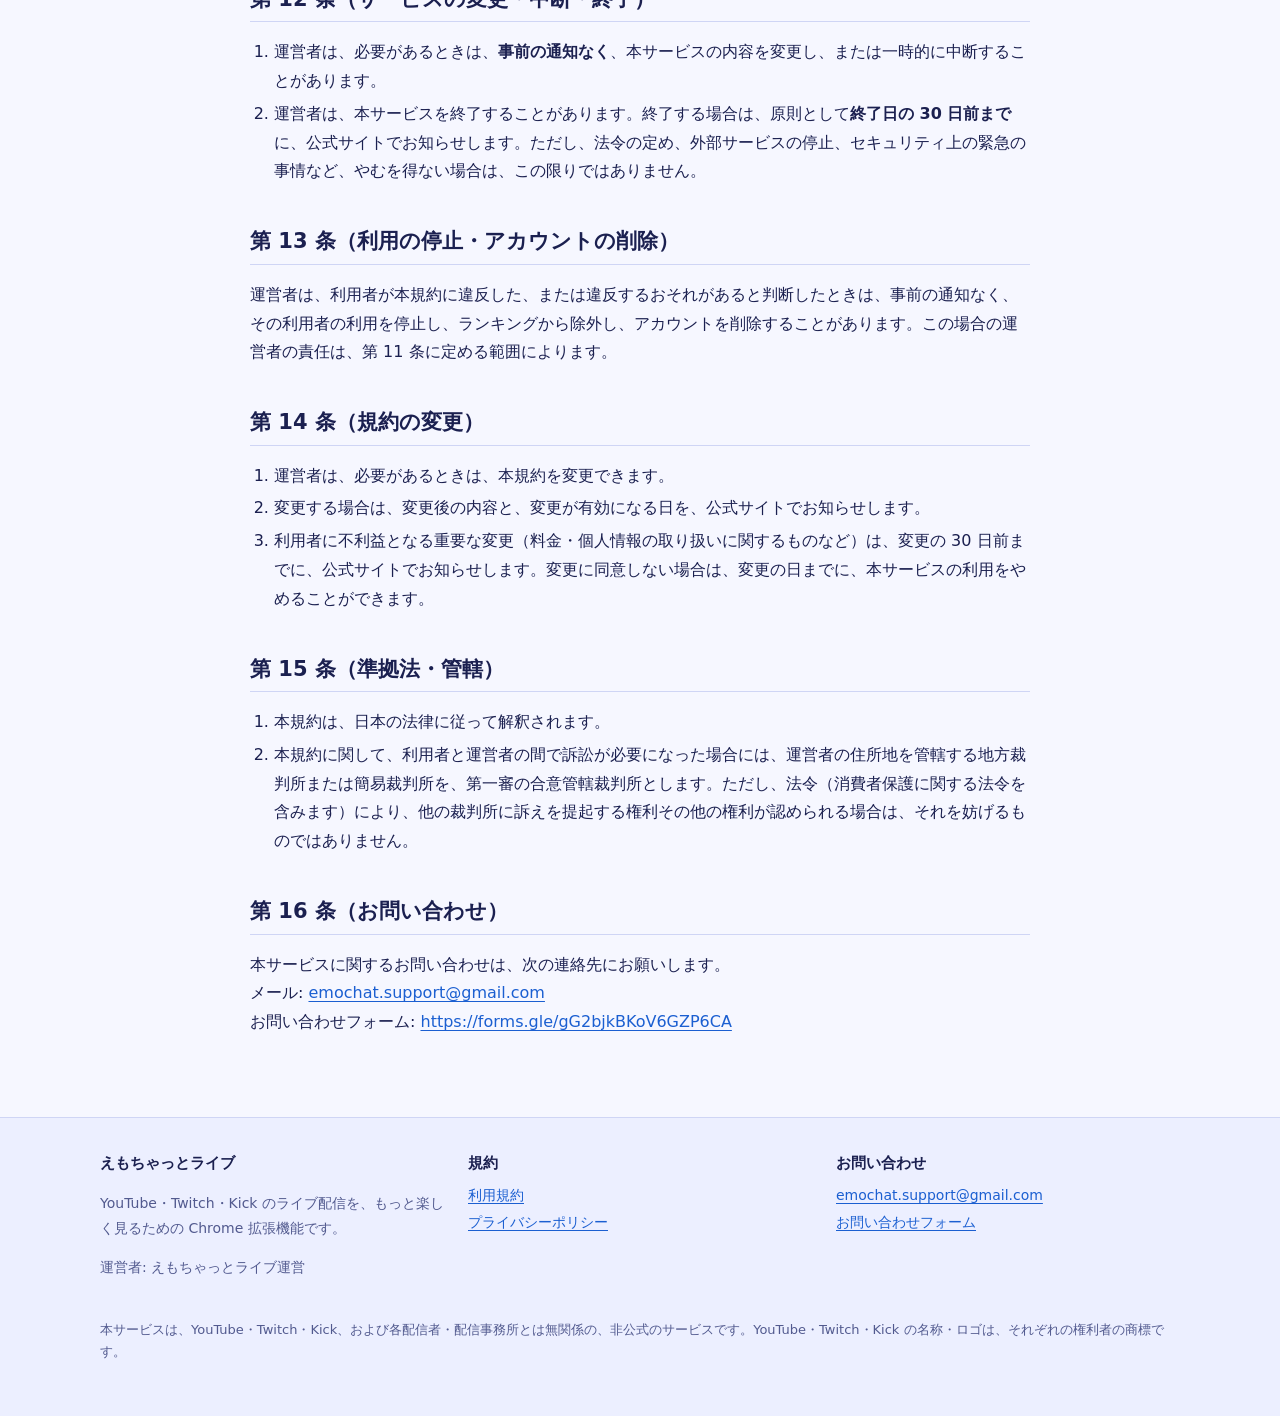
<file: terms.html>
<!doctype html>
<html lang="ja">
<head>
<meta charset="utf-8">
<meta name="viewport" content="width=device-width, initial-scale=1">
<title>利用規約｜えもちゃっとライブ</title>
<meta name="description" content="えもちゃっとライブの利用規約です。">
<meta property="og:title" content="利用規約｜えもちゃっとライブ">
<meta property="og:description" content="えもちゃっとライブの利用規約です。">
<meta property="og:type" content="website">
<meta property="og:image" content="assets/icon-512.png">
<meta name="theme-color" content="#0b1030">
<link rel="icon" type="image/png" href="assets/favicon.png">
<link rel="apple-touch-icon" href="assets/apple-touch-icon.png">
<link rel="stylesheet" href="assets/site.css">
</head>
<body>
<a class="skip" href="#main">本文へ移動</a>
<header class="site-header">
  <div class="wrap">
    <a class="brand" href="index.html"><img src="assets/apple-touch-icon.png" alt="" width="36" height="36">えもちゃっとライブ</a>
    <nav class="site-nav" aria-label="サイト内メニュー"><a href="index.html">トップ</a><a href="index.html#features">機能</a><a href="index.html#contact">お問い合わせ</a><a href="terms.html" aria-current="page">利用規約</a><a href="privacy.html">プライバシーポリシー</a><a href="en/terms.html" lang="en">English</a></nav>
  </div>
</header>
<main id="main">

<div class="narrow doc">
  <h1>利用規約</h1>
  <p class="meta">最終更新日: 2026年10月27日<br>運営者: えもちゃっとライブ運営（運営責任者: 小野寺 海杜）<br>連絡先: <a href="mailto:emochat.support@gmail.com">emochat.support@gmail.com</a></p>

  <h2 id="a1">第 1 条（適用）</h2>
  <ol>
    <li>この利用規約（以下「本規約」）は、Chrome の拡張機能「えもちゃっとライブ」（以下「本サービス」）の利用条件を、運営者と利用者の間で定めるものです。</li>
    <li>利用者は、本サービスを利用した時点で、本規約に同意したものとみなされます。</li>
    <li><a href="privacy.html">プライバシーポリシー</a>は、本規約の一部です。</li>
  </ol>

  <h2 id="a2">第 2 条（本サービスの内容）</h2>
  <ol>
    <li>本サービスは、YouTube・Twitch・Kick のライブ配信やチャットを見るときに、次の機能を無料で提供します。コメントの盛り上がりに合わせた演出、テンプレートコメントの送信、視聴実績の記録、ファンレベル、ランキング、スターライトと設定の同期（ログインした場合）など。</li>
    <li>本サービスは、現在、日本と、Chrome ウェブストアに表示されている国・地域の利用者に向けて提供しています。</li>
    <li>本サービスには、スマートフォンなどのブラウザで、ご自身の視聴実績やランキングを見るための「スマホ版」が含まれます。スマホ版は見るだけのもので、記録の変更・設定の変更・アカウントの削除は、拡張機能から行います。スマホ版の記録は 1 日 1 回取り込むため、最新の状態と異なることがあります。</li>
  </ol>

  <h2 id="a2-2">第 2 条の 2（演出に関する安全上のご注意）</h2>
  <ol>
    <li>本サービスの演出（花火、流星群、紙吹雪、画面の縁の発光、カメラシェイク、グリッチ、集中線など）には、画面の点滅、強い光、急な明暗変化、画面の揺れが含まれる場合があります。これらにより、目の疲れ、頭痛、めまい、不快感など、体調に変化を感じる場合があります。</li>
    <li>光の刺激に敏感な方や、体調に不安のある方は、演出を控えてください。設定ページの表示設定から、演出を種類ごとにオフにしたり、感度をオフにしたりできます。</li>
    <li>利用中に、体調の異変を感じた場合は、直ちに利用を中止し、休憩してください。症状が続く場合は、必要に応じて、医療機関などにご相談ください。</li>
  </ol>

  <h2 id="a3">第 3 条（非公式であること・他のサービスとの関係）</h2>
  <ol>
    <li>本サービスは、YouTube・Twitch・Kick、および各配信者・配信事務所とは<strong>無関係の、非公式のサービス</strong>です。各社の承認や提携を受けていません。</li>
    <li>各サービスの名称・ロゴは、それぞれの権利者の商標です。</li>
    <li>利用者は、本サービスを使うときも、YouTube・Twitch・Kick それぞれの利用規約・ガイドラインを<strong>守る責任</strong>があります。</li>
    <li>各サービスの画面や仕様の変更により、本サービスの一部または全部が、予告なく動かなくなることがあります。</li>
  </ol>

  <h2 id="a4">第 4 条（利用できる人）</h2>
  <ol>
    <li>本サービスは、13 歳未満の方を対象としていません。13 歳未満の方は、本サービスを利用できません。</li>
    <li>13 歳以上で、お住まいの国・地域の成年年齢に満たない方は、保護者または法定代理人の同意を得たうえで、ご利用ください。</li>
    <li>お住まいの国・地域の法令に、より厳しい条件が定められている場合は、その法令に従ってください。</li>
  </ol>

  <h2 id="a5">第 5 条（アカウント）</h2>
  <ol>
    <li>ログイン（Google アカウント）は、任意です。ログインしなくても、多くの機能を使えます。</li>
    <li>利用者は、自分のアカウントを自分で管理するものとし、他人に貸したり、譲渡したりしてはいけません。</li>
    <li>利用者は、拡張機能の設定ページから、いつでもアカウントを削除できます。削除すると、サーバー上の記録が消え、元に戻せません。</li>
    <li>24 か月続けて使われていないアカウントは、削除することがあります。くわしくは、プライバシーポリシーの「保管期間と削除」に書いています。</li>
  </ol>

  <h2 id="a6">第 6 条（禁止事項）</h2>
  <p>利用者は、次の行為をしてはいけません。</p>
  <ol>
    <li>視聴時間・コメント数などの記録を、<strong>不正に増やす行為</strong>（動画を再生したまま放置する、自動化する、記録を書き換える、複数の端末・アカウントで水増しする、など）。</li>
    <li>本サービスの機能（テンプレートの送信など）を使って、<strong>他人に迷惑をかける行為</strong>（連投・荒らし・スパムなど）。</li>
    <li>本サービスのプログラムを、解析・改変・再配布する行為（法令で認められる範囲を除く）。</li>
    <li>サーバー・ネットワークに過度な負荷をかける行為、不正にアクセスする行為。</li>
    <li>他の利用者や第三者の権利（著作権・肖像権・プライバシーなど）を侵害する行為。</li>
    <li>YouTube・Twitch・Kick の規約に反する使い方。</li>
    <li>法令または公序良俗に反する行為。</li>
    <li>そのほか、運営者が不適切と判断する行為。</li>
  </ol>

  <h2 id="a7">第 7 条（ランキング）</h2>
  <ol>
    <li>ランキングへの参加は、利用者が自分で選びます。初期状態では参加しません（非公開）。</li>
    <li>参加すると、設定した表示名と視聴の集計が、同じランキングを見る他の利用者に表示されます。<strong>いつでも参加をやめられます。</strong></li>
    <li>ランキングには、サーバーが確かめた分の記録だけを使います。不正が疑われる記録は、順位から除外することがあります。</li>
    <li>表示名には、他人を傷つける言葉・他人になりすます言葉・個人情報などを使ってはいけません。運営者は、不適切な表示名を、変更または非表示にすることがあります。</li>
  </ol>

  <h2 id="a7-2">第 7 条の 2（推しタウン）</h2>
  <ol>
    <li>推しタウンは、配信者（チャンネル）ごとに、ファンがみんなで「スタンプ寄せ書き」「自由帳（マスを塗る絵）」などを作る機能です。<strong>配信者の公式のものではありません</strong>（第 3 条）。</li>
    <li>参加には、ログインと、その配信者を一定の時間（サーバーが確かめた視聴時間で 10 分）以上見た記録が必要です。見るだけなら、ログインしていればいつでもできます。</li>
    <li>スタンプを貼る・マスを塗るのは「予約」で、毎日 0 時（日本時間）にまとめて反映されます。同じ場所を選んだ人がいた場合、スタンプは先に貼った人が優先されます。ほかの人は近くの空いている場所へ自動で移ります。すでに貼られたスタンプが動くことはありません。場所が足りない時は、貼られないことがあります。自由帳の同じマスは、塗った人の多数決で色が決まります。</li>
    <li>推しタウンでは、自由な文字や画像は投稿できません（決められたスタンプの種類と色を選ぶだけです）。他人を不快にさせる絵を描くなど、第 6 条の禁止事項にあたる使い方をしてはいけません。気になる絵は、画面の「通報」から知らせられます。運営者は、通報があった部分を表示しない・特定の日の反映を取り消す・消すなどの対応をすることがあります。</li>
    <li>寄せ書きと自由帳の絵は、多くの利用者が一緒に作る作品です。利用者は、運営者が、これらの作品を推しタウンの画面や公式サイトで表示・保存することを認めます。<strong>アカウントを削除しても、作品そのものは残ります</strong>（誰が貼った・塗ったかは切り離され、他の利用者には、もともと表示されません）。</li>
  </ol>

  <h2 id="a7-3">第 7 条の 3（スターライト）</h2>
  <ol>
    <li>スターライトは、本サービスの中だけで使う星の印です。ログインしている場合に、サーバーが確かめた視聴時間に応じて貯まります（1 分に 1 個、24 時間に 500 個まで）。</li>
    <li>スターライトは、<strong>お金で手に入れることはできず、お金や他の物・サービスに換えることも、他の人に譲ることもできません</strong>。お金や財産としての価値を持つものではありません。</li>
    <li>スターライトの使い道は、本サービスの画面で案内します。使ったスターライトは、元に戻せません。</li>
    <li>第 6 条の禁止事項にあたる方法（視聴時間の水増しなど）で貯めたスターライトは、運営者が取り消すことがあります。</li>
    <li>アカウントを削除すると、スターライトも消え、元に戻せません。また、貯まる数・使い道は、第 8 条の 3 項・第 12 条により変わることがあります。</li>
  </ol>

  <h2 id="a8">第 8 条（準備中の機能）</h2>
  <ol>
    <li>画面に「実装準備中」と表示されている機能（応援ポイントなど）は、現在<strong>準備中で、提供していません</strong>。これらの機能は、本規約の対象外です。</li>
    <li>提供を始めるときは、必要な条件を本規約に追加し、公式サイトでお知らせします。</li>
    <li>現在無料で提供している機能の範囲は、合理的な理由（外部サービスの仕様変更、法令の変更、セキュリティ上の必要、運営の継続のための見直しなど）がある場合に、変更することがあります。重要な変更は、緊急やむを得ない場合を除き、事前にお知らせします。</li>
  </ol>

  <h2 id="a9">第 9 条（利用者が作る内容）</h2>
  <ol>
    <li>テンプレートコメント・表示名・設定画像などは、利用者自身の責任で作成してください。</li>
    <li>利用者が、背景画像・アクスタ画像などの画像を使う場合は、その画像を使う<strong>権利が自分にあること</strong>を確かめてください。</li>
    <li>これらの画像は、利用者の端末の中だけに保存され、運営者のサーバーには送られません。</li>
  </ol>

  <h2 id="a10">第 10 条（知的財産権）</h2>
  <p>本サービスのプログラム・デザイン・画像・文章に関する権利は、運営者または正当な権利者に帰属します。本規約は、利用者に、本サービスを利用する権利を与えるもので、これらの権利を譲渡するものではありません。</p>

  <h2 id="a11">第 11 条（免責）</h2>
  <ol>
    <li>運営者は、本サービスについて、特定の目的への適合性、不具合がないこと、安全性、継続的に使えることを、保証しません。ただし、運営者に<strong>故意または重大な過失がある場合は、この限りではありません</strong>。</li>
    <li>視聴時間・ファンレベル・ランキング・スターライトなどの数値は、本サービスの仕組みで計算した<strong>目安</strong>で、正確さや完全さを保証しません。</li>
    <li>本サービスの利用または利用できなかったことによって、利用者に損害が生じた場合、運営者は、<strong>運営者の故意または重大な過失による場合を除き</strong>、運営者の<strong>債務不履行または不法行為によって、利用者に現実に生じた、通常の損害</strong>に限り、責任を負います（特別な事情から生じた損害は、運営者が予見できた場合を除きます）。</li>
    <li><strong>前項の定めは、運営者に故意または重大な過失がある場合には適用しません。また、消費者契約法その他の法令により、責任の制限が認められない場合には、適用しません。</strong></li>
    <li><strong>お住まいの国・地域の消費者保護法令により、利用者に認められる権利（法令上の保証を含みます）は、本規約によって制限されません。</strong></li>
    <li>利用者が、他の利用者や第三者との間で起こしたトラブルは、利用者同士で解決してください。</li>
  </ol>

  <h2 id="a12">第 12 条（サービスの変更・中断・終了）</h2>
  <ol>
    <li>運営者は、必要があるときは、<strong>事前の通知なく</strong>、本サービスの内容を変更し、または一時的に中断することがあります。</li>
    <li>運営者は、本サービスを終了することがあります。終了する場合は、原則として<strong>終了日の 30 日前まで</strong>に、公式サイトでお知らせします。ただし、法令の定め、外部サービスの停止、セキュリティ上の緊急の事情など、やむを得ない場合は、この限りではありません。</li>
  </ol>

  <h2 id="a13">第 13 条（利用の停止・アカウントの削除）</h2>
  <p>運営者は、利用者が本規約に違反した、または違反するおそれがあると判断したときは、事前の通知なく、その利用者の利用を停止し、ランキングから除外し、アカウントを削除することがあります。この場合の運営者の責任は、第 11 条に定める範囲によります。</p>

  <h2 id="a14">第 14 条（規約の変更）</h2>
  <ol>
    <li>運営者は、必要があるときは、本規約を変更できます。</li>
    <li>変更する場合は、変更後の内容と、変更が有効になる日を、公式サイトでお知らせします。</li>
    <li>利用者に不利益となる重要な変更（料金・個人情報の取り扱いに関するものなど）は、変更の 30 日前までに、公式サイトでお知らせします。変更に同意しない場合は、変更の日までに、本サービスの利用をやめることができます。</li>
  </ol>

  <h2 id="a15">第 15 条（準拠法・管轄）</h2>
  <ol>
    <li>本規約は、日本の法律に従って解釈されます。</li>
    <li>本規約に関して、利用者と運営者の間で訴訟が必要になった場合には、運営者の住所地を管轄する地方裁判所または簡易裁判所を、第一審の合意管轄裁判所とします。ただし、法令（消費者保護に関する法令を含みます）により、他の裁判所に訴えを提起する権利その他の権利が認められる場合は、それを妨げるものではありません。</li>
  </ol>

  <h2 id="a16">第 16 条（お問い合わせ）</h2>
  <p>本サービスに関するお問い合わせは、次の連絡先にお願いします。<br>
  メール: <a href="mailto:emochat.support@gmail.com">emochat.support@gmail.com</a><br>
  お問い合わせフォーム: <a href="https://forms.gle/gG2bjkBKoV6GZP6CA" rel="noopener">https://forms.gle/gG2bjkBKoV6GZP6CA</a></p>
</div>

</main>
<footer class="site-footer">
  <div class="wrap">
    <div class="cols">
      <div>
        <h2>えもちゃっとライブ</h2>
        <p>YouTube・Twitch・Kick のライブ配信を、もっと楽しく見るための Chrome 拡張機能です。</p>
        <p>運営者: えもちゃっとライブ運営</p>
      </div>
      <div>
        <h2>規約</h2>
        <ul>
          <li><a href="terms.html">利用規約</a></li>
          <li><a href="privacy.html">プライバシーポリシー</a></li>
        </ul>
      </div>
      <div>
        <h2>お問い合わせ</h2>
        <ul>
          <li><a href="mailto:emochat.support@gmail.com">emochat.support@gmail.com</a></li>
          <li><a href="https://forms.gle/gG2bjkBKoV6GZP6CA" rel="noopener">お問い合わせフォーム</a></li>
        </ul>
      </div>
    </div>
    <p class="legal-note">本サービスは、YouTube・Twitch・Kick、および各配信者・配信事務所とは無関係の、非公式のサービスです。YouTube・Twitch・Kick の名称・ロゴは、それぞれの権利者の商標です。</p>
  </div>
</footer>
</body>
</html>
</file>
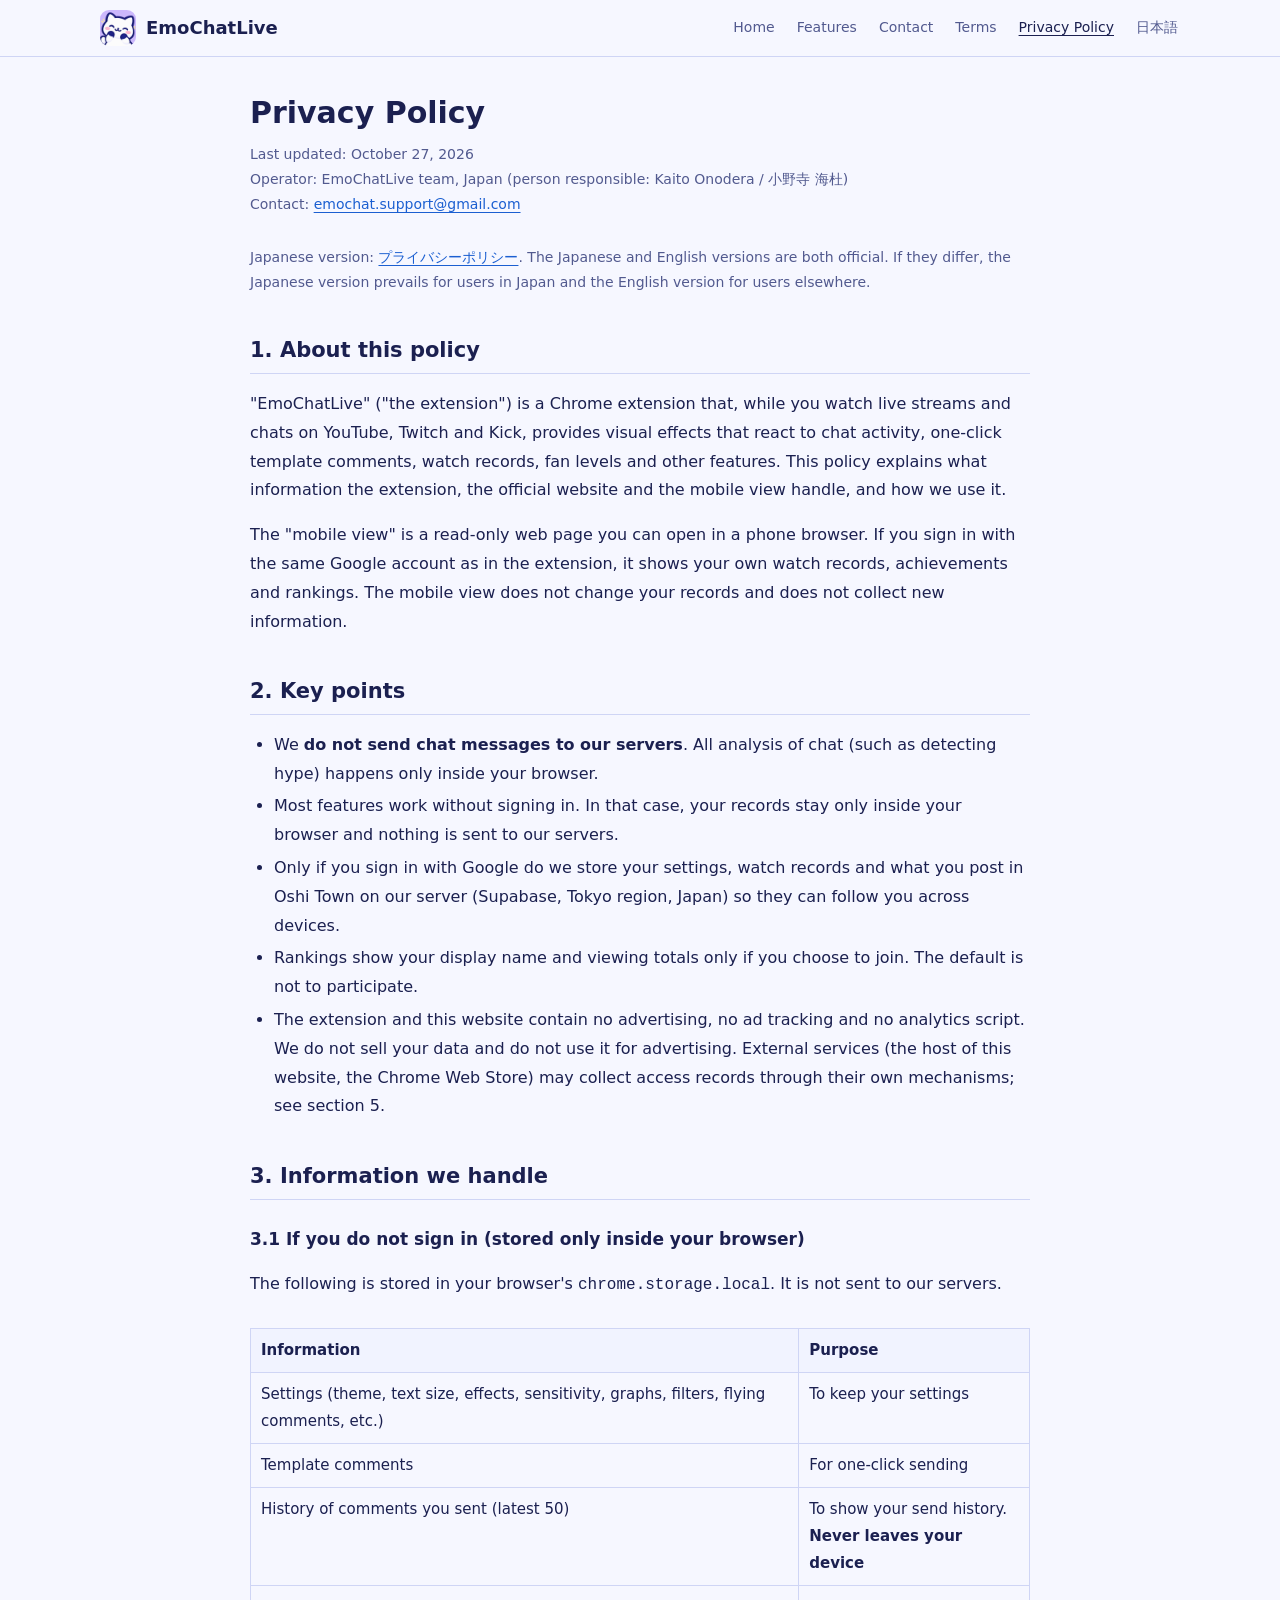
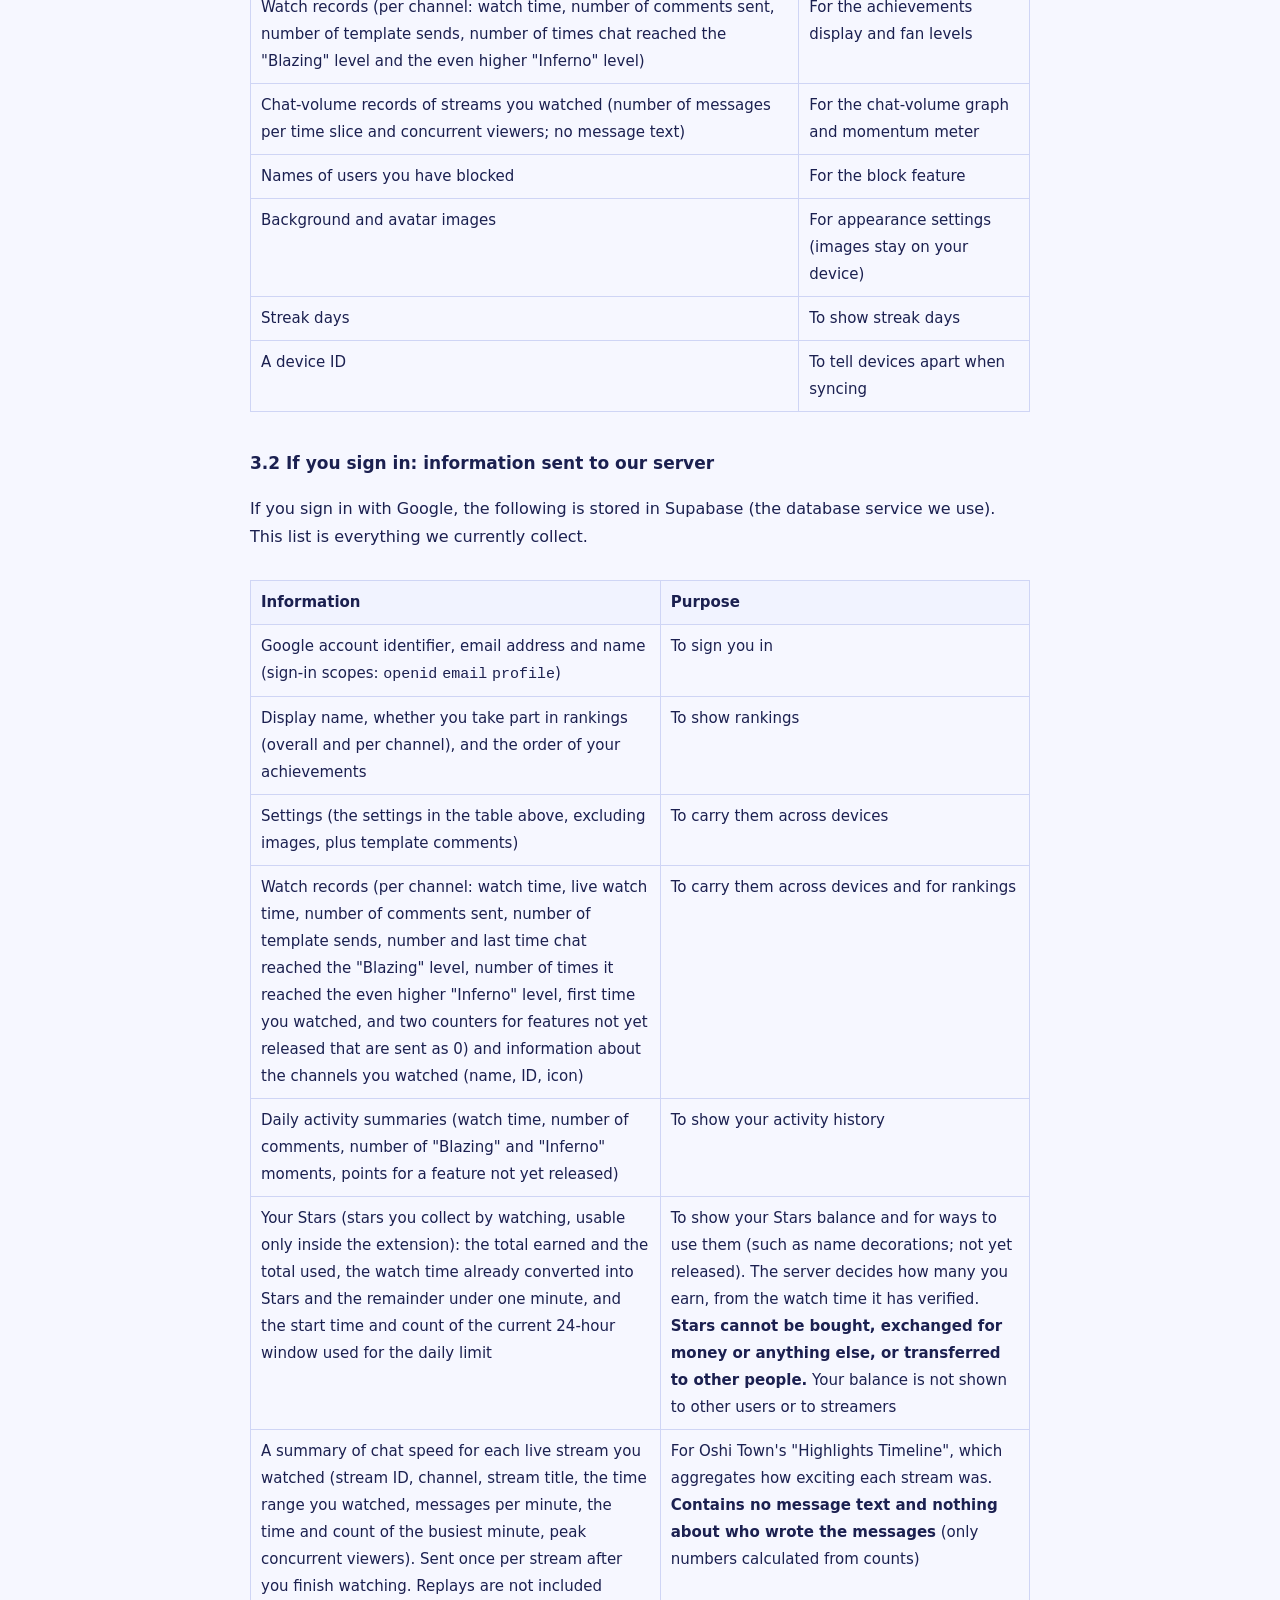
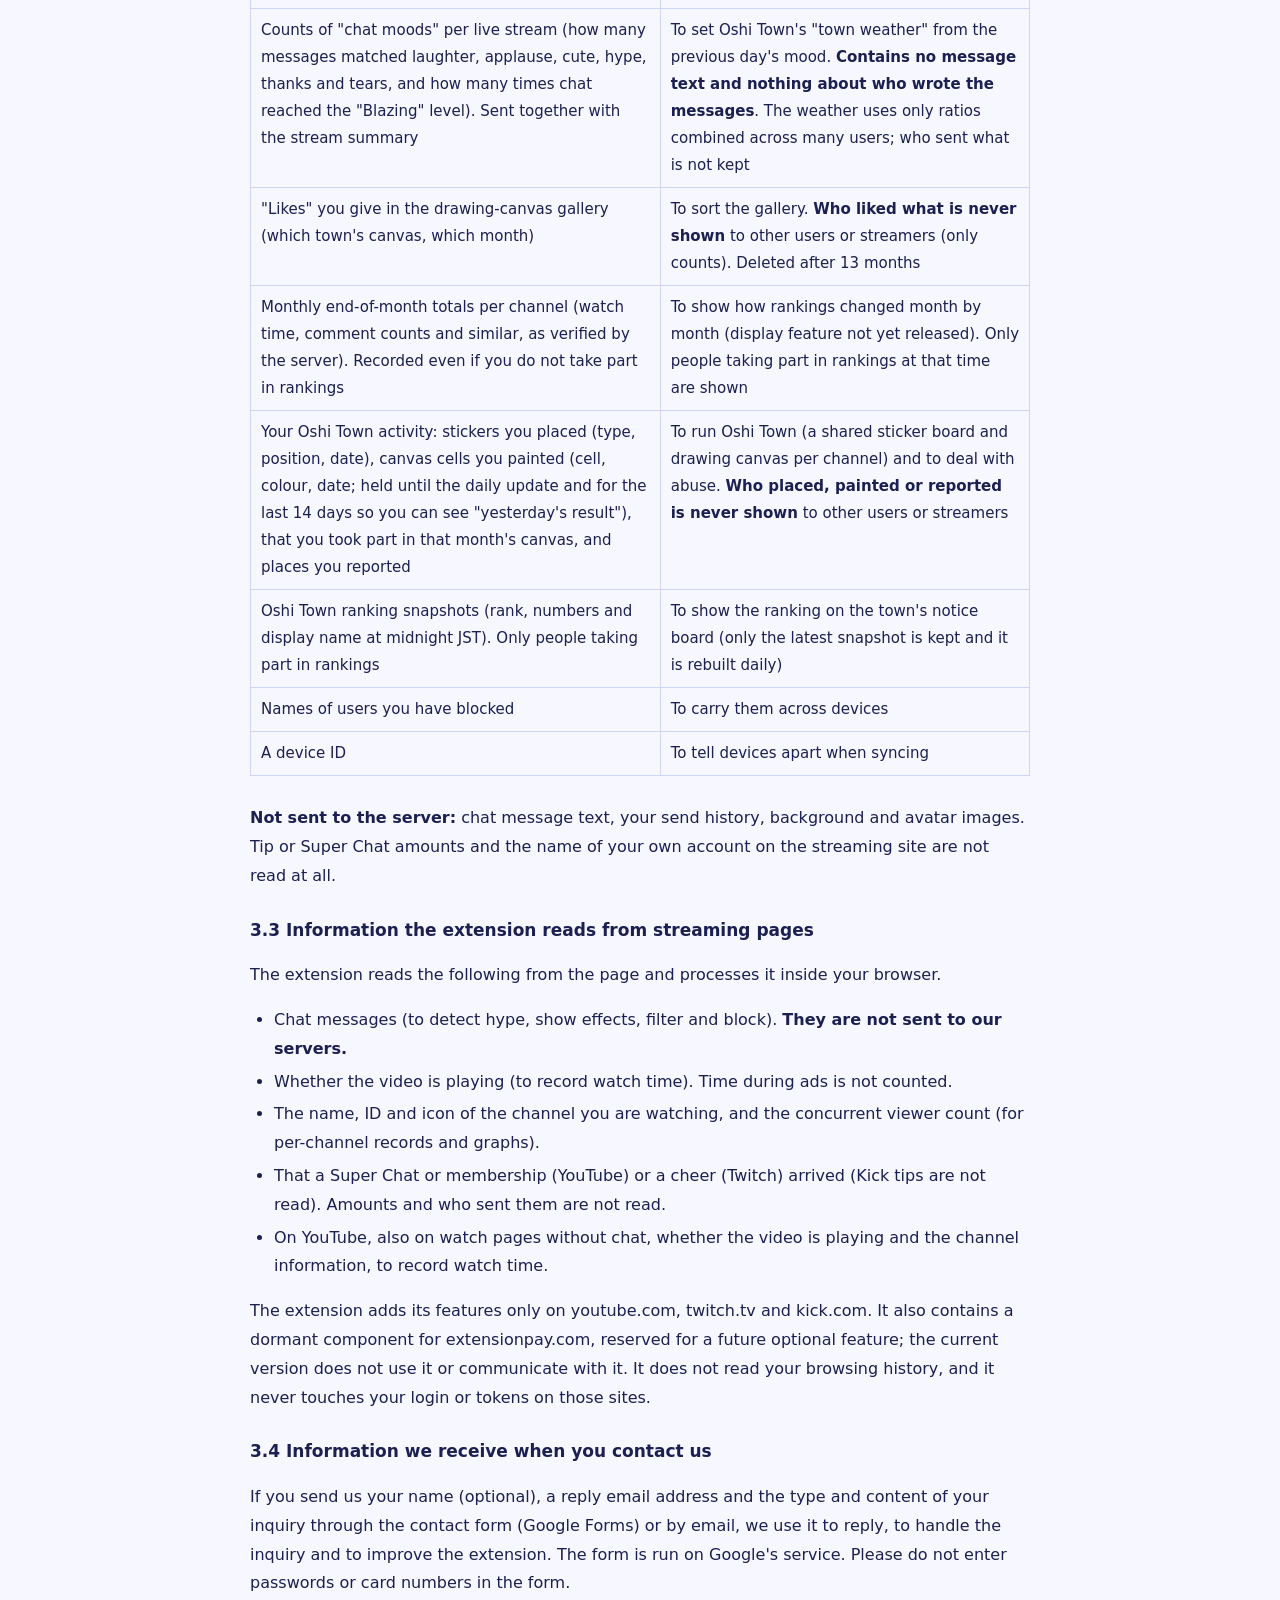
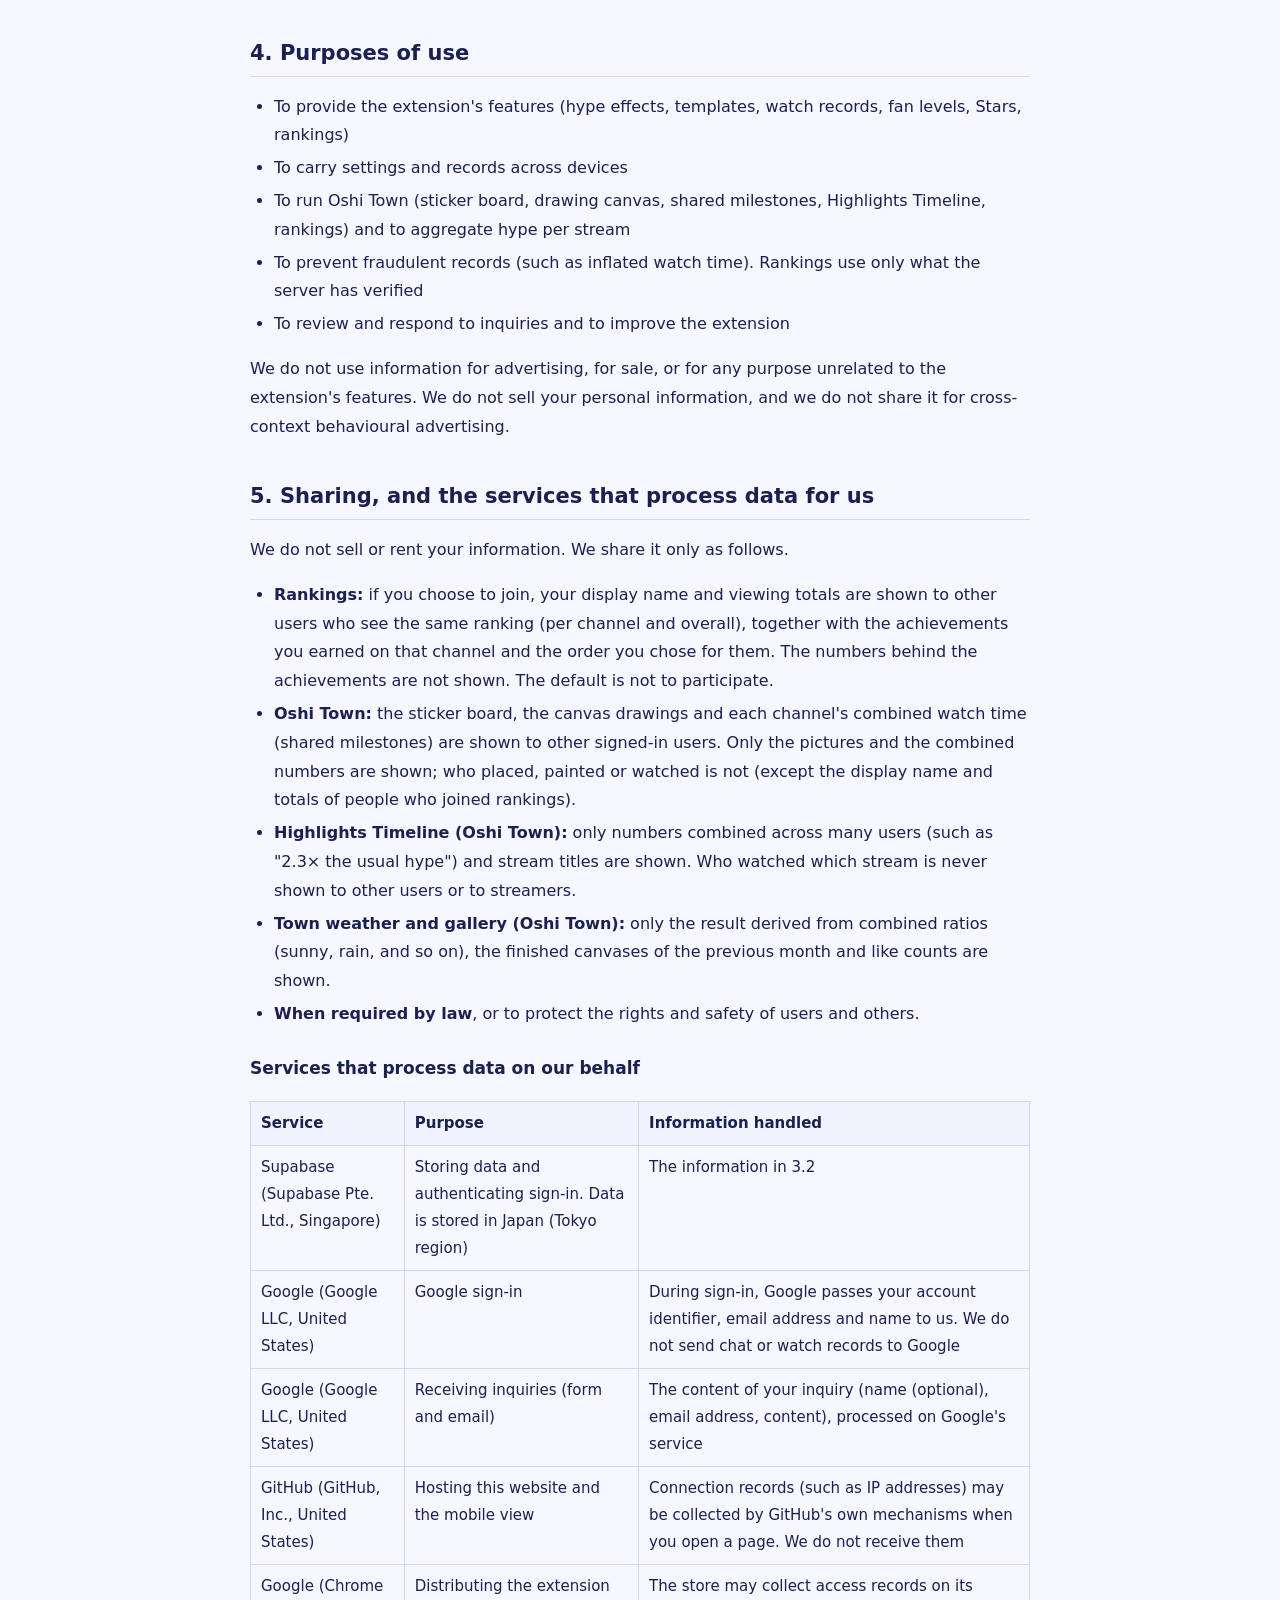
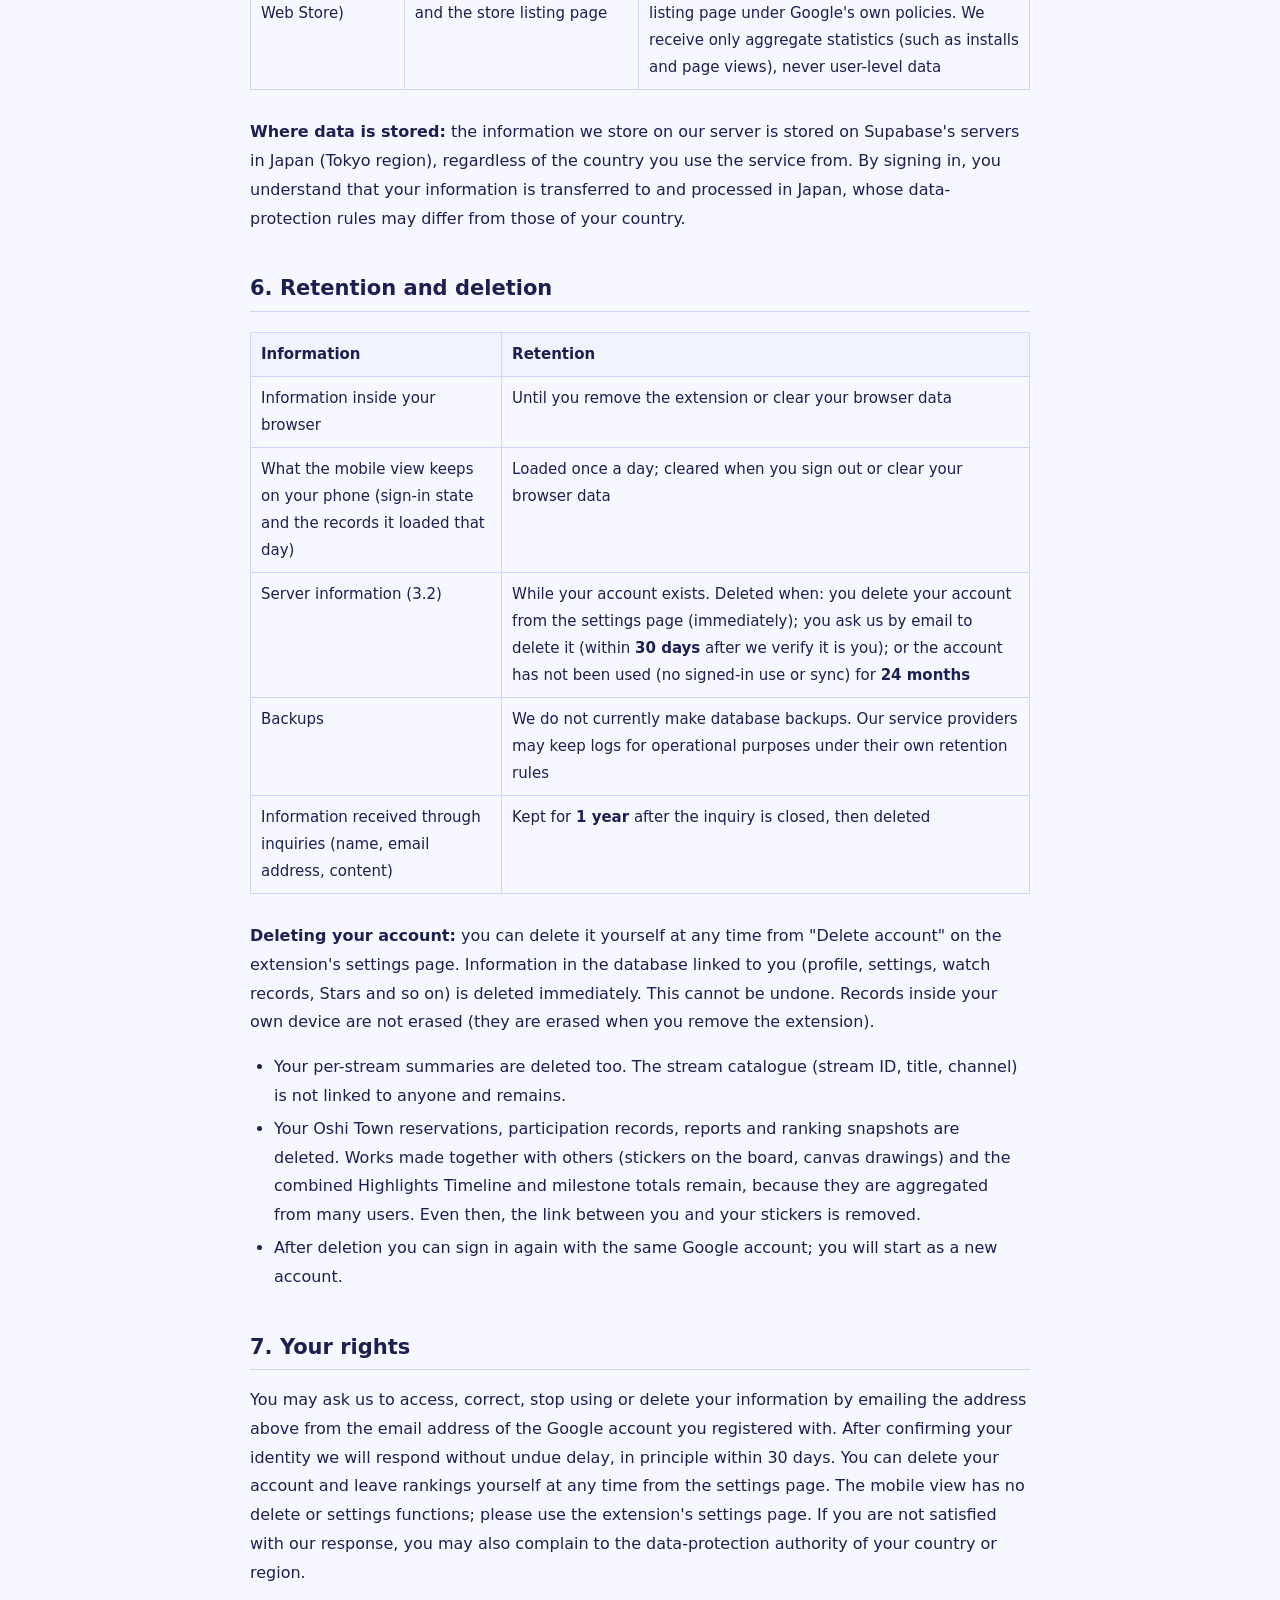
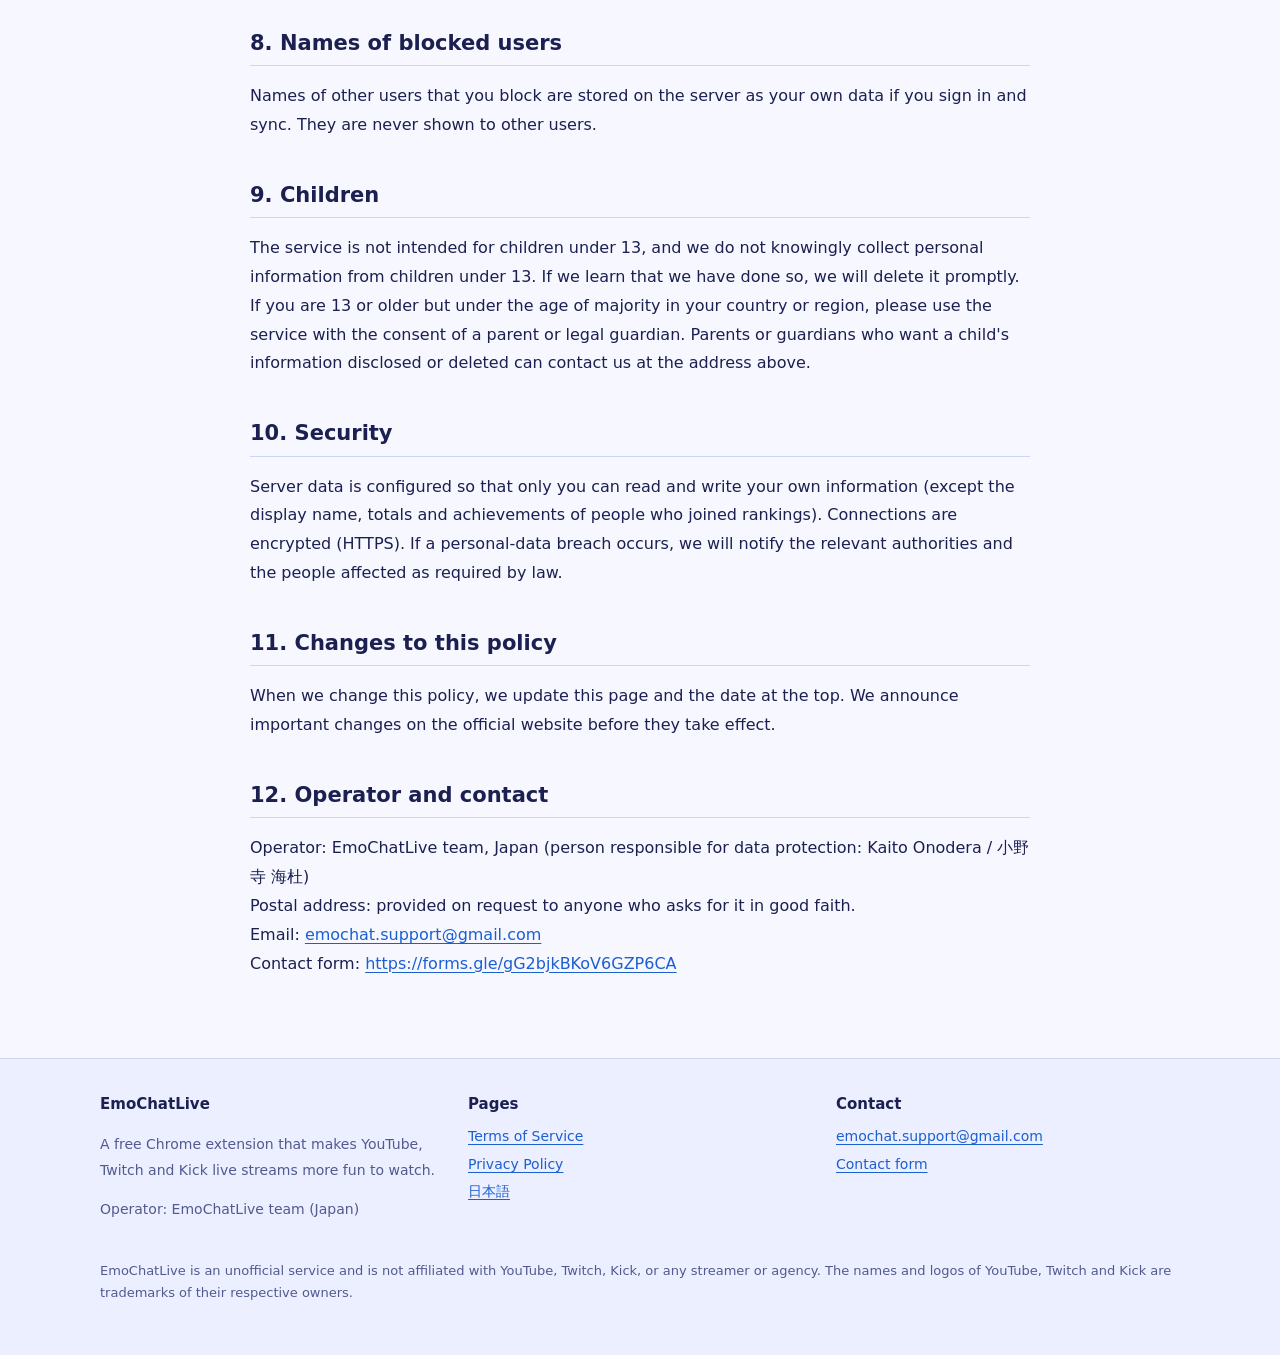
<file: en/privacy.html>
<!doctype html>
<html lang="en">
<head>
<meta charset="utf-8">
<meta name="viewport" content="width=device-width, initial-scale=1">
<title>Privacy Policy | EmoChatLive</title>
<meta name="description" content="Privacy Policy of EmoChatLive, a free Chrome extension for YouTube, Twitch and Kick live streams.">
<meta property="og:title" content="Privacy Policy | EmoChatLive">
<meta property="og:description" content="Privacy Policy of EmoChatLive.">
<meta property="og:type" content="website">
<meta property="og:image" content="../assets/icon-512.png">
<meta name="theme-color" content="#0b1030">
<link rel="icon" type="image/png" href="../assets/favicon.png">
<link rel="apple-touch-icon" href="../assets/apple-touch-icon.png">
<link rel="alternate" hreflang="ja" href="https://shijou1019-netizen.github.io/emochatlive/privacy.html">
<link rel="alternate" hreflang="en" href="https://shijou1019-netizen.github.io/emochatlive/en/privacy.html">
<link rel="stylesheet" href="../assets/site.css">
</head>
<body>
<a class="skip" href="#main">Skip to content</a>
<header class="site-header">
  <div class="wrap">
    <a class="brand" href="index.html"><img src="../assets/apple-touch-icon.png" alt="" width="36" height="36">EmoChatLive</a>
    <nav class="site-nav" aria-label="Site menu"><a href="index.html">Home</a><a href="index.html#features">Features</a><a href="index.html#contact">Contact</a><a href="terms.html">Terms</a><a href="privacy.html" aria-current="page">Privacy Policy</a><a href="../privacy.html" lang="ja">日本語</a></nav>
  </div>
</header>
<main id="main">

<div class="narrow doc">
  <h1>Privacy Policy</h1>
  <p class="meta">Last updated: October 27, 2026<br>Operator: EmoChatLive team, Japan (person responsible: Kaito Onodera / 小野寺 海杜)<br>Contact: <a href="mailto:emochat.support@gmail.com">emochat.support@gmail.com</a></p>
  <p class="meta">Japanese version: <a href="../privacy.html" lang="ja">プライバシーポリシー</a>. The Japanese and English versions are both official. If they differ, the Japanese version prevails for users in Japan and the English version for users elsewhere.</p>

  <h2>1. About this policy</h2>
  <p>"EmoChatLive" ("the extension") is a Chrome extension that, while you watch live streams and chats on YouTube, Twitch and Kick, provides visual effects that react to chat activity, one-click template comments, watch records, fan levels and other features. This policy explains what information the extension, the official website and the mobile view handle, and how we use it.</p>
  <p>The "mobile view" is a read-only web page you can open in a phone browser. If you sign in with the same Google account as in the extension, it shows your own watch records, achievements and rankings. The mobile view does not change your records and does not collect new information.</p>

  <h2>2. Key points</h2>
  <ul>
    <li>We <strong>do not send chat messages to our servers</strong>. All analysis of chat (such as detecting hype) happens only inside your browser.</li>
    <li>Most features work without signing in. In that case, your records stay only inside your browser and nothing is sent to our servers.</li>
    <li>Only if you sign in with Google do we store your settings, watch records and what you post in Oshi Town on our server (Supabase, Tokyo region, Japan) so they can follow you across devices.</li>
    <li>Rankings show your display name and viewing totals only if you choose to join. The default is not to participate.</li>
    <li>The extension and this website contain no advertising, no ad tracking and no analytics script. We do not sell your data and do not use it for advertising. External services (the host of this website, the Chrome Web Store) may collect access records through their own mechanisms; see section 5.</li>
  </ul>

  <h2>3. Information we handle</h2>
  <h3>3.1 If you do not sign in (stored only inside your browser)</h3>
  <p>The following is stored in your browser's <code>chrome.storage.local</code>. It is not sent to our servers.</p>
  <div class="scroll"><table><tr><th>Information</th><th>Purpose</th></tr>
  <tr><td>Settings (theme, text size, effects, sensitivity, graphs, filters, flying comments, etc.)</td><td>To keep your settings</td></tr>
  <tr><td>Template comments</td><td>For one-click sending</td></tr>
  <tr><td>History of comments you sent (latest 50)</td><td>To show your send history. <strong>Never leaves your device</strong></td></tr>
  <tr><td>Watch records (per channel: watch time, number of comments sent, number of template sends, number of times chat reached the "Blazing" level and the even higher "Inferno" level)</td><td>For the achievements display and fan levels</td></tr>
  <tr><td>Chat-volume records of streams you watched (number of messages per time slice and concurrent viewers; no message text)</td><td>For the chat-volume graph and momentum meter</td></tr>
  <tr><td>Names of users you have blocked</td><td>For the block feature</td></tr>
  <tr><td>Background and avatar images</td><td>For appearance settings (images stay on your device)</td></tr>
  <tr><td>Streak days</td><td>To show streak days</td></tr>
  <tr><td>A device ID</td><td>To tell devices apart when syncing</td></tr>
  </table></div>

  <h3>3.2 If you sign in: information sent to our server</h3>
  <p>If you sign in with Google, the following is stored in Supabase (the database service we use). This list is everything we currently collect.</p>
  <div class="scroll"><table><tr><th>Information</th><th>Purpose</th></tr>
  <tr><td>Google account identifier, email address and name (sign-in scopes: <code>openid</code> <code>email</code> <code>profile</code>)</td><td>To sign you in</td></tr>
  <tr><td>Display name, whether you take part in rankings (overall and per channel), and the order of your achievements</td><td>To show rankings</td></tr>
  <tr><td>Settings (the settings in the table above, excluding images, plus template comments)</td><td>To carry them across devices</td></tr>
  <tr><td>Watch records (per channel: watch time, live watch time, number of comments sent, number of template sends, number and last time chat reached the "Blazing" level, number of times it reached the even higher "Inferno" level, first time you watched, and two counters for features not yet released that are sent as 0) and information about the channels you watched (name, ID, icon)</td><td>To carry them across devices and for rankings</td></tr>
  <tr><td>Daily activity summaries (watch time, number of comments, number of "Blazing" and "Inferno" moments, points for a feature not yet released)</td><td>To show your activity history</td></tr>
  <tr><td>Your Stars (stars you collect by watching, usable only inside the extension): the total earned and the total used, the watch time already converted into Stars and the remainder under one minute, and the start time and count of the current 24-hour window used for the daily limit</td><td>To show your Stars balance and for ways to use them (such as name decorations; not yet released). The server decides how many you earn, from the watch time it has verified. <strong>Stars cannot be bought, exchanged for money or anything else, or transferred to other people.</strong> Your balance is not shown to other users or to streamers</td></tr>
  <tr><td>A summary of chat speed for each live stream you watched (stream ID, channel, stream title, the time range you watched, messages per minute, the time and count of the busiest minute, peak concurrent viewers). Sent once per stream after you finish watching. Replays are not included</td><td>For Oshi Town's "Highlights Timeline", which aggregates how exciting each stream was. <strong>Contains no message text and nothing about who wrote the messages</strong> (only numbers calculated from counts)</td></tr>
  <tr><td>Counts of "chat moods" per live stream (how many messages matched laughter, applause, cute, hype, thanks and tears, and how many times chat reached the "Blazing" level). Sent together with the stream summary</td><td>To set Oshi Town's "town weather" from the previous day's mood. <strong>Contains no message text and nothing about who wrote the messages</strong>. The weather uses only ratios combined across many users; who sent what is not kept</td></tr>
  <tr><td>"Likes" you give in the drawing-canvas gallery (which town's canvas, which month)</td><td>To sort the gallery. <strong>Who liked what is never shown</strong> to other users or streamers (only counts). Deleted after 13 months</td></tr>
  <tr><td>Monthly end-of-month totals per channel (watch time, comment counts and similar, as verified by the server). Recorded even if you do not take part in rankings</td><td>To show how rankings changed month by month (display feature not yet released). Only people taking part in rankings at that time are shown</td></tr>
  <tr><td>Your Oshi Town activity: stickers you placed (type, position, date), canvas cells you painted (cell, colour, date; held until the daily update and for the last 14 days so you can see "yesterday's result"), that you took part in that month's canvas, and places you reported</td><td>To run Oshi Town (a shared sticker board and drawing canvas per channel) and to deal with abuse. <strong>Who placed, painted or reported is never shown</strong> to other users or streamers</td></tr>
  <tr><td>Oshi Town ranking snapshots (rank, numbers and display name at midnight JST). Only people taking part in rankings</td><td>To show the ranking on the town's notice board (only the latest snapshot is kept and it is rebuilt daily)</td></tr>
  <tr><td>Names of users you have blocked</td><td>To carry them across devices</td></tr>
  <tr><td>A device ID</td><td>To tell devices apart when syncing</td></tr>
  </table></div>
  <p><strong>Not sent to the server:</strong> chat message text, your send history, background and avatar images. Tip or Super Chat amounts and the name of your own account on the streaming site are not read at all.</p>

  <h3>3.3 Information the extension reads from streaming pages</h3>
  <p>The extension reads the following from the page and processes it inside your browser.</p>
  <ul>
    <li>Chat messages (to detect hype, show effects, filter and block). <strong>They are not sent to our servers.</strong></li>
    <li>Whether the video is playing (to record watch time). Time during ads is not counted.</li>
    <li>The name, ID and icon of the channel you are watching, and the concurrent viewer count (for per-channel records and graphs).</li>
    <li>That a Super Chat or membership (YouTube) or a cheer (Twitch) arrived (Kick tips are not read). Amounts and who sent them are not read.</li>
    <li>On YouTube, also on watch pages without chat, whether the video is playing and the channel information, to record watch time.</li>
  </ul>
  <p>The extension adds its features only on youtube.com, twitch.tv and kick.com. It also contains a dormant component for extensionpay.com, reserved for a future optional feature; the current version does not use it or communicate with it. It does not read your browsing history, and it never touches your login or tokens on those sites.</p>

  <h3>3.4 Information we receive when you contact us</h3>
  <p>If you send us your name (optional), a reply email address and the type and content of your inquiry through the contact form (Google Forms) or by email, we use it to reply, to handle the inquiry and to improve the extension. The form is run on Google's service. Please do not enter passwords or card numbers in the form.</p>

  <h2>4. Purposes of use</h2>
  <ul>
    <li>To provide the extension's features (hype effects, templates, watch records, fan levels, Stars, rankings)</li>
    <li>To carry settings and records across devices</li>
    <li>To run Oshi Town (sticker board, drawing canvas, shared milestones, Highlights Timeline, rankings) and to aggregate hype per stream</li>
    <li>To prevent fraudulent records (such as inflated watch time). Rankings use only what the server has verified</li>
    <li>To review and respond to inquiries and to improve the extension</li>
  </ul>
  <p>We do not use information for advertising, for sale, or for any purpose unrelated to the extension's features. We do not sell your personal information, and we do not share it for cross-context behavioural advertising.</p>

  <h2>5. Sharing, and the services that process data for us</h2>
  <p>We do not sell or rent your information. We share it only as follows.</p>
  <ul>
    <li><strong>Rankings:</strong> if you choose to join, your display name and viewing totals are shown to other users who see the same ranking (per channel and overall), together with the achievements you earned on that channel and the order you chose for them. The numbers behind the achievements are not shown. The default is not to participate.</li>
    <li><strong>Oshi Town:</strong> the sticker board, the canvas drawings and each channel's combined watch time (shared milestones) are shown to other signed-in users. Only the pictures and the combined numbers are shown; who placed, painted or watched is not (except the display name and totals of people who joined rankings).</li>
    <li><strong>Highlights Timeline (Oshi Town):</strong> only numbers combined across many users (such as "2.3× the usual hype") and stream titles are shown. Who watched which stream is never shown to other users or to streamers.</li>
    <li><strong>Town weather and gallery (Oshi Town):</strong> only the result derived from combined ratios (sunny, rain, and so on), the finished canvases of the previous month and like counts are shown.</li>
    <li><strong>When required by law</strong>, or to protect the rights and safety of users and others.</li>
  </ul>
  <h3>Services that process data on our behalf</h3>
  <div class="scroll"><table><tr><th>Service</th><th>Purpose</th><th>Information handled</th></tr>
  <tr><td>Supabase (Supabase Pte. Ltd., Singapore)</td><td>Storing data and authenticating sign-in. Data is stored in Japan (Tokyo region)</td><td>The information in 3.2</td></tr>
  <tr><td>Google (Google LLC, United States)</td><td>Google sign-in</td><td>During sign-in, Google passes your account identifier, email address and name to us. We do not send chat or watch records to Google</td></tr>
  <tr><td>Google (Google LLC, United States)</td><td>Receiving inquiries (form and email)</td><td>The content of your inquiry (name (optional), email address, content), processed on Google's service</td></tr>
  <tr><td>GitHub (GitHub, Inc., United States)</td><td>Hosting this website and the mobile view</td><td>Connection records (such as IP addresses) may be collected by GitHub's own mechanisms when you open a page. We do not receive them</td></tr>
  <tr><td>Google (Chrome Web Store)</td><td>Distributing the extension and the store listing page</td><td>The store may collect access records on its listing page under Google's own policies. We receive only aggregate statistics (such as installs and page views), never user-level data</td></tr>
  </table></div>
  <p><strong>Where data is stored:</strong> the information we store on our server is stored on Supabase's servers in Japan (Tokyo region), regardless of the country you use the service from. By signing in, you understand that your information is transferred to and processed in Japan, whose data-protection rules may differ from those of your country.</p>

  <h2>6. Retention and deletion</h2>
  <div class="scroll"><table><tr><th>Information</th><th>Retention</th></tr>
  <tr><td>Information inside your browser</td><td>Until you remove the extension or clear your browser data</td></tr>
  <tr><td>What the mobile view keeps on your phone (sign-in state and the records it loaded that day)</td><td>Loaded once a day; cleared when you sign out or clear your browser data</td></tr>
  <tr><td>Server information (3.2)</td><td>While your account exists. Deleted when: you delete your account from the settings page (immediately); you ask us by email to delete it (within <strong>30 days</strong> after we verify it is you); or the account has not been used (no signed-in use or sync) for <strong>24 months</strong></td></tr>
  <tr><td>Backups</td><td>We do not currently make database backups. Our service providers may keep logs for operational purposes under their own retention rules</td></tr>
  <tr><td>Information received through inquiries (name, email address, content)</td><td>Kept for <strong>1 year</strong> after the inquiry is closed, then deleted</td></tr>
  </table></div>
  <p><strong>Deleting your account:</strong> you can delete it yourself at any time from "Delete account" on the extension's settings page. Information in the database linked to you (profile, settings, watch records, Stars and so on) is deleted immediately. This cannot be undone. Records inside your own device are not erased (they are erased when you remove the extension).</p>
  <ul>
    <li>Your per-stream summaries are deleted too. The stream catalogue (stream ID, title, channel) is not linked to anyone and remains.</li>
    <li>Your Oshi Town reservations, participation records, reports and ranking snapshots are deleted. Works made together with others (stickers on the board, canvas drawings) and the combined Highlights Timeline and milestone totals remain, because they are aggregated from many users. Even then, the link between you and your stickers is removed.</li>
    <li>After deletion you can sign in again with the same Google account; you will start as a new account.</li>
  </ul>

  <h2>7. Your rights</h2>
  <p>You may ask us to access, correct, stop using or delete your information by emailing the address above from the email address of the Google account you registered with. After confirming your identity we will respond without undue delay, in principle within 30 days. You can delete your account and leave rankings yourself at any time from the settings page. The mobile view has no delete or settings functions; please use the extension's settings page. If you are not satisfied with our response, you may also complain to the data-protection authority of your country or region.</p>

  <h2>8. Names of blocked users</h2>
  <p>Names of other users that you block are stored on the server as your own data if you sign in and sync. They are never shown to other users.</p>

  <h2>9. Children</h2>
  <p>The service is not intended for children under 13, and we do not knowingly collect personal information from children under 13. If we learn that we have done so, we will delete it promptly. If you are 13 or older but under the age of majority in your country or region, please use the service with the consent of a parent or legal guardian. Parents or guardians who want a child's information disclosed or deleted can contact us at the address above.</p>

  <h2>10. Security</h2>
  <p>Server data is configured so that only you can read and write your own information (except the display name, totals and achievements of people who joined rankings). Connections are encrypted (HTTPS). If a personal-data breach occurs, we will notify the relevant authorities and the people affected as required by law.</p>

  <h2>11. Changes to this policy</h2>
  <p>When we change this policy, we update this page and the date at the top. We announce important changes on the official website before they take effect.</p>

  <h2>12. Operator and contact</h2>
  <p>Operator: EmoChatLive team, Japan (person responsible for data protection: Kaito Onodera / 小野寺 海杜)<br>Postal address: provided on request to anyone who asks for it in good faith.<br>Email: <a href="mailto:emochat.support@gmail.com">emochat.support@gmail.com</a><br>Contact form: <a href="https://forms.gle/gG2bjkBKoV6GZP6CA" rel="noopener">https://forms.gle/gG2bjkBKoV6GZP6CA</a></p>
</div>

</main>
<footer class="site-footer">
  <div class="wrap">
    <div class="cols">
      <div>
        <h2>EmoChatLive</h2>
        <p>A free Chrome extension that makes YouTube, Twitch and Kick live streams more fun to watch.</p>
        <p>Operator: EmoChatLive team (Japan)</p>
      </div>
      <div>
        <h2>Pages</h2>
        <ul>
          <li><a href="terms.html">Terms of Service</a></li>
          <li><a href="privacy.html">Privacy Policy</a></li>
          <li><a href="../privacy.html" lang="ja">日本語</a></li>
        </ul>
      </div>
      <div>
        <h2>Contact</h2>
        <ul>
          <li><a href="mailto:emochat.support@gmail.com">emochat.support@gmail.com</a></li>
          <li><a href="https://forms.gle/gG2bjkBKoV6GZP6CA" rel="noopener">Contact form</a></li>
        </ul>
      </div>
    </div>
    <p class="legal-note">EmoChatLive is an unofficial service and is not affiliated with YouTube, Twitch, Kick, or any streamer or agency. The names and logos of YouTube, Twitch and Kick are trademarks of their respective owners.</p>
  </div>
</footer>
</body>
</html>
</file>
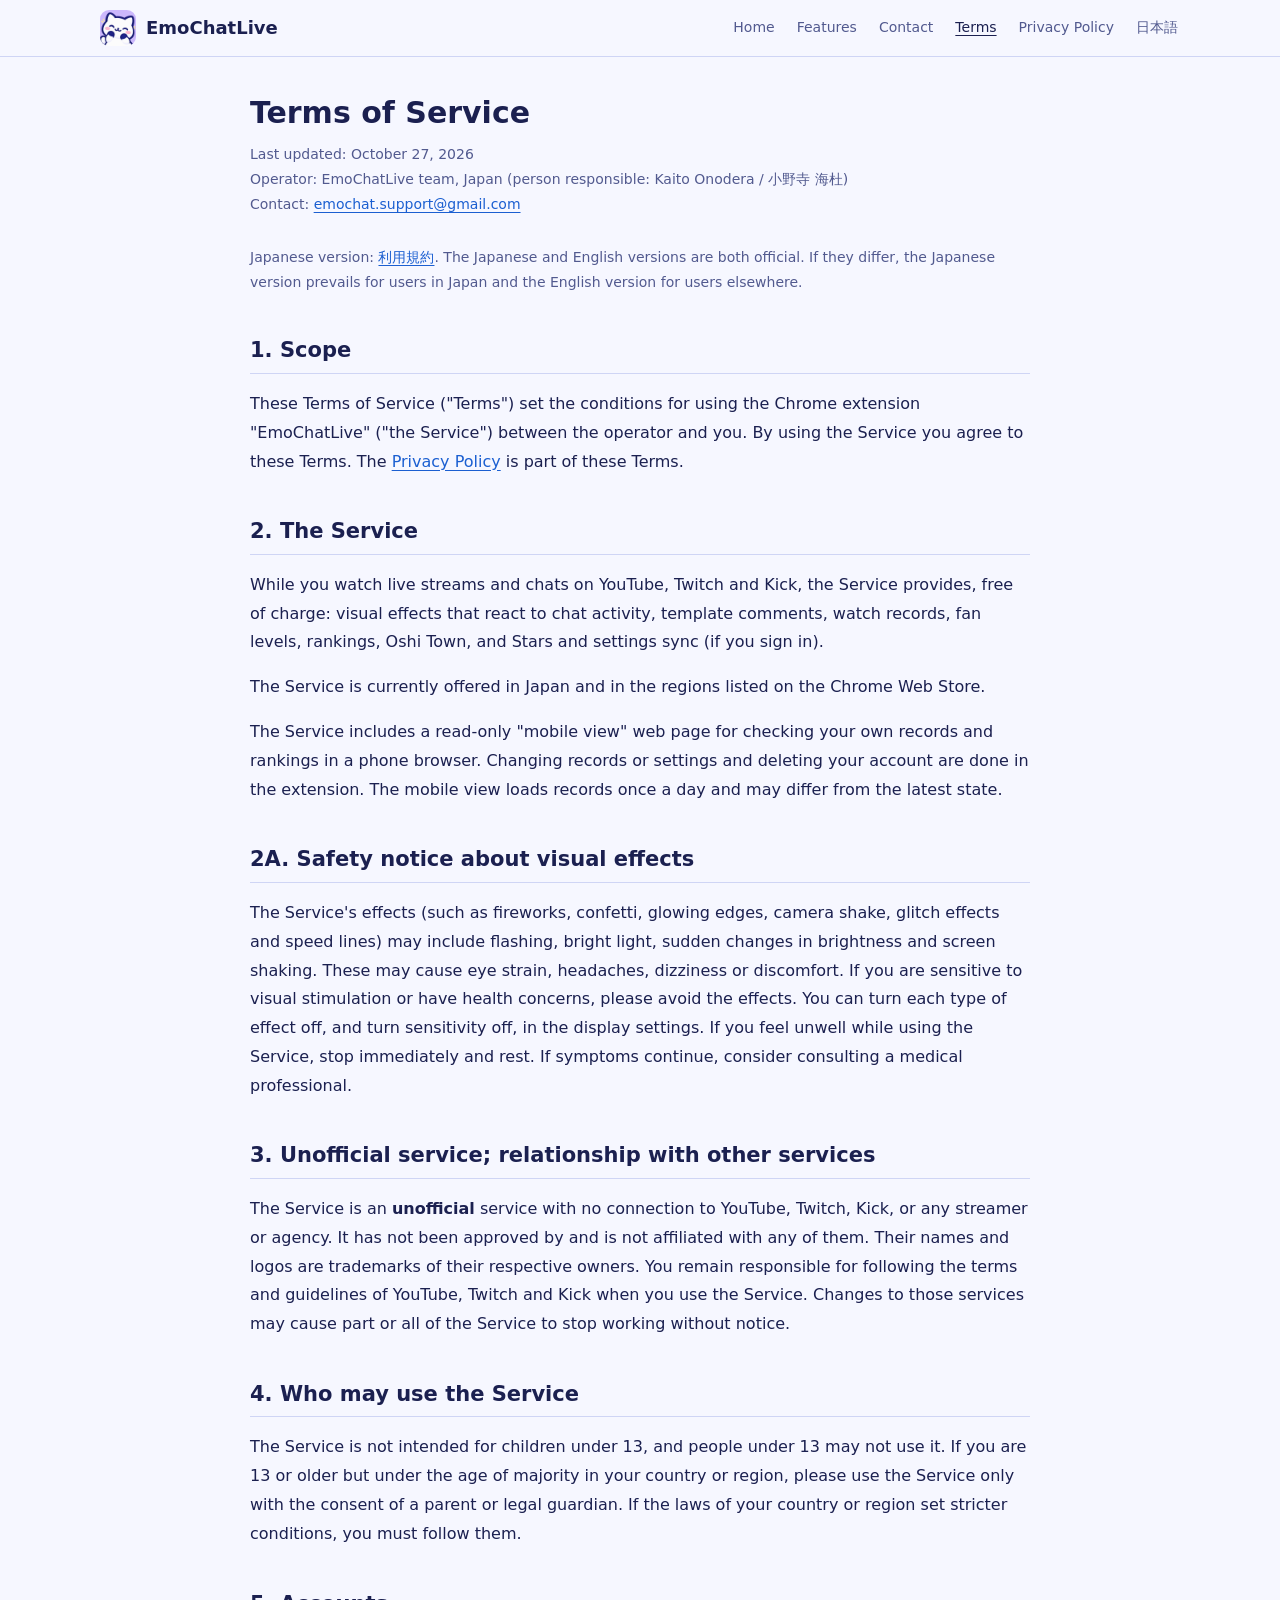
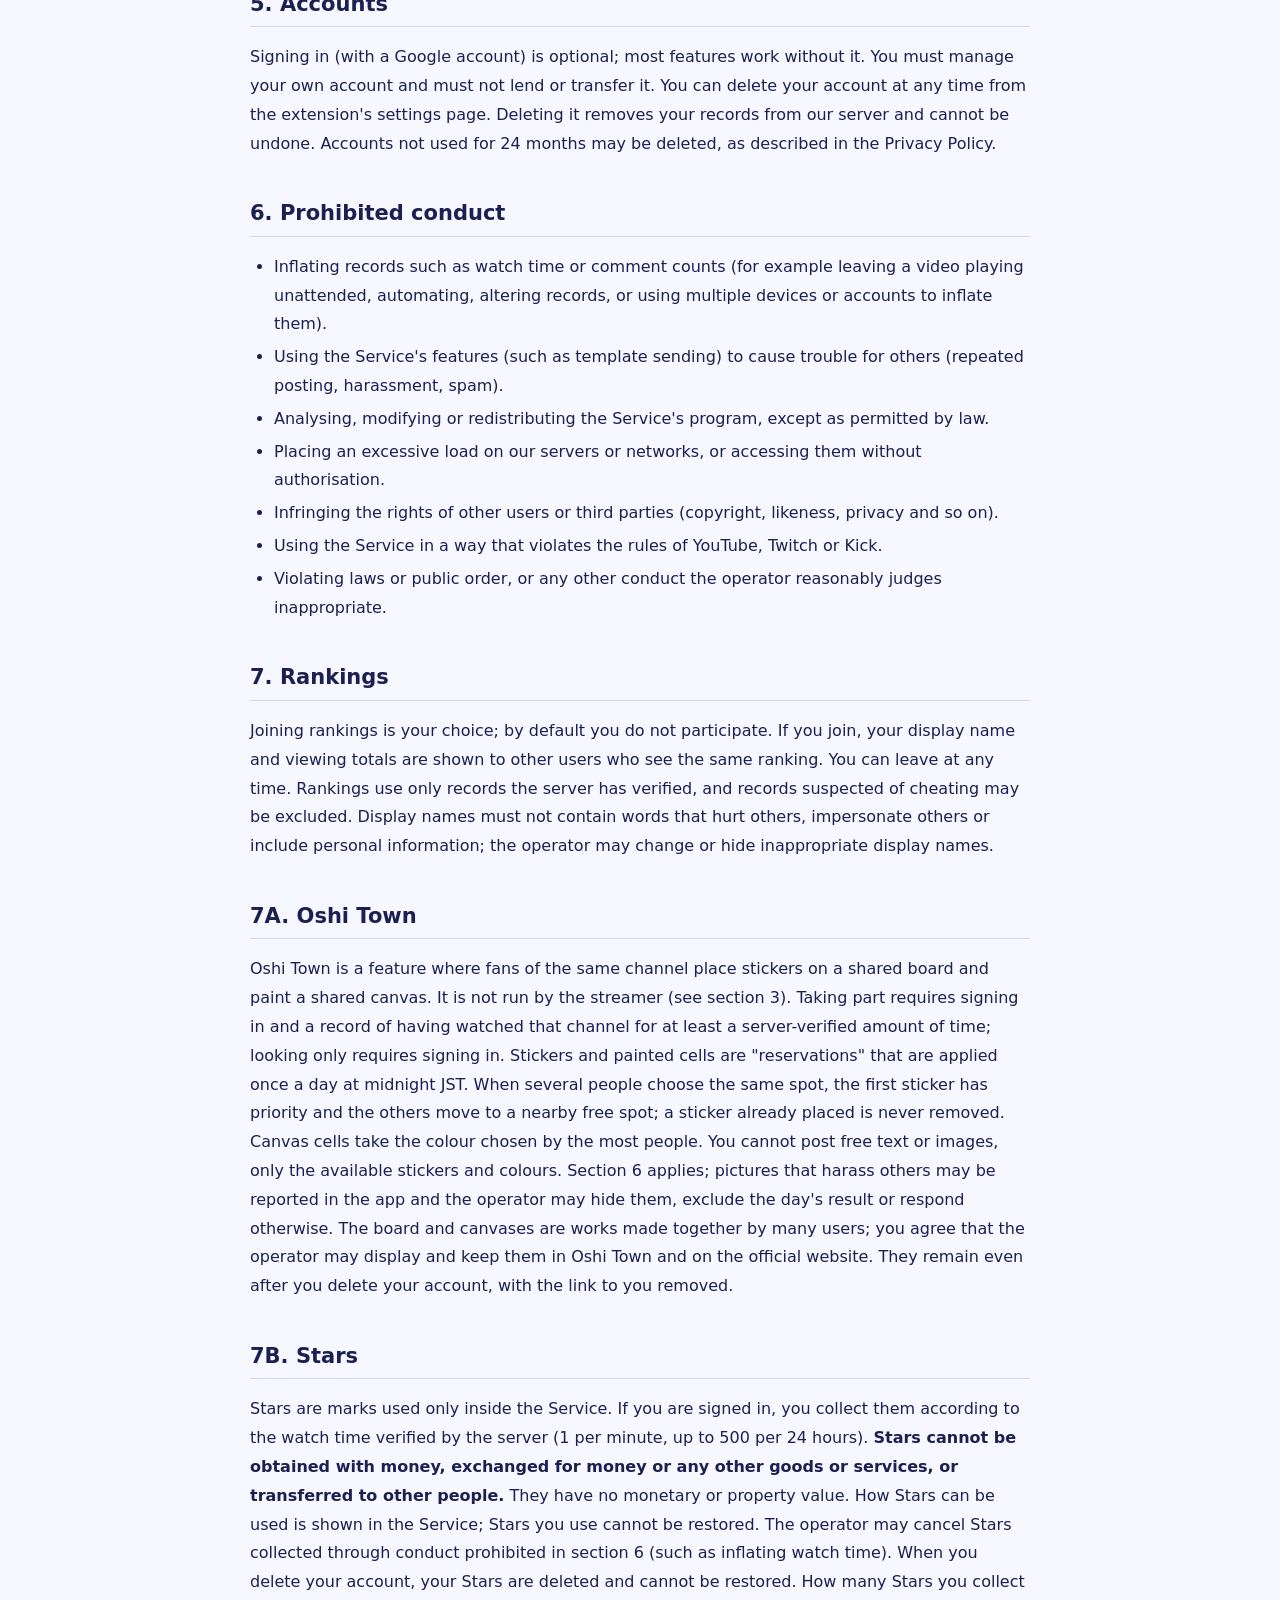
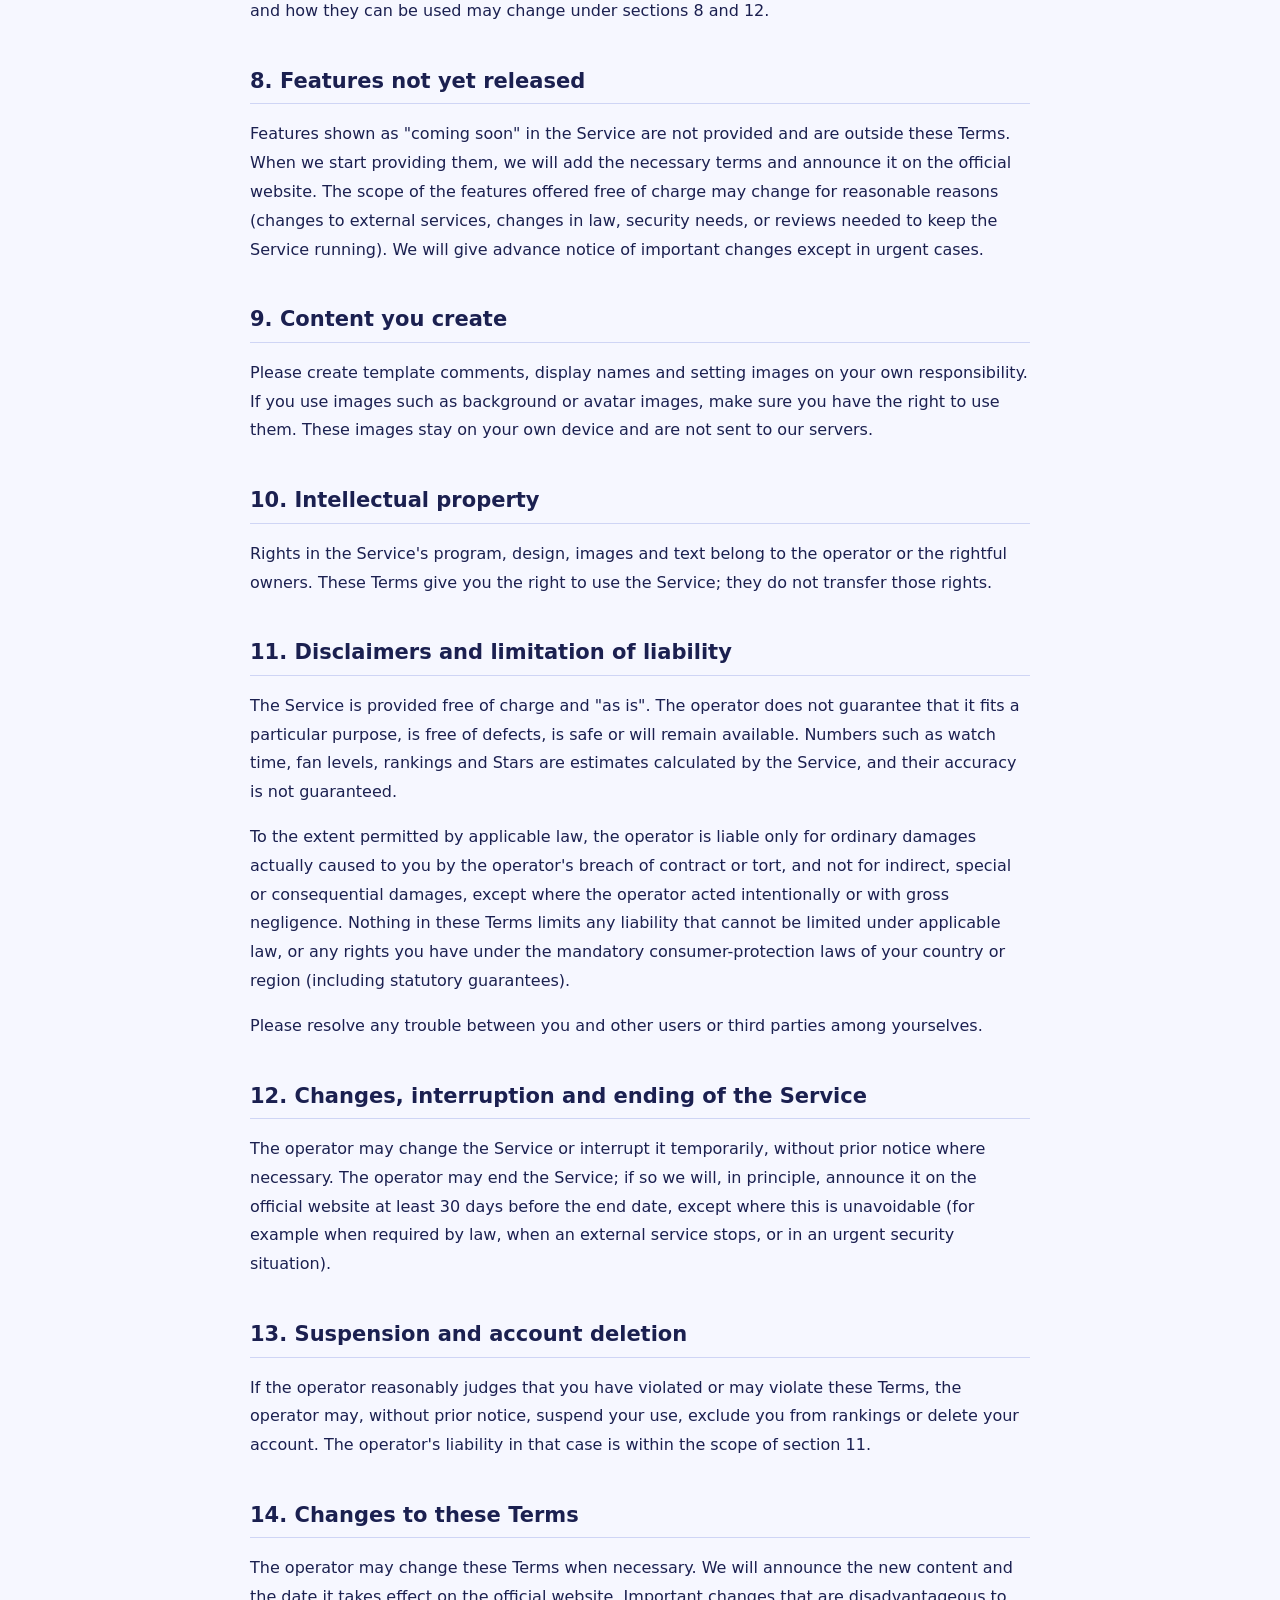
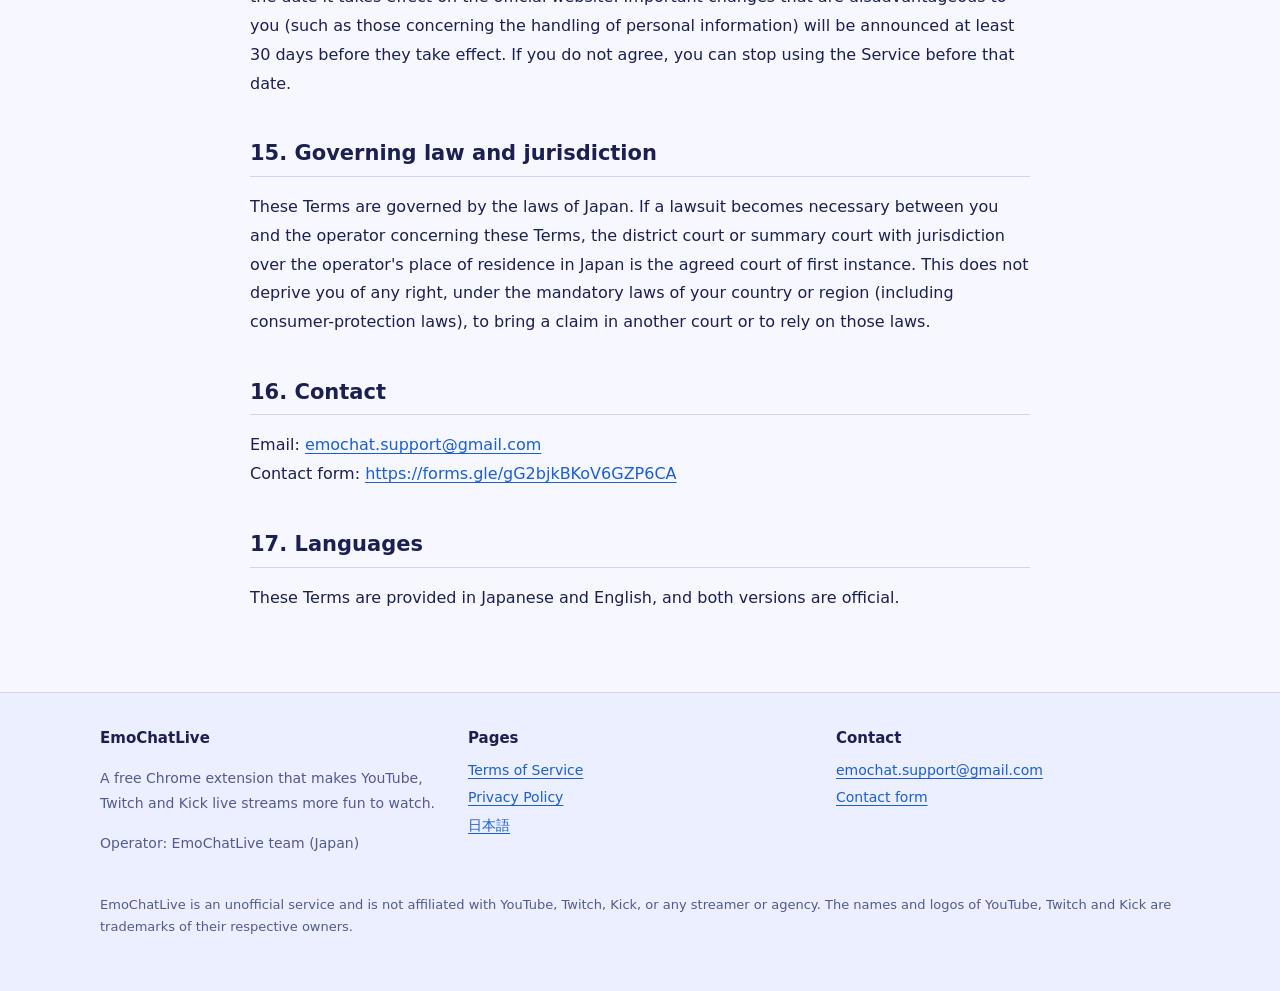
<file: en/terms.html>
<!doctype html>
<html lang="en">
<head>
<meta charset="utf-8">
<meta name="viewport" content="width=device-width, initial-scale=1">
<title>Terms of Service | EmoChatLive</title>
<meta name="description" content="Terms of Service of EmoChatLive, a free Chrome extension for YouTube, Twitch and Kick live streams.">
<meta property="og:title" content="Terms of Service | EmoChatLive">
<meta property="og:description" content="Terms of Service of EmoChatLive.">
<meta property="og:type" content="website">
<meta property="og:image" content="../assets/icon-512.png">
<meta name="theme-color" content="#0b1030">
<link rel="icon" type="image/png" href="../assets/favicon.png">
<link rel="apple-touch-icon" href="../assets/apple-touch-icon.png">
<link rel="alternate" hreflang="ja" href="https://shijou1019-netizen.github.io/emochatlive/terms.html">
<link rel="alternate" hreflang="en" href="https://shijou1019-netizen.github.io/emochatlive/en/terms.html">
<link rel="stylesheet" href="../assets/site.css">
</head>
<body>
<a class="skip" href="#main">Skip to content</a>
<header class="site-header">
  <div class="wrap">
    <a class="brand" href="index.html"><img src="../assets/apple-touch-icon.png" alt="" width="36" height="36">EmoChatLive</a>
    <nav class="site-nav" aria-label="Site menu"><a href="index.html">Home</a><a href="index.html#features">Features</a><a href="index.html#contact">Contact</a><a href="terms.html" aria-current="page">Terms</a><a href="privacy.html">Privacy Policy</a><a href="../terms.html" lang="ja">日本語</a></nav>
  </div>
</header>
<main id="main">

<div class="narrow doc">
  <h1>Terms of Service</h1>
  <p class="meta">Last updated: October 27, 2026<br>Operator: EmoChatLive team, Japan (person responsible: Kaito Onodera / 小野寺 海杜)<br>Contact: <a href="mailto:emochat.support@gmail.com">emochat.support@gmail.com</a></p>
  <p class="meta">Japanese version: <a href="../terms.html" lang="ja">利用規約</a>. The Japanese and English versions are both official. If they differ, the Japanese version prevails for users in Japan and the English version for users elsewhere.</p>

  <h2>1. Scope</h2>
  <p>These Terms of Service ("Terms") set the conditions for using the Chrome extension "EmoChatLive" ("the Service") between the operator and you. By using the Service you agree to these Terms. The <a href="privacy.html">Privacy Policy</a> is part of these Terms.</p>

  <h2>2. The Service</h2>
  <p>While you watch live streams and chats on YouTube, Twitch and Kick, the Service provides, free of charge: visual effects that react to chat activity, template comments, watch records, fan levels, rankings, Oshi Town, and Stars and settings sync (if you sign in).</p>
  <p>The Service is currently offered in Japan and in the regions listed on the Chrome Web Store.</p>
  <p>The Service includes a read-only "mobile view" web page for checking your own records and rankings in a phone browser. Changing records or settings and deleting your account are done in the extension. The mobile view loads records once a day and may differ from the latest state.</p>

  <h2>2A. Safety notice about visual effects</h2>
  <p>The Service's effects (such as fireworks, confetti, glowing edges, camera shake, glitch effects and speed lines) may include flashing, bright light, sudden changes in brightness and screen shaking. These may cause eye strain, headaches, dizziness or discomfort. If you are sensitive to visual stimulation or have health concerns, please avoid the effects. You can turn each type of effect off, and turn sensitivity off, in the display settings. If you feel unwell while using the Service, stop immediately and rest. If symptoms continue, consider consulting a medical professional.</p>

  <h2>3. Unofficial service; relationship with other services</h2>
  <p>The Service is an <strong>unofficial</strong> service with no connection to YouTube, Twitch, Kick, or any streamer or agency. It has not been approved by and is not affiliated with any of them. Their names and logos are trademarks of their respective owners. You remain responsible for following the terms and guidelines of YouTube, Twitch and Kick when you use the Service. Changes to those services may cause part or all of the Service to stop working without notice.</p>

  <h2>4. Who may use the Service</h2>
  <p>The Service is not intended for children under 13, and people under 13 may not use it. If you are 13 or older but under the age of majority in your country or region, please use the Service only with the consent of a parent or legal guardian. If the laws of your country or region set stricter conditions, you must follow them.</p>

  <h2>5. Accounts</h2>
  <p>Signing in (with a Google account) is optional; most features work without it. You must manage your own account and must not lend or transfer it. You can delete your account at any time from the extension's settings page. Deleting it removes your records from our server and cannot be undone. Accounts not used for 24 months may be deleted, as described in the Privacy Policy.</p>

  <h2>6. Prohibited conduct</h2>
  <ul>
    <li>Inflating records such as watch time or comment counts (for example leaving a video playing unattended, automating, altering records, or using multiple devices or accounts to inflate them).</li>
    <li>Using the Service's features (such as template sending) to cause trouble for others (repeated posting, harassment, spam).</li>
    <li>Analysing, modifying or redistributing the Service's program, except as permitted by law.</li>
    <li>Placing an excessive load on our servers or networks, or accessing them without authorisation.</li>
    <li>Infringing the rights of other users or third parties (copyright, likeness, privacy and so on).</li>
    <li>Using the Service in a way that violates the rules of YouTube, Twitch or Kick.</li>
    <li>Violating laws or public order, or any other conduct the operator reasonably judges inappropriate.</li>
  </ul>

  <h2>7. Rankings</h2>
  <p>Joining rankings is your choice; by default you do not participate. If you join, your display name and viewing totals are shown to other users who see the same ranking. You can leave at any time. Rankings use only records the server has verified, and records suspected of cheating may be excluded. Display names must not contain words that hurt others, impersonate others or include personal information; the operator may change or hide inappropriate display names.</p>

  <h2>7A. Oshi Town</h2>
  <p>Oshi Town is a feature where fans of the same channel place stickers on a shared board and paint a shared canvas. It is not run by the streamer (see section 3). Taking part requires signing in and a record of having watched that channel for at least a server-verified amount of time; looking only requires signing in. Stickers and painted cells are "reservations" that are applied once a day at midnight JST. When several people choose the same spot, the first sticker has priority and the others move to a nearby free spot; a sticker already placed is never removed. Canvas cells take the colour chosen by the most people. You cannot post free text or images, only the available stickers and colours. Section 6 applies; pictures that harass others may be reported in the app and the operator may hide them, exclude the day's result or respond otherwise. The board and canvases are works made together by many users; you agree that the operator may display and keep them in Oshi Town and on the official website. They remain even after you delete your account, with the link to you removed.</p>

  <h2>7B. Stars</h2>
  <p>Stars are marks used only inside the Service. If you are signed in, you collect them according to the watch time verified by the server (1 per minute, up to 500 per 24 hours). <strong>Stars cannot be obtained with money, exchanged for money or any other goods or services, or transferred to other people.</strong> They have no monetary or property value. How Stars can be used is shown in the Service; Stars you use cannot be restored. The operator may cancel Stars collected through conduct prohibited in section 6 (such as inflating watch time). When you delete your account, your Stars are deleted and cannot be restored. How many Stars you collect and how they can be used may change under sections 8 and 12.</p>

  <h2>8. Features not yet released</h2>
  <p>Features shown as "coming soon" in the Service are not provided and are outside these Terms. When we start providing them, we will add the necessary terms and announce it on the official website. The scope of the features offered free of charge may change for reasonable reasons (changes to external services, changes in law, security needs, or reviews needed to keep the Service running). We will give advance notice of important changes except in urgent cases.</p>

  <h2>9. Content you create</h2>
  <p>Please create template comments, display names and setting images on your own responsibility. If you use images such as background or avatar images, make sure you have the right to use them. These images stay on your own device and are not sent to our servers.</p>

  <h2>10. Intellectual property</h2>
  <p>Rights in the Service's program, design, images and text belong to the operator or the rightful owners. These Terms give you the right to use the Service; they do not transfer those rights.</p>

  <h2>11. Disclaimers and limitation of liability</h2>
  <p>The Service is provided free of charge and "as is". The operator does not guarantee that it fits a particular purpose, is free of defects, is safe or will remain available. Numbers such as watch time, fan levels, rankings and Stars are estimates calculated by the Service, and their accuracy is not guaranteed.</p>
  <p>To the extent permitted by applicable law, the operator is liable only for ordinary damages actually caused to you by the operator's breach of contract or tort, and not for indirect, special or consequential damages, except where the operator acted intentionally or with gross negligence. Nothing in these Terms limits any liability that cannot be limited under applicable law, or any rights you have under the mandatory consumer-protection laws of your country or region (including statutory guarantees).</p>
  <p>Please resolve any trouble between you and other users or third parties among yourselves.</p>

  <h2>12. Changes, interruption and ending of the Service</h2>
  <p>The operator may change the Service or interrupt it temporarily, without prior notice where necessary. The operator may end the Service; if so we will, in principle, announce it on the official website at least 30 days before the end date, except where this is unavoidable (for example when required by law, when an external service stops, or in an urgent security situation).</p>

  <h2>13. Suspension and account deletion</h2>
  <p>If the operator reasonably judges that you have violated or may violate these Terms, the operator may, without prior notice, suspend your use, exclude you from rankings or delete your account. The operator's liability in that case is within the scope of section 11.</p>

  <h2>14. Changes to these Terms</h2>
  <p>The operator may change these Terms when necessary. We will announce the new content and the date it takes effect on the official website. Important changes that are disadvantageous to you (such as those concerning the handling of personal information) will be announced at least 30 days before they take effect. If you do not agree, you can stop using the Service before that date.</p>

  <h2>15. Governing law and jurisdiction</h2>
  <p>These Terms are governed by the laws of Japan. If a lawsuit becomes necessary between you and the operator concerning these Terms, the district court or summary court with jurisdiction over the operator's place of residence in Japan is the agreed court of first instance. This does not deprive you of any right, under the mandatory laws of your country or region (including consumer-protection laws), to bring a claim in another court or to rely on those laws.</p>

  <h2>16. Contact</h2>
  <p>Email: <a href="mailto:emochat.support@gmail.com">emochat.support@gmail.com</a><br>Contact form: <a href="https://forms.gle/gG2bjkBKoV6GZP6CA" rel="noopener">https://forms.gle/gG2bjkBKoV6GZP6CA</a></p>

  <h2>17. Languages</h2>
  <p>These Terms are provided in Japanese and English, and both versions are official.</p>
</div>

</main>
<footer class="site-footer">
  <div class="wrap">
    <div class="cols">
      <div>
        <h2>EmoChatLive</h2>
        <p>A free Chrome extension that makes YouTube, Twitch and Kick live streams more fun to watch.</p>
        <p>Operator: EmoChatLive team (Japan)</p>
      </div>
      <div>
        <h2>Pages</h2>
        <ul>
          <li><a href="terms.html">Terms of Service</a></li>
          <li><a href="privacy.html">Privacy Policy</a></li>
          <li><a href="../terms.html" lang="ja">日本語</a></li>
        </ul>
      </div>
      <div>
        <h2>Contact</h2>
        <ul>
          <li><a href="mailto:emochat.support@gmail.com">emochat.support@gmail.com</a></li>
          <li><a href="https://forms.gle/gG2bjkBKoV6GZP6CA" rel="noopener">Contact form</a></li>
        </ul>
      </div>
    </div>
    <p class="legal-note">EmoChatLive is an unofficial service and is not affiliated with YouTube, Twitch, Kick, or any streamer or agency. The names and logos of YouTube, Twitch and Kick are trademarks of their respective owners.</p>
  </div>
</footer>
</body>
</html>
</file>
<file: assets/site.css>
/* えもちゃ 公式サイト（静的サイト）。外部のフォント・スクリプトは使わない */
:root {
  --bg: #0b1030;
  --bg-2: #121845;
  --surface: #171e52;
  --surface-2: #1d2560;
  --border: #323c86;
  --text: #eef0ff;
  --muted: #aab1e0;
  --link: #8fd3ff;
  --accent: #ff7ac8;
  --accent-2: #8f7bff;
  --accent-3: #46d9ff;
  --ok: #7be3a7;
  --todo-bg: #fff3b0;
  --todo-text: #4a3b00;
  --todo-border: #d4a900;
  --radius: 14px;
  --shadow: 0 8px 30px rgba(0, 0, 0, 0.35);
}
@media (prefers-color-scheme: light) {
  :root {
    --bg: #f6f7ff;
    --bg-2: #ecefff;
    --surface: #ffffff;
    --surface-2: #f1f3ff;
    --border: #cfd5f5;
    --text: #1b2050;
    --muted: #525a8f;
    --link: #1b5fd1;
    --accent: #d2308f;
    --accent-2: #5b46e0;
    --accent-3: #0a8fc2;
    --ok: #17794a;
    --shadow: 0 8px 24px rgba(40, 50, 120, 0.12);
  }
}

* { box-sizing: border-box; }
html { scroll-behavior: smooth; -webkit-text-size-adjust: 100%; }
body {
  margin: 0;
  background: var(--bg);
  color: var(--text);
  font-family: "Hiragino Kaku Gothic ProN", "Hiragino Sans", "Noto Sans JP", "Yu Gothic UI", "Yu Gothic", Meiryo, system-ui, sans-serif;
  font-size: 16px;
  line-height: 1.8;
}
a { color: var(--link); text-underline-offset: 3px; }
a:hover { text-decoration-thickness: 2px; }
a:focus-visible, .btn:focus-visible { outline: 3px solid var(--accent-3); outline-offset: 2px; border-radius: 4px; }
img { max-width: 100%; height: auto; }
.wrap { width: min(1080px, 100% - 32px); margin-inline: auto; }
.narrow { width: min(780px, 100% - 32px); margin-inline: auto; }
.skip { position: absolute; left: -999px; top: 0; background: var(--surface); color: var(--text); padding: 8px 12px; z-index: 10; }
.skip:focus { left: 8px; top: 8px; }

/* ヘッダー */
.site-header { border-bottom: 1px solid var(--border); background: color-mix(in srgb, var(--bg) 92%, transparent); position: sticky; top: 0; z-index: 5; backdrop-filter: blur(8px); }
.site-header .wrap { display: flex; align-items: center; justify-content: space-between; gap: 16px; padding-block: 10px; flex-wrap: wrap; }
.brand { display: flex; align-items: center; gap: 10px; color: var(--text); text-decoration: none; font-weight: 700; font-size: 18px; }
.brand img { width: 36px; height: 36px; border-radius: 9px; }
.site-nav { display: flex; gap: 4px 18px; flex-wrap: wrap; font-size: 14px; }
.site-nav a { color: var(--muted); text-decoration: none; padding: 4px 2px; }
.site-nav a:hover, .site-nav a[aria-current="page"] { color: var(--text); text-decoration: underline; }

/* ヒーロー */
.hero { background: radial-gradient(900px 400px at 85% -10%, color-mix(in srgb, var(--accent-2) 35%, transparent), transparent), radial-gradient(700px 360px at 5% 0%, color-mix(in srgb, var(--accent) 22%, transparent), transparent); padding: 56px 0 48px; }
.hero .wrap { display: grid; grid-template-columns: 1.4fr 1fr; gap: 32px; align-items: center; }
.hero h1 { font-size: clamp(30px, 5vw, 46px); line-height: 1.25; margin: 0 0 12px; }
.hero h1 .grad { background: linear-gradient(90deg, var(--accent), var(--accent-2), var(--accent-3)); -webkit-background-clip: text; background-clip: text; color: transparent; }
.hero p.lead { font-size: 18px; color: var(--muted); margin: 0 0 20px; }
.hero .icon { justify-self: center; width: min(280px, 70%); border-radius: 28%; box-shadow: var(--shadow); }
.btn { display: inline-block; padding: 12px 22px; border-radius: 999px; text-decoration: none; font-weight: 700; border: 2px solid transparent; }
.btn.primary { background: linear-gradient(90deg, var(--accent), var(--accent-2)); color: #fff; }
.btn.ghost { border-color: var(--border); color: var(--text); background: var(--surface); }
.btn[aria-disabled="true"] { opacity: 0.85; cursor: default; }
.cta { display: flex; gap: 12px; flex-wrap: wrap; align-items: center; }
.note { color: var(--muted); font-size: 14px; }

/* スマホでご覧の方へ（2026-10-27）: 拡張機能は PC の Chrome にしか入れられないので、スマホ・タブレットで来た人にだけ出す。script は使わない */
.phone-note { display: none; margin: 18px 0 0; padding: 14px 16px; border-radius: var(--radius); background: var(--surface); border: 2px solid var(--accent); }
.phone-note p { margin: 0 0 10px; font-size: 15px; line-height: 1.7; }
.phone-note p:last-child { margin-bottom: 0; }
.phone-note .phone-title { font-weight: 700; color: var(--accent); }
@media (hover: none) and (pointer: coarse), (max-width: 640px) { .phone-note { display: block; } }

/* セクション */
section.block { padding: 48px 0; border-top: 1px solid var(--border); }
section.block h2 { font-size: 26px; margin: 0 0 8px; }
section.block > .wrap > p.sub, section.block > .narrow > p.sub { color: var(--muted); margin: 0 0 24px; }
.cards { display: grid; grid-template-columns: repeat(auto-fit, minmax(240px, 1fr)); gap: 16px; }
.card { background: var(--surface); border: 1px solid var(--border); border-radius: var(--radius); padding: 18px 20px; box-shadow: var(--shadow); }
.card h3 { margin: 0 0 6px; font-size: 18px; }
.card p { margin: 0; color: var(--muted); font-size: 15px; line-height: 1.7; }
ul.check { list-style: none; padding: 0; margin: 0; display: grid; gap: 8px; }
ul.check li { padding-left: 28px; position: relative; }
ul.check li::before { content: "✓"; position: absolute; left: 4px; color: var(--ok); font-weight: 700; }

/* 料金 */
.plans { display: grid; grid-template-columns: repeat(auto-fit, minmax(230px, 1fr)); gap: 16px; align-items: stretch; }
.plan { background: var(--surface); border: 2px solid var(--border); border-radius: var(--radius); padding: 22px 20px; display: flex; flex-direction: column; gap: 6px; position: relative; }
.plan.recommended { border-color: var(--accent); box-shadow: var(--shadow); }
.plan .badge { position: absolute; top: -13px; right: 16px; background: var(--accent); color: #fff; font-size: 13px; font-weight: 700; padding: 2px 12px; border-radius: 999px; }
.plan h3 { margin: 0; font-size: 18px; }
.plan .price { font-size: 32px; font-weight: 800; line-height: 1.2; }
.plan .price small { font-size: 14px; font-weight: 500; color: var(--muted); }
.plan .detail { color: var(--muted); font-size: 14px; margin: 0; }
.fineprint { color: var(--muted); font-size: 14px; margin-top: 16px; }

/* 表（特商法） */
table.legal { width: 100%; border-collapse: collapse; background: var(--surface); border: 1px solid var(--border); border-radius: var(--radius); overflow: hidden; }
table.legal th, table.legal td { text-align: left; vertical-align: top; padding: 14px 16px; border-bottom: 1px solid var(--border); }
table.legal th { width: 12em; background: var(--surface-2); font-weight: 700; }
table.legal tr:last-child th, table.legal tr:last-child td { border-bottom: 0; }
table.legal td > :first-child { margin-top: 0; }
table.legal td > :last-child { margin-bottom: 0; }
@media (max-width: 640px) {
  .hero .wrap { grid-template-columns: 1fr; }
  .hero .icon { order: -1; width: 140px; }
  table.legal, table.legal tbody, table.legal tr, table.legal th, table.legal td { display: block; width: 100%; }
  table.legal th { border-bottom: 0; padding-bottom: 4px; }
}

/* 文書ページ */
.doc { padding: 36px 0 64px; }
.doc h1 { font-size: 30px; margin: 0 0 8px; line-height: 1.35; }
.doc .meta { color: var(--muted); font-size: 14px; margin: 0 0 28px; }
.doc h2 { font-size: 21px; margin: 40px 0 8px; padding-bottom: 6px; border-bottom: 1px solid var(--border); line-height: 1.5; }
.doc h3 { font-size: 17px; margin: 24px 0 6px; }
.doc ol, .doc ul { padding-left: 1.5em; }
.doc li { margin: 4px 0; }
.doc table { width: 100%; border-collapse: collapse; margin: 12px 0; font-size: 15px; }
.doc table th, .doc table td { border: 1px solid var(--border); padding: 8px 10px; text-align: left; vertical-align: top; }
.doc table th { background: var(--surface-2); }
.doc .scroll { overflow-x: auto; }
.toc { background: var(--surface); border: 1px solid var(--border); border-radius: var(--radius); padding: 14px 20px; margin: 0 0 24px; font-size: 15px; }
.toc strong { display: block; margin-bottom: 4px; }
.toc ol { columns: 2; column-gap: 28px; margin: 0; }
@media (max-width: 640px) { .toc ol { columns: 1; } }

/* 公開前に人間が確定する箇所（公開前に、このクラスの要素をすべて確定して、取り除く） */
.todo { background: var(--todo-bg); color: var(--todo-text); border: 1px dashed var(--todo-border); border-radius: 4px; padding: 0 4px; }
.draft-banner { background: var(--todo-bg); color: var(--todo-text); border-bottom: 2px solid var(--todo-border); padding: 8px 16px; text-align: center; font-size: 14px; font-weight: 700; }

/* フッター */
.site-footer { border-top: 1px solid var(--border); background: var(--bg-2); padding: 32px 0 40px; color: var(--muted); font-size: 14px; }
.site-footer .cols { display: grid; grid-template-columns: repeat(auto-fit, minmax(220px, 1fr)); gap: 24px; }
.site-footer h2 { font-size: 15px; color: var(--text); margin: 0 0 6px; }
.site-footer ul { list-style: none; margin: 0; padding: 0; }
.site-footer li { margin: 2px 0; }
.site-footer .legal-note { margin-top: 24px; font-size: 13px; line-height: 1.7; }

@media (prefers-reduced-motion: reduce) { html { scroll-behavior: auto; } }

@media (max-width: 640px) { .site-header { position: static; } }
</file>
